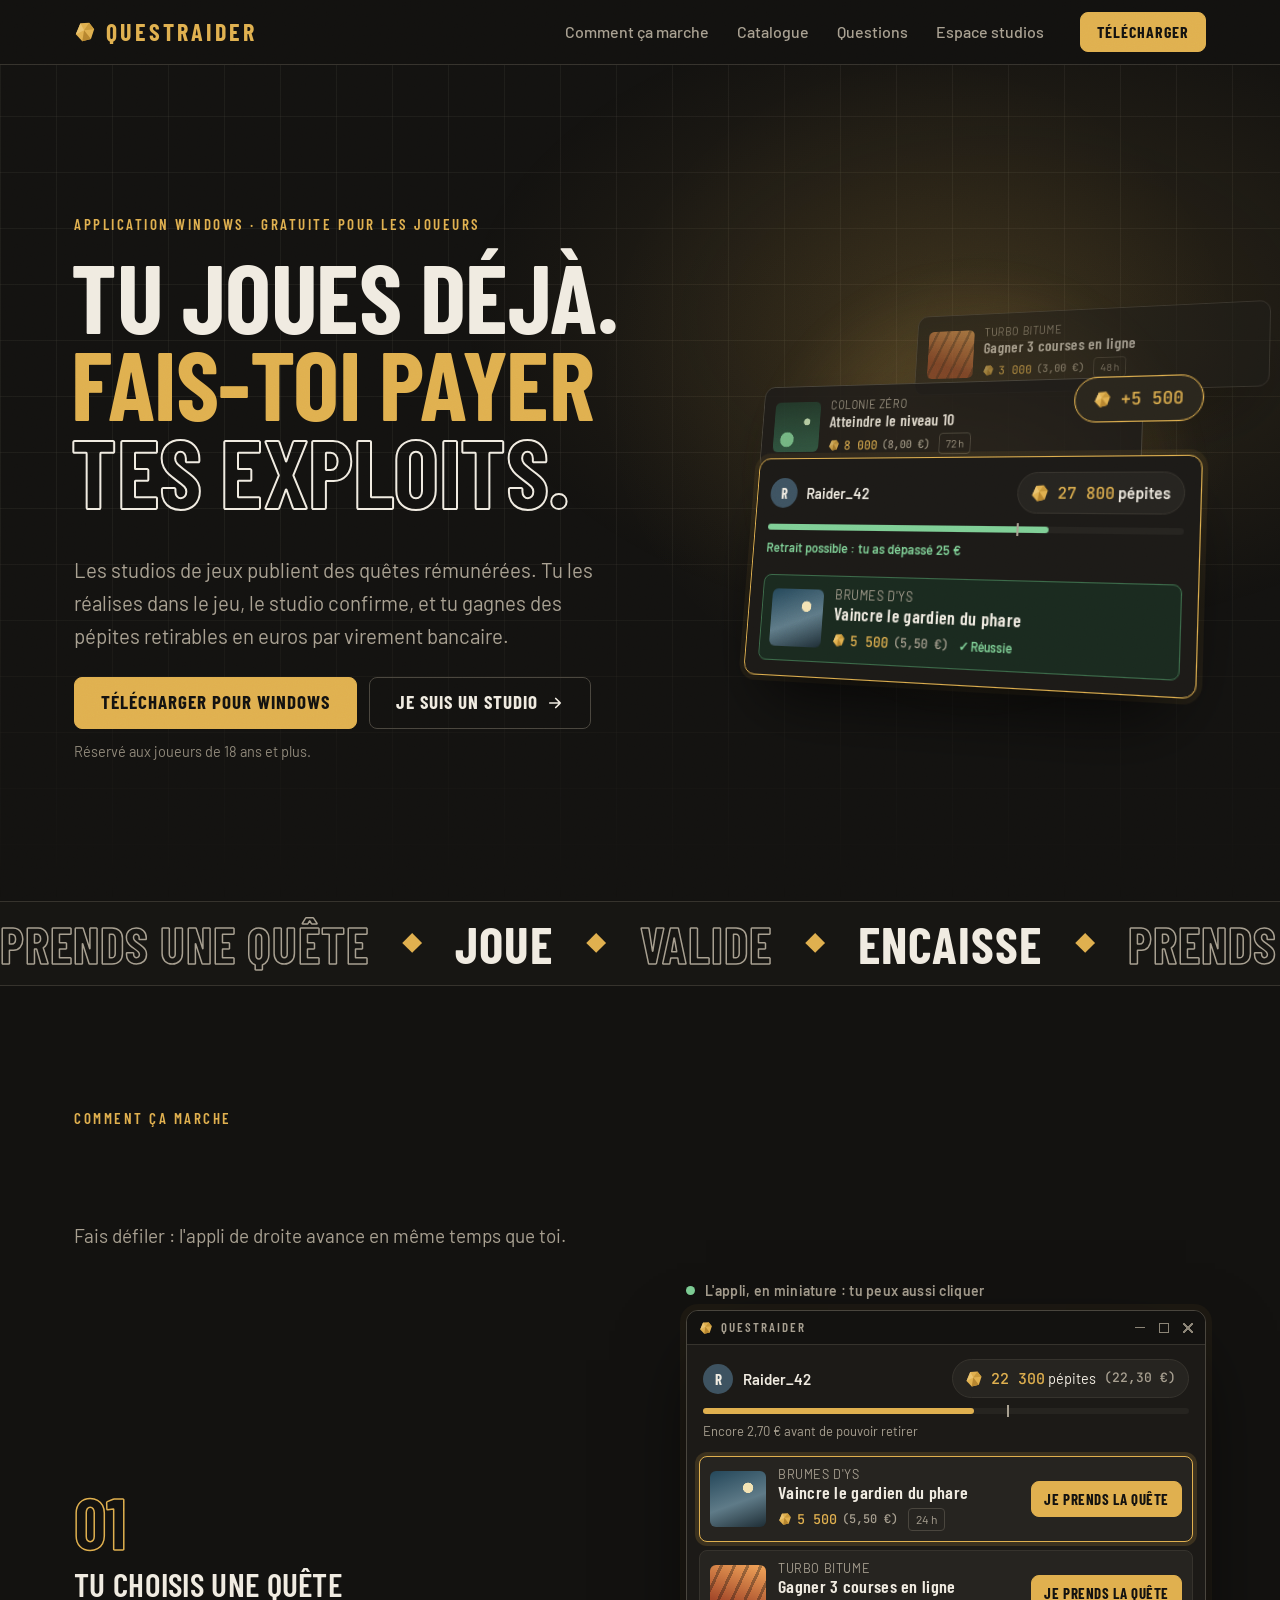
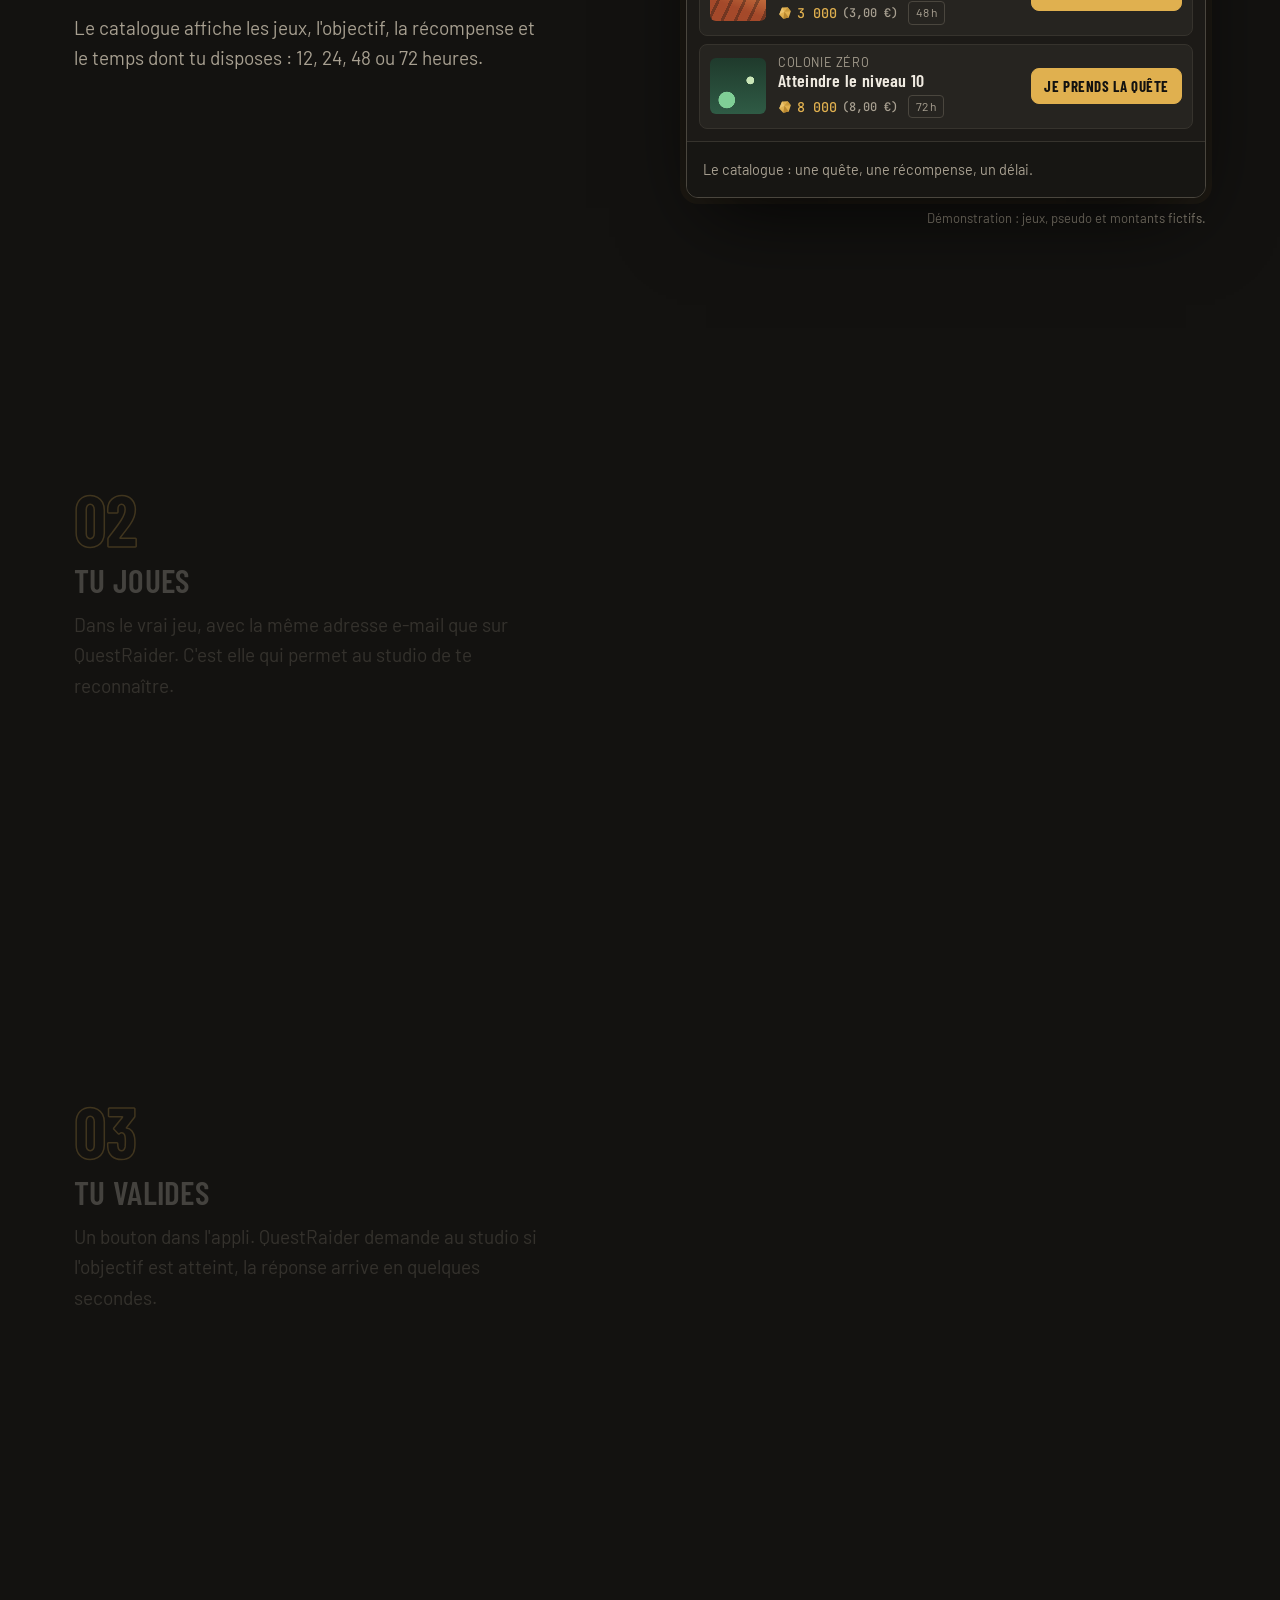
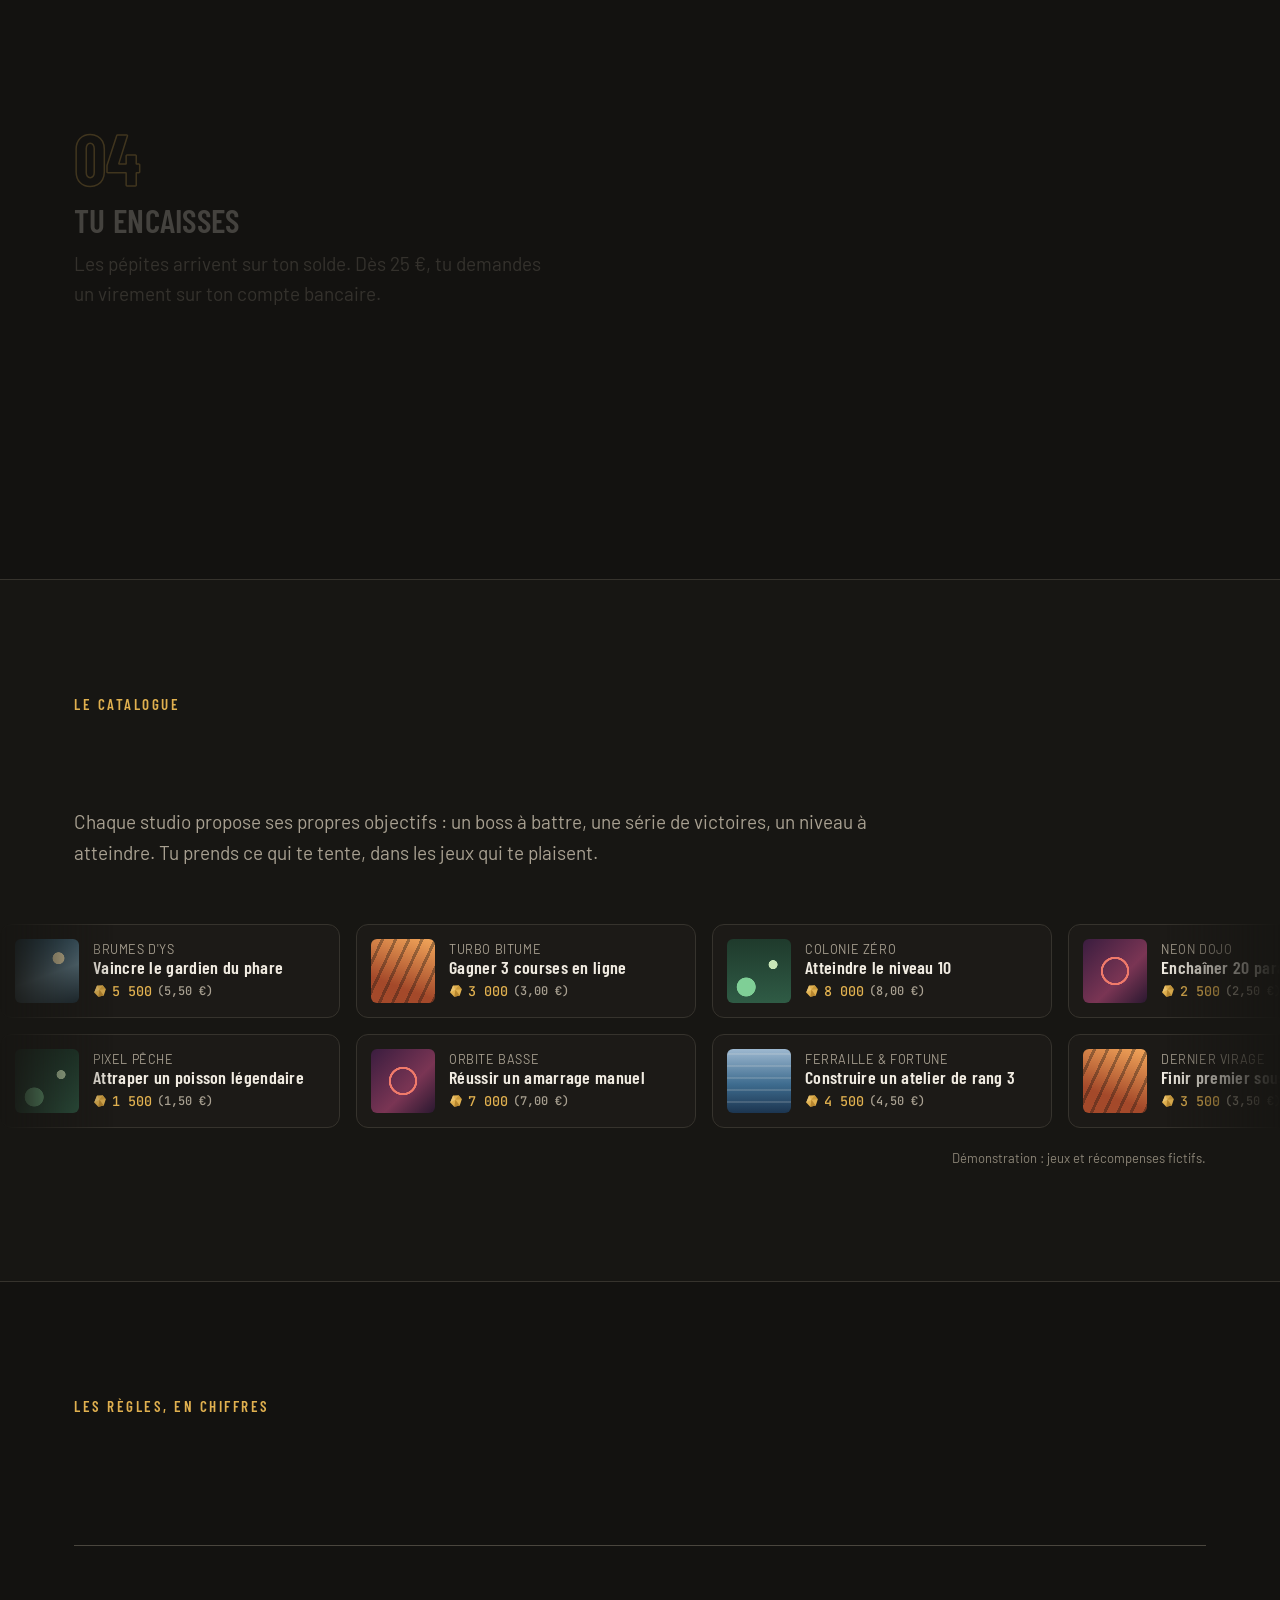
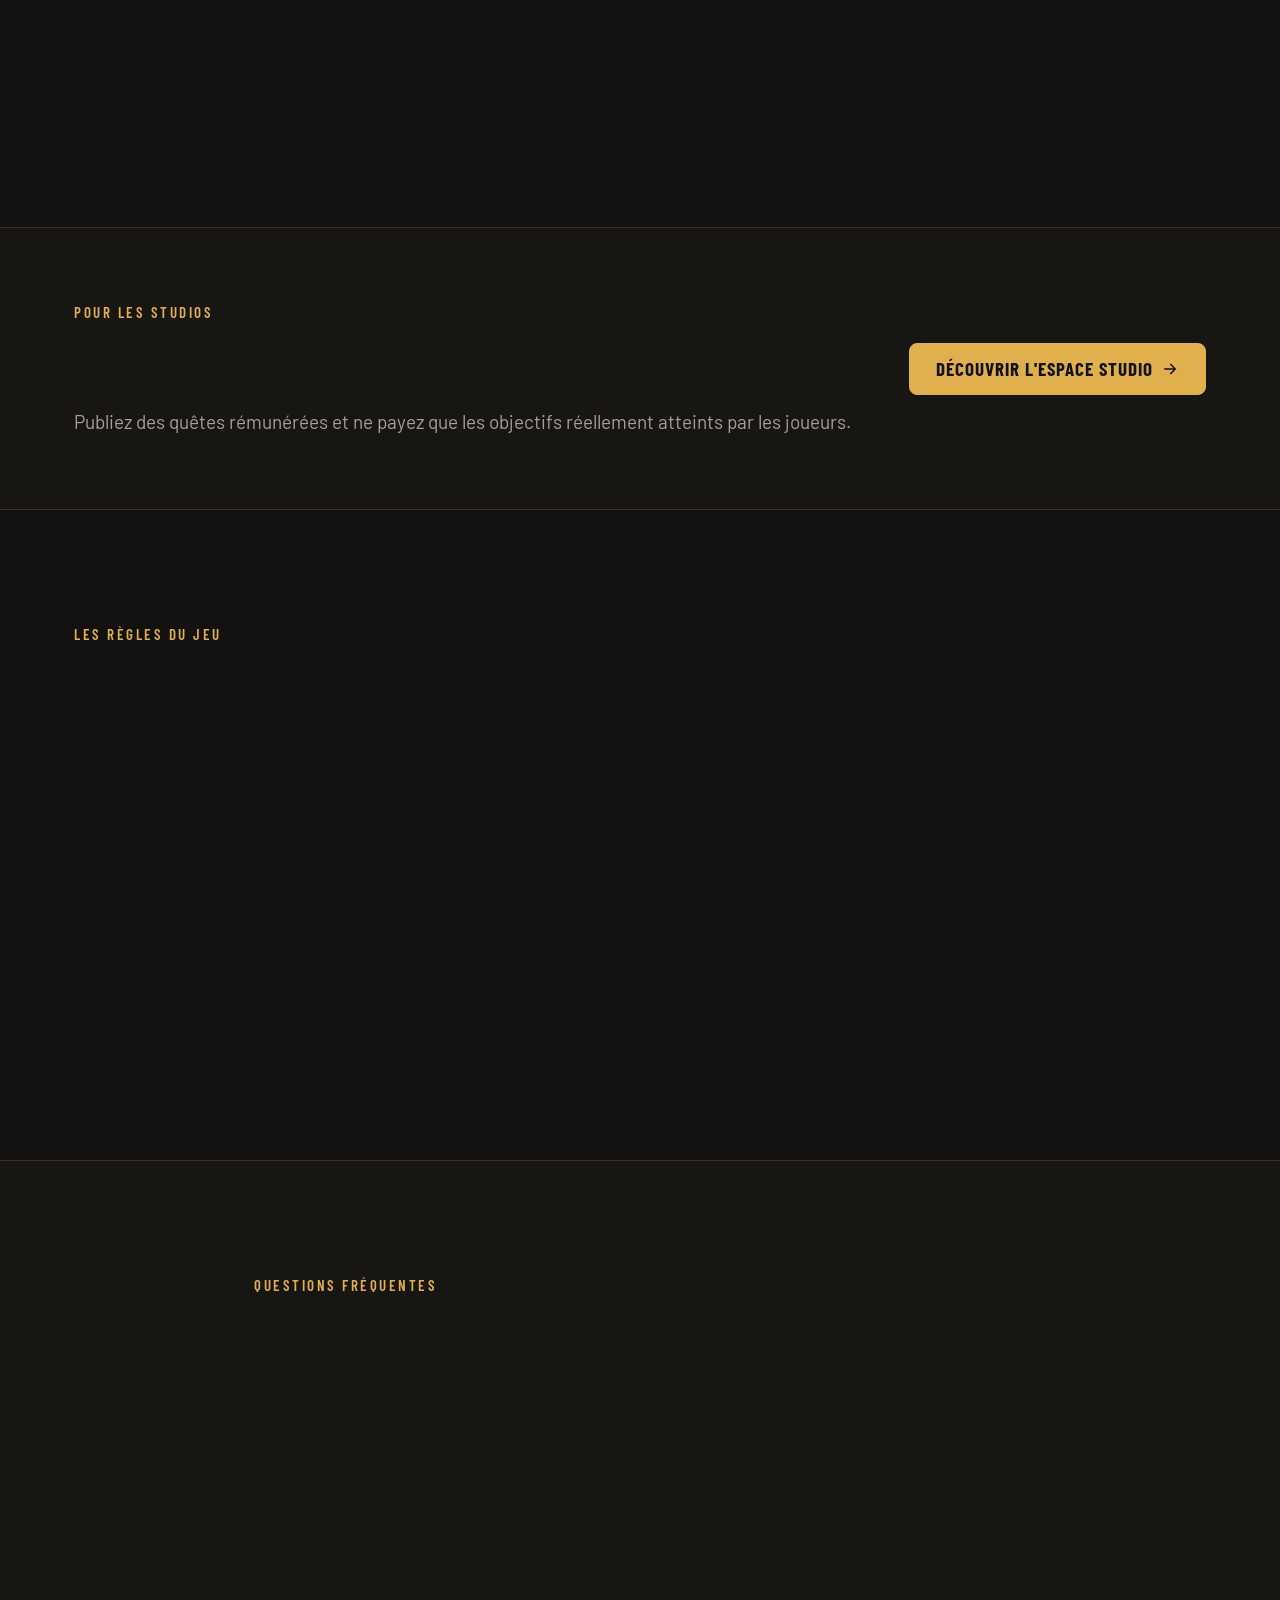
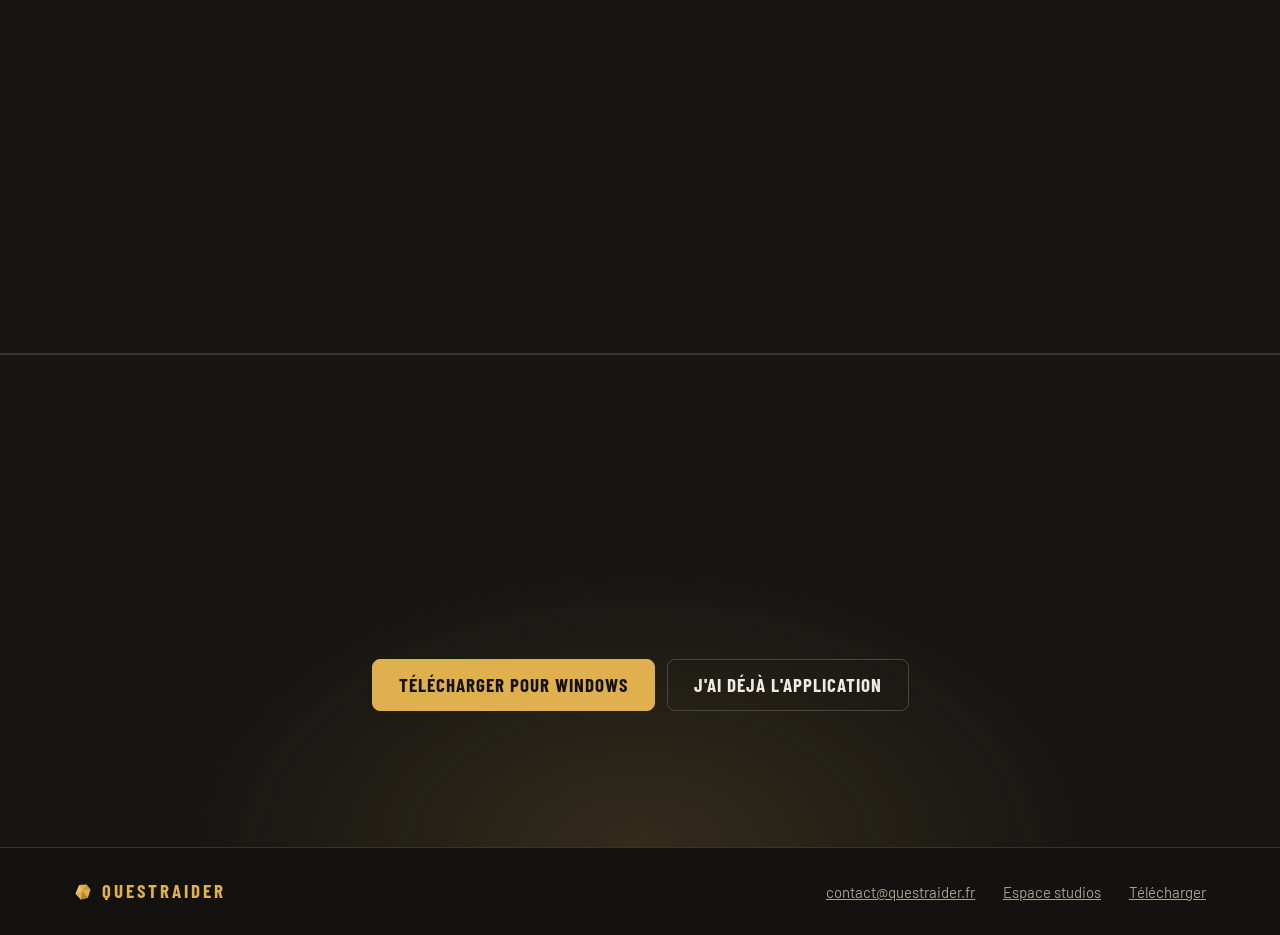
<file: index.html>
<!doctype html>
<html lang="fr">
<head>
<meta charset="utf-8">
<meta name="viewport" content="width=device-width, initial-scale=1">
<title>QuestRaider — Gagne de l'argent en jouant à tes jeux PC</title>
<meta name="description" content="Réalise des quêtes rémunérées dans tes jeux PC et gagne des pépites, retirables en euros par virement bancaire. Application Windows gratuite pour les joueurs.">
<meta name="theme-color" content="#131210">
<meta http-equiv="Content-Security-Policy" content="default-src 'self'; img-src 'self' data:; style-src 'self'; script-src 'self'; font-src 'self'; base-uri 'self'; form-action 'none'">
<link rel="canonical" href="https://questraider.fr/">
<meta property="og:type" content="website">
<meta property="og:site_name" content="QuestRaider">
<meta property="og:url" content="https://questraider.fr/">
<meta property="og:title" content="QuestRaider — Gagne de l'argent en jouant à tes jeux PC">
<meta property="og:description" content="Les studios publient des quêtes rémunérées. Tu les réalises dans le jeu, tu gagnes des pépites, tu les retires en euros.">
<meta property="og:image" content="https://questraider.fr/assets/img/partage.png">
<meta property="og:image:width" content="1200">
<meta property="og:image:height" content="630">
<meta property="og:image:alt" content="QuestRaider : des quêtes payées dans tes jeux">
<meta property="og:locale" content="fr_FR">
<meta name="twitter:card" content="summary_large_image">
<script type="application/ld+json">{"@context":"https://schema.org","@graph":[{"@type":"Organization","@id":"https://questraider.fr/#organisation","name":"QuestRaider","url":"https://questraider.fr/","logo":"https://questraider.fr/assets/img/logo.png","email":"contact@questraider.fr"},{"@type":"WebSite","@id":"https://questraider.fr/#site","url":"https://questraider.fr/","name":"QuestRaider","inLanguage":"fr-FR","publisher":{"@id":"https://questraider.fr/#organisation"}},{"@type":"SoftwareApplication","name":"QuestRaider","description":"Application qui permet de réaliser des quêtes rémunérées dans des jeux vidéo et de retirer ses gains en euros.","operatingSystem":"Windows","applicationCategory":"GameApplication","downloadUrl":"https://questraider.fr/telecharger/","offers":{"@type":"Offer","price":"0","priceCurrency":"EUR"},"publisher":{"@id":"https://questraider.fr/#organisation"}},{"@type":"FAQPage","mainEntity":[{"@type":"Question","name":"C'est quoi, une pépite ?","acceptedAnswer":{"@type":"Answer","text":"C'est l'unité de compte de QuestRaider. 1 000 pépites valent 1 €. L'appli affiche toujours les deux : « 27 300 pépites (27,30 €) »."}},{"@type":"Question","name":"Comment je récupère mon argent ?","acceptedAnswer":{"@type":"Answer","text":"Dès que ton solde atteint 25 €, tu demandes un retrait dans l'appli. Tu indiques ton identité et ton IBAN, tu déposes une pièce d'identité, et l'équipe fait le virement sur ton compte bancaire."}},{"@type":"Question","name":"Qui peut s'inscrire comme joueur ?","acceptedAnswer":{"@type":"Answer","text":"Toute personne de 18 ans ou plus, avec un PC sous Windows (64 bits)."}},{"@type":"Question","name":"Comment QuestRaider sait que j'ai réussi ?","acceptedAnswer":{"@type":"Answer","text":"Il le demande au serveur du jeu, qui te reconnaît grâce à ton adresse e-mail. Utilise donc la même adresse sur QuestRaider et sur ton compte de jeu."}},{"@type":"Question","name":"Et si le jeu dit que ce n'est pas encore réussi ?","acceptedAnswer":{"@type":"Answer","text":"Tu gardes ta place. Tu peux revalider 5 minutes plus tard, tant que le délai de la quête n'est pas écoulé. Passé ce délai, la place est libérée."}},{"@type":"Question","name":"Est-ce que c'est gratuit ?","acceptedAnswer":{"@type":"Answer","text":"Oui. L'application est gratuite pour les joueurs : ce sont les studios qui financent les récompenses des quêtes."}}]}]}</script>
<link rel="icon" href="/favicon.svg" type="image/svg+xml">
<link rel="preload" href="/assets/fonts/barlow-condensed-latin-700-normal.woff2" as="font" type="font/woff2" crossorigin>
<link rel="stylesheet" href="/assets/css/style.css?v=993a941902">
<script src="/assets/js/main.js?v=88662238d5" defer></script>
<script src="/assets/js/fx.js?v=7b58a23a47" defer></script>
</head>
<body>
<a class="skip" href="#contenu">Aller au contenu</a>

<svg width="0" height="0" class="defs" aria-hidden="true" focusable="false">
  <symbol id="pepite" viewBox="0 0 24 24">
    <path d="M7 2.5 16.5 2 22 9l-3.5 10.5L9 22 2 14.5z" fill="#E0B04F"/>
    <path d="M7 2.5 11 10 2 14.5z" fill="#EAC36F"/>
    <path d="M11 10 16.5 2 22 9z" fill="#C9993B"/>
    <path d="M11 10 9 22l9.5-2.5z" fill="#B7862F"/>
  </symbol>
  <symbol id="check" viewBox="0 0 24 24"><path d="m5 12.5 4.5 4.5L19 7.5" fill="none" stroke="currentColor" stroke-width="2.6" stroke-linecap="round" stroke-linejoin="round"/></symbol>
  <symbol id="fleche" viewBox="0 0 24 24"><path d="M5 12h14m-6-6 6 6-6 6" fill="none" stroke="currentColor" stroke-width="2.2" stroke-linecap="round" stroke-linejoin="round"/></symbol>
</svg>

<header class="nav" id="haut">
  <div class="wrap nav__in">
    <a class="logo" href="#haut" aria-label="QuestRaider, haut de page"><svg width="22" height="22" aria-hidden="true"><use href="#pepite"/></svg>QuestRaider</a>
    <nav aria-label="Sections de la page">
      <ul class="nav__links">
        <li><a href="#joueurs">Comment ça marche</a></li>
        <li><a href="#catalogue">Catalogue</a></li>
        <li><a href="#questions">Questions</a></li>
        <li><a href="/studios/">Espace studios</a></li>
      </ul>
    </nav>
    <a class="btn btn--s" href="/telecharger/">Télécharger</a>
  </div>
</header>

<main id="contenu">

<!-- ───────────── Ouverture ───────────── -->
<section class="vitrine">
  <div class="hero__grid" aria-hidden="true"></div>
  <ul class="bulles" aria-hidden="true">
    <li><svg width="14" height="14"><use href="#pepite"/></svg>+5 500 <small>Brumes d'Ys</small></li>
    <li><svg width="14" height="14"><use href="#pepite"/></svg>+3 000 <small>Turbo Bitume</small></li>
    <li><svg width="14" height="14"><use href="#pepite"/></svg>+8 000 <small>Colonie Zéro</small></li>
    <li><svg width="14" height="14"><use href="#pepite"/></svg>+2 500 <small>Neon Dojo</small></li>
    <li><svg width="14" height="14"><use href="#pepite"/></svg>+6 000 <small>Les Sept Ports</small></li>
  </ul>
  <div class="wrap">
    <p class="kicker">Application Windows · gratuite pour les joueurs</p>
    <h1 class="titre">
      <span class="ligne l0"><span>Tu joues déjà.</span></span>
      <span class="ligne ligne--or l1"><span>Fais-toi payer</span></span>
      <span class="ligne ligne--trait l2"><span>tes exploits.</span></span>
    </h1>
    <div class="vitrine__bas">
      <div>
        <p class="lead">Les studios de jeux publient des quêtes rémunérées. Tu les réalises dans le jeu, le studio confirme, et tu gagnes des pépites retirables en euros par virement bancaire.</p>
        <div class="cta">
          <a class="btn" data-aimant href="/telecharger/">Télécharger pour Windows</a>
          <a class="btn btn--ghost" href="/studios/">Je suis un studio <svg width="18" height="18" aria-hidden="true"><use href="#fleche"/></svg></a>
        </div>
        <p class="small">Réservé aux joueurs de 18 ans et plus.</p>
      </div>
    </div>
    <div class="scene" aria-hidden="true">
      <div class="scene__plan">
        <div class="plaque plaque--fond"><div class="quete"><div class="quete__art quete__art--b"></div><div class="quete__txt"><p class="quete__jeu">Turbo Bitume</p><p class="quete__nom">Gagner 3 courses en ligne</p><p class="quete__meta"><span class="gain"><svg width="14" height="14"><use href="#pepite"/></svg>3 000 <small>(3,00 €)</small></span><span class="quete__delai">48 h</span></p></div></div></div>
        <div class="plaque plaque--milieu"><div class="quete"><div class="quete__art quete__art--c"></div><div class="quete__txt"><p class="quete__jeu">Colonie Zéro</p><p class="quete__nom">Atteindre le niveau 10</p><p class="quete__meta"><span class="gain"><svg width="14" height="14"><use href="#pepite"/></svg>8 000 <small>(8,00 €)</small></span><span class="quete__delai">72 h</span></p></div></div></div>
        <div class="plaque plaque--avant">
          <div class="plaque__tete"><span class="avatar">R</span><span>Raider_42</span><span class="solde"><svg width="18" height="18"><use href="#pepite"/></svg><span class="solde__n"><b>27 800</b> pépites</span></span></div>
          <div class="seuil is-ok"><div class="seuil__bar"><span class="plein"></span><i></i></div><p class="seuil__txt">Retrait possible : tu as dépassé 25 €</p></div>
          <div class="quete" data-etat="reussie"><div class="quete__art quete__art--a"></div><div class="quete__txt"><p class="quete__jeu">Brumes d'Ys</p><p class="quete__nom">Vaincre le gardien du phare</p><p class="quete__meta"><span class="gain"><svg width="14" height="14"><use href="#pepite"/></svg>5 500 <small>(5,50 €)</small></span><span class="quete__etat">✓ Réussie</span></p></div></div>
        </div>
        <div class="plaque plaque--jeton"><svg width="16" height="16"><use href="#pepite"/></svg>+5 500</div>
      </div>
    </div>
  </div>
</section>

<div class="defile" aria-hidden="true">
  <div class="defile__piste">
    <span>Prends une quête</span><i></i><span>Joue</span><i></i><span>Valide</span><i></i><span>Encaisse</span><i></i>
    <span>Prends une quête</span><i></i><span>Joue</span><i></i><span>Valide</span><i></i><span>Encaisse</span><i></i>
  </div>
</div>

<!-- ───────────── Récit : l'appli suit le défilement (aperçu 1) ───────────── -->
<section class="story" id="joueurs">
  <div class="wrap">
    <div class="story__tete">
      <p class="kicker">Comment ça marche</p>
      <h2 data-split>Quatre étapes, pas une de plus.</h2>
      <p class="chapo">Fais défiler : l'appli de droite avance en même temps que toi.</p>
    </div>
    <div class="story__in">
      <div class="story__pas">
        <article class="pas is-actif">
          <span class="pas__n" aria-hidden="true">01</span>
          <h3>Tu choisis une quête</h3>
          <p>Le catalogue affiche les jeux, l'objectif, la récompense et le temps dont tu disposes : 12, 24, 48 ou 72 heures.</p>
        </article>
        <article class="pas">
          <span class="pas__n" aria-hidden="true">02</span>
          <h3>Tu joues</h3>
          <p>Dans le vrai jeu, avec la même adresse e-mail que sur QuestRaider. C'est elle qui permet au studio de te reconnaître.</p>
        </article>
        <article class="pas">
          <span class="pas__n" aria-hidden="true">03</span>
          <h3>Tu valides</h3>
          <p>Un bouton dans l'appli. QuestRaider demande au studio si l'objectif est atteint, la réponse arrive en quelques secondes.</p>
        </article>
        <article class="pas">
          <span class="pas__n" aria-hidden="true">04</span>
          <h3>Tu encaisses</h3>
          <p>Les pépites arrivent sur ton solde. Dès 25 €, tu demandes un virement sur ton compte bancaire.</p>
        </article>
      </div>
      <div class="story__panneau">
        <div class="story__colle">
          <p class="demo-tag"><span class="pulse" aria-hidden="true"></span>L'appli, en miniature : tu peux aussi cliquer</p>
          <div class="app" id="demo-joueur">
        <div class="app__bar" aria-hidden="true">
          <span class="app__title"><svg width="14" height="14"><use href="#pepite"/></svg>QuestRaider</span>
          <span class="app__win"><i></i><i></i><i></i></span>
        </div>
        <div class="app__top">
          <div class="app__who"><span class="avatar" aria-hidden="true">R</span><span>Raider_42</span></div>
          <div class="solde" id="solde">
            <svg width="18" height="18" aria-hidden="true"><use href="#pepite"/></svg>
            <span class="solde__n"><b id="solde-pepites">22 300</b> pépites</span>
            <span class="solde__e" id="solde-euros">(22,30 €)</span>
          </div>
        </div>
        <div class="seuil">
          <div class="seuil__bar"><span id="seuil-fill"></span><i aria-hidden="true"></i></div>
          <p class="seuil__txt" id="seuil-txt">Encore 2,70 € avant de pouvoir retirer</p>
        </div>
        <ul class="quetes" id="quetes">
          <li class="quete" data-pepites="5500" data-etat="libre">
            <div class="quete__art quete__art--a" aria-hidden="true"></div>
            <div class="quete__txt">
              <p class="quete__jeu">Brumes d'Ys</p>
              <p class="quete__nom">Vaincre le gardien du phare</p>
              <p class="quete__meta"><span class="gain"><svg width="14" height="14" aria-hidden="true"><use href="#pepite"/></svg>5 500 <small>(5,50 €)</small></span><span class="quete__delai">24 h</span><span class="quete__etat"></span></p>
            </div>
            <button class="btn btn--xs quete__btn" type="button">Je prends la quête</button>
          </li>
          <li class="quete" data-pepites="3000" data-etat="libre">
            <div class="quete__art quete__art--b" aria-hidden="true"></div>
            <div class="quete__txt">
              <p class="quete__jeu">Turbo Bitume</p>
              <p class="quete__nom">Gagner 3 courses en ligne</p>
              <p class="quete__meta"><span class="gain"><svg width="14" height="14" aria-hidden="true"><use href="#pepite"/></svg>3 000 <small>(3,00 €)</small></span><span class="quete__delai">48 h</span><span class="quete__etat"></span></p>
            </div>
            <button class="btn btn--xs quete__btn" type="button">Je prends la quête</button>
          </li>
          <li class="quete" data-pepites="8000" data-etat="libre">
            <div class="quete__art quete__art--c" aria-hidden="true"></div>
            <div class="quete__txt">
              <p class="quete__jeu">Colonie Zéro</p>
              <p class="quete__nom">Atteindre le niveau 10</p>
              <p class="quete__meta"><span class="gain"><svg width="14" height="14" aria-hidden="true"><use href="#pepite"/></svg>8 000 <small>(8,00 €)</small></span><span class="quete__delai">72 h</span><span class="quete__etat"></span></p>
            </div>
            <button class="btn btn--xs quete__btn" type="button">Je prends la quête</button>
          </li>
        </ul>
        <div class="app__foot">
          <p id="demo-msg" role="status" aria-live="polite">Choisis une quête pour commencer.</p>
          <button class="lien" type="button" id="demo-reset" hidden>Recommencer</button>
        </div>
      </div>
          <p class="demo-note">Démonstration : jeux, pseudo et montants fictifs.</p>
        </div>
      </div>
    </div>
  </div>
</section>

<!-- ───────────── Mur de quêtes (aperçu 2) ───────────── -->
<section class="mur" id="catalogue">
  <div class="wrap">
    <p class="kicker">Le catalogue</p>
    <h2 data-split>Des quêtes, pas des corvées.</h2>
    <p class="chapo">Chaque studio propose ses propres objectifs : un boss à battre, une série de victoires, un niveau à atteindre. Tu prends ce qui te tente, dans les jeux qui te plaisent.</p>
  </div>
  <div class="mur__rangs" aria-hidden="true">
    <ul class="mur__rang"><li class="carte"><div class="quete__art quete__art--a"></div><div><p class="quete__jeu">Brumes d'Ys</p><p class="quete__nom">Vaincre le gardien du phare</p><p class="quete__meta"><span class="gain"><svg width="14" height="14"><use href="#pepite"/></svg>5 500 <small>(5,50 €)</small></span></p></div></li><li class="carte"><div class="quete__art quete__art--b"></div><div><p class="quete__jeu">Turbo Bitume</p><p class="quete__nom">Gagner 3 courses en ligne</p><p class="quete__meta"><span class="gain"><svg width="14" height="14"><use href="#pepite"/></svg>3 000 <small>(3,00 €)</small></span></p></div></li><li class="carte"><div class="quete__art quete__art--c"></div><div><p class="quete__jeu">Colonie Zéro</p><p class="quete__nom">Atteindre le niveau 10</p><p class="quete__meta"><span class="gain"><svg width="14" height="14"><use href="#pepite"/></svg>8 000 <small>(8,00 €)</small></span></p></div></li><li class="carte"><div class="quete__art quete__art--d"></div><div><p class="quete__jeu">Neon Dojo</p><p class="quete__nom">Enchaîner 20 parades parfaites</p><p class="quete__meta"><span class="gain"><svg width="14" height="14"><use href="#pepite"/></svg>2 500 <small>(2,50 €)</small></span></p></div></li><li class="carte"><div class="quete__art quete__art--e"></div><div><p class="quete__jeu">Les Sept Ports</p><p class="quete__nom">Livrer une cargaison sans avarie</p><p class="quete__meta"><span class="gain"><svg width="14" height="14"><use href="#pepite"/></svg>6 000 <small>(6,00 €)</small></span></p></div></li><li class="carte"><div class="quete__art quete__art--f"></div><div><p class="quete__jeu">Cendres du Nord</p><p class="quete__nom">Survivre trois nuits</p><p class="quete__meta"><span class="gain"><svg width="14" height="14"><use href="#pepite"/></svg>4 000 <small>(4,00 €)</small></span></p></div></li><li class="carte"><div class="quete__art quete__art--a"></div><div><p class="quete__jeu">Brumes d'Ys</p><p class="quete__nom">Vaincre le gardien du phare</p><p class="quete__meta"><span class="gain"><svg width="14" height="14"><use href="#pepite"/></svg>5 500 <small>(5,50 €)</small></span></p></div></li><li class="carte"><div class="quete__art quete__art--b"></div><div><p class="quete__jeu">Turbo Bitume</p><p class="quete__nom">Gagner 3 courses en ligne</p><p class="quete__meta"><span class="gain"><svg width="14" height="14"><use href="#pepite"/></svg>3 000 <small>(3,00 €)</small></span></p></div></li><li class="carte"><div class="quete__art quete__art--c"></div><div><p class="quete__jeu">Colonie Zéro</p><p class="quete__nom">Atteindre le niveau 10</p><p class="quete__meta"><span class="gain"><svg width="14" height="14"><use href="#pepite"/></svg>8 000 <small>(8,00 €)</small></span></p></div></li><li class="carte"><div class="quete__art quete__art--d"></div><div><p class="quete__jeu">Neon Dojo</p><p class="quete__nom">Enchaîner 20 parades parfaites</p><p class="quete__meta"><span class="gain"><svg width="14" height="14"><use href="#pepite"/></svg>2 500 <small>(2,50 €)</small></span></p></div></li><li class="carte"><div class="quete__art quete__art--e"></div><div><p class="quete__jeu">Les Sept Ports</p><p class="quete__nom">Livrer une cargaison sans avarie</p><p class="quete__meta"><span class="gain"><svg width="14" height="14"><use href="#pepite"/></svg>6 000 <small>(6,00 €)</small></span></p></div></li><li class="carte"><div class="quete__art quete__art--f"></div><div><p class="quete__jeu">Cendres du Nord</p><p class="quete__nom">Survivre trois nuits</p><p class="quete__meta"><span class="gain"><svg width="14" height="14"><use href="#pepite"/></svg>4 000 <small>(4,00 €)</small></span></p></div></li></ul>
    <ul class="mur__rang mur__rang--inverse"><li class="carte"><div class="quete__art quete__art--c"></div><div><p class="quete__jeu">Pixel Pêche</p><p class="quete__nom">Attraper un poisson légendaire</p><p class="quete__meta"><span class="gain"><svg width="14" height="14"><use href="#pepite"/></svg>1 500 <small>(1,50 €)</small></span></p></div></li><li class="carte"><div class="quete__art quete__art--d"></div><div><p class="quete__jeu">Orbite Basse</p><p class="quete__nom">Réussir un amarrage manuel</p><p class="quete__meta"><span class="gain"><svg width="14" height="14"><use href="#pepite"/></svg>7 000 <small>(7,00 €)</small></span></p></div></li><li class="carte"><div class="quete__art quete__art--e"></div><div><p class="quete__jeu">Ferraille &amp; Fortune</p><p class="quete__nom">Construire un atelier de rang 3</p><p class="quete__meta"><span class="gain"><svg width="14" height="14"><use href="#pepite"/></svg>4 500 <small>(4,50 €)</small></span></p></div></li><li class="carte"><div class="quete__art quete__art--b"></div><div><p class="quete__jeu">Dernier Virage</p><p class="quete__nom">Finir premier sous la pluie</p><p class="quete__meta"><span class="gain"><svg width="14" height="14"><use href="#pepite"/></svg>3 500 <small>(3,50 €)</small></span></p></div></li><li class="carte"><div class="quete__art quete__art--a"></div><div><p class="quete__jeu">Marée Haute</p><p class="quete__nom">Explorer la grotte engloutie</p><p class="quete__meta"><span class="gain"><svg width="14" height="14"><use href="#pepite"/></svg>5 000 <small>(5,00 €)</small></span></p></div></li><li class="carte"><div class="quete__art quete__art--f"></div><div><p class="quete__jeu">Les Veilleurs</p><p class="quete__nom">Terminer un raid à quatre</p><p class="quete__meta"><span class="gain"><svg width="14" height="14"><use href="#pepite"/></svg>9 000 <small>(9,00 €)</small></span></p></div></li><li class="carte"><div class="quete__art quete__art--c"></div><div><p class="quete__jeu">Pixel Pêche</p><p class="quete__nom">Attraper un poisson légendaire</p><p class="quete__meta"><span class="gain"><svg width="14" height="14"><use href="#pepite"/></svg>1 500 <small>(1,50 €)</small></span></p></div></li><li class="carte"><div class="quete__art quete__art--d"></div><div><p class="quete__jeu">Orbite Basse</p><p class="quete__nom">Réussir un amarrage manuel</p><p class="quete__meta"><span class="gain"><svg width="14" height="14"><use href="#pepite"/></svg>7 000 <small>(7,00 €)</small></span></p></div></li><li class="carte"><div class="quete__art quete__art--e"></div><div><p class="quete__jeu">Ferraille &amp; Fortune</p><p class="quete__nom">Construire un atelier de rang 3</p><p class="quete__meta"><span class="gain"><svg width="14" height="14"><use href="#pepite"/></svg>4 500 <small>(4,50 €)</small></span></p></div></li><li class="carte"><div class="quete__art quete__art--b"></div><div><p class="quete__jeu">Dernier Virage</p><p class="quete__nom">Finir premier sous la pluie</p><p class="quete__meta"><span class="gain"><svg width="14" height="14"><use href="#pepite"/></svg>3 500 <small>(3,50 €)</small></span></p></div></li><li class="carte"><div class="quete__art quete__art--a"></div><div><p class="quete__jeu">Marée Haute</p><p class="quete__nom">Explorer la grotte engloutie</p><p class="quete__meta"><span class="gain"><svg width="14" height="14"><use href="#pepite"/></svg>5 000 <small>(5,00 €)</small></span></p></div></li><li class="carte"><div class="quete__art quete__art--f"></div><div><p class="quete__jeu">Les Veilleurs</p><p class="quete__nom">Terminer un raid à quatre</p><p class="quete__meta"><span class="gain"><svg width="14" height="14"><use href="#pepite"/></svg>9 000 <small>(9,00 €)</small></span></p></div></li></ul>
  </div>
  <div class="wrap"><p class="demo-note">Démonstration : jeux et récompenses fictifs.</p></div>
</section>

<!-- ───────────── Grands chiffres ───────────── -->
<section class="bloc" id="chiffres">
  <div class="wrap">
    <p class="kicker">Les règles, en chiffres</p>
    <h2 data-split>Des pépites qui valent de vrais euros.</h2>
    <ul class="chiffres">
      <li class="chiffre" data-entree><b><span data-count="1000">1 000</span></b><span>pépites valent 1 €, toujours</span></li>
      <li class="chiffre" data-entree><b><span data-count="25">25</span><small>€</small></b><span>suffisent pour demander un retrait</span></li>
      <li class="chiffre" data-entree><b><span data-count="3">3</span></b><span>quêtes en cours en même temps</span></li>
      <li class="chiffre" data-entree><b><span data-count="72">72</span><small>h</small></b><span>au plus pour terminer une quête</span></li>
    </ul>
  </div>
</section>

<!-- ───────────── Renvoi vers la landing studios ───────────── -->
<section class="bande" id="studios">
  <div class="wrap bande__in">
    <div>
      <p class="kicker">Pour les studios</p>
      <h2 data-split>Vous éditez un jeu ?</h2>
      <p class="chapo">Publiez des quêtes rémunérées et ne payez que les objectifs réellement atteints par les joueurs.</p>
    </div>
    <a class="btn" data-aimant href="/studios/">Découvrir l'espace Studio <svg width="18" height="18" aria-hidden="true"><use href="#fleche"/></svg></a>
  </div>
</section>

<!-- ───────────── Confiance ───────────── -->
<section class="bloc" id="confiance">
  <div class="wrap">
    <p class="kicker">Les règles du jeu</p>
    <h2 data-split>Chacun sait à quoi s'en tenir.</h2>
    <ul class="regles">
      <li data-halo><svg width="20" height="20" aria-hidden="true"><use href="#check"/></svg><div><h3>Des studios vérifiés</h3><p>Chaque studio et chaque jeu est contrôlé par l'équipe avant d'apparaître dans le catalogue.</p></div></li>
      <li data-halo><svg width="20" height="20" aria-hidden="true"><use href="#check"/></svg><div><h3>Un budget réservé d'avance</h3><p>La récompense d'une quête est bloquée dès sa publication : une place prise est une place payable.</p></div></li>
      <li data-halo><svg width="20" height="20" aria-hidden="true"><use href="#check"/></svg><div><h3>Ton e-mail, avec ton accord</h3><p>Il n'est transmis au studio que si tu l'acceptes, pour vérifier tes quêtes. Tu peux retirer cet accord.</p></div></li>
      <li data-halo><svg width="20" height="20" aria-hidden="true"><use href="#check"/></svg><div><h3>Une quête, une fois</h3><p>Chaque quête se réussit une seule fois par joueur. Les connexions par VPN sont refusées.</p></div></li>
    </ul>
  </div>
</section>

<!-- ───────────── Questions ───────────── -->
<section class="bloc bloc--scene" id="questions">
  <div class="wrap wrap--etroit">
    <p class="kicker">Questions fréquentes</p>
    <h2 data-split>Ce qu'on nous demande.</h2>
    <div class="faq">
      <details>
        <summary>C'est quoi, une pépite ?</summary>
        <p>C'est l'unité de compte de QuestRaider. 1 000 pépites valent 1 €. L'appli affiche toujours les deux : « 27 300 pépites (27,30 €) ».</p>
      </details>
      <details>
        <summary>Comment je récupère mon argent ?</summary>
        <p>Dès que ton solde atteint 25 €, tu demandes un retrait dans l'appli. Tu indiques ton identité et ton IBAN, tu déposes une pièce d'identité, et l'équipe fait le virement sur ton compte bancaire.</p>
      </details>
      <details>
        <summary>Qui peut s'inscrire comme joueur ?</summary>
        <p>Toute personne de 18 ans ou plus, avec un PC sous Windows (64 bits).</p>
      </details>
      <details>
        <summary>Comment QuestRaider sait que j'ai réussi ?</summary>
        <p>Il le demande au serveur du jeu, qui te reconnaît grâce à ton adresse e-mail. Utilise donc la même adresse sur QuestRaider et sur ton compte de jeu.</p>
      </details>
      <details>
        <summary>Et si le jeu dit que ce n'est pas encore réussi ?</summary>
        <p>Tu gardes ta place. Tu peux revalider 5 minutes plus tard, tant que le délai de la quête n'est pas écoulé. Passé ce délai, la place est libérée.</p>
      </details>
      <details>
        <summary>Est-ce que c'est gratuit ?</summary>
        <p>Oui. L'application est gratuite pour les joueurs : ce sont les studios qui financent les récompenses des quêtes.</p>
      </details>
    </div>
  </div>
</section>

<!-- ───────────── Appel final ───────────── -->
<section class="fin fin--xl">
  <div class="wrap fin__in">
    <h2 data-split>La prochaine quête<br>t'attend.</h2>
    <div class="cta cta--centre">
      <a class="btn" data-aimant href="/telecharger/">Télécharger pour Windows</a>
      <a class="btn btn--ghost" href="/ouvrir/">J'ai déjà l'application</a>
    </div>
  </div>
</section>

</main>

<footer class="pied">
  <div class="wrap pied__in">
    <span class="logo logo--s"><svg width="18" height="18" aria-hidden="true"><use href="#pepite"/></svg>QuestRaider</span>
    <a href="mailto:contact@questraider.fr">contact@questraider.fr</a>
    <a href="/studios/">Espace studios</a>
    <a href="/telecharger/">Télécharger</a>
  </div>
</footer>
</body>
</html>
</file>
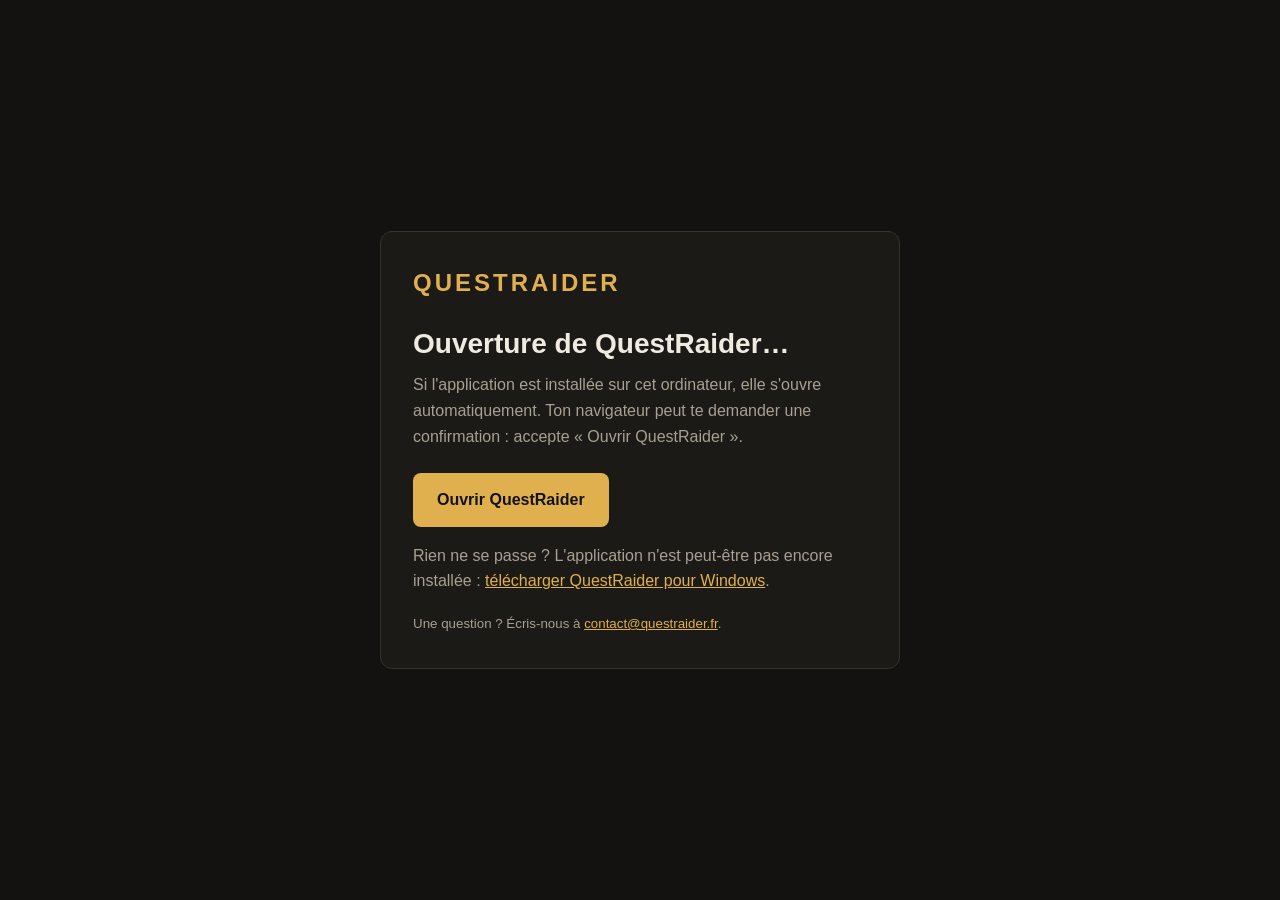
<file: ouvrir/index.html>
<!doctype html>
<html lang="fr">
<head>
<meta charset="utf-8">
<meta name="viewport" content="width=device-width, initial-scale=1">
<meta name="robots" content="noindex">
<title>Ouvrir QuestRaider</title>
<!--
  Page cible des boutons des e-mails (https://questraider.fr/ouvrir/).
  Les clients mail bloquent souvent les liens questraider:// : l'e-mail pointe donc ici (https, notre domaine),
  et cette page demande au navigateur d'ouvrir l'application installée (protocole questraider://, enregistré
  par l'installateur Windows). Aucune donnée n'est lue ni transmise ; aucun script ni police externe.
  À déposer chez Ionos : voir docs/emails-et-delivrabilite.md.
-->
<style>
  :root { --ink:#131210; --gold:#E0B04F; --gold-hover:#EAC36F; --text:#F0EBE1; --text2:#A8A091; --surface:#1C1A17; --border:#36332D; }
  * { box-sizing:border-box; }
  body { margin:0; min-height:100vh; display:flex; align-items:center; justify-content:center; padding:24px 16px;
    background:var(--ink); color:var(--text); font-family:'Barlow','Segoe UI',Helvetica,Arial,sans-serif; line-height:1.6; }
  main { width:100%; max-width:520px; background:var(--surface); border:1px solid var(--border); border-radius:12px; padding:32px; }
  .logo { font-family:'Barlow Condensed','Arial Narrow',Arial,sans-serif; font-weight:700; font-size:24px; letter-spacing:3px;
    text-transform:uppercase; color:var(--gold); margin:0 0 24px; }
  h1 { font-family:'Barlow Condensed','Arial Narrow',Arial,sans-serif; font-size:28px; line-height:1.2; margin:0 0 12px; }
  p { margin:0 0 16px; color:var(--text2); }
  .btn { display:inline-block; background:var(--gold); color:var(--ink); font-weight:700; text-decoration:none;
    padding:14px 24px; border-radius:8px; margin:8px 0 16px; }
  .btn:hover, .btn:focus-visible { background:var(--gold-hover); }
  .btn:focus-visible { outline:2px solid #fff; outline-offset:2px; }
  a { color:var(--gold); }
  small { color:var(--text2); }
</style>
</head>
<body>
<main>
  <p class="logo">QuestRaider</p>
  <h1>Ouverture de QuestRaider…</h1>
  <p>Si l'application est installée sur cet ordinateur, elle s'ouvre automatiquement. Ton navigateur peut te demander une confirmation : accepte « Ouvrir QuestRaider ».</p>
  <a class="btn" href="questraider://ouvrir" id="open">Ouvrir QuestRaider</a>
  <p>Rien ne se passe ? L'application n'est peut-être pas encore installée : <a href="/telecharger/">télécharger QuestRaider pour Windows</a>.</p>
  <small>Une question ? Écris-nous à <a href="mailto:contact@questraider.fr">contact@questraider.fr</a>.</small>
</main>
<script>
  // Tentative automatique d'ouverture de l'application (une seule fois, sans redirection en boucle).
  window.setTimeout(function () { window.location.href = "questraider://ouvrir"; }, 300);
</script>
</body>
</html>
</file>
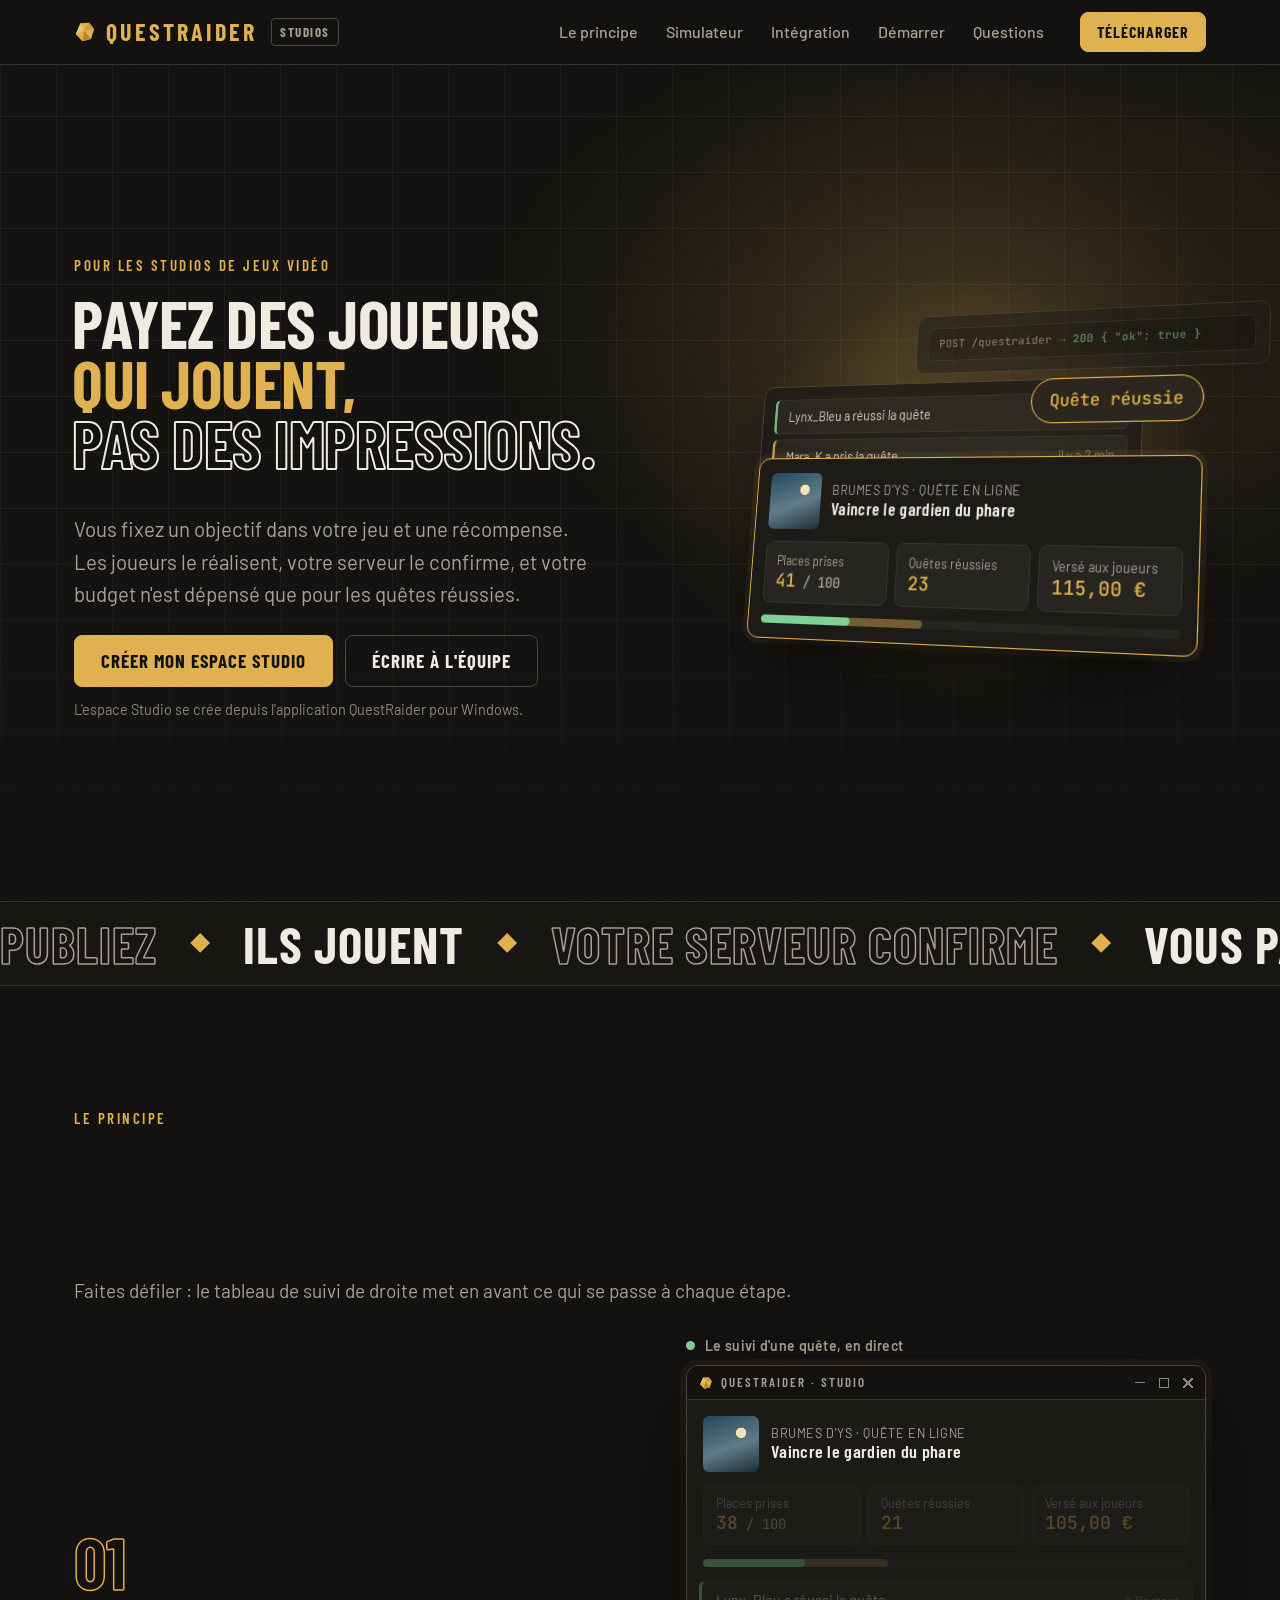
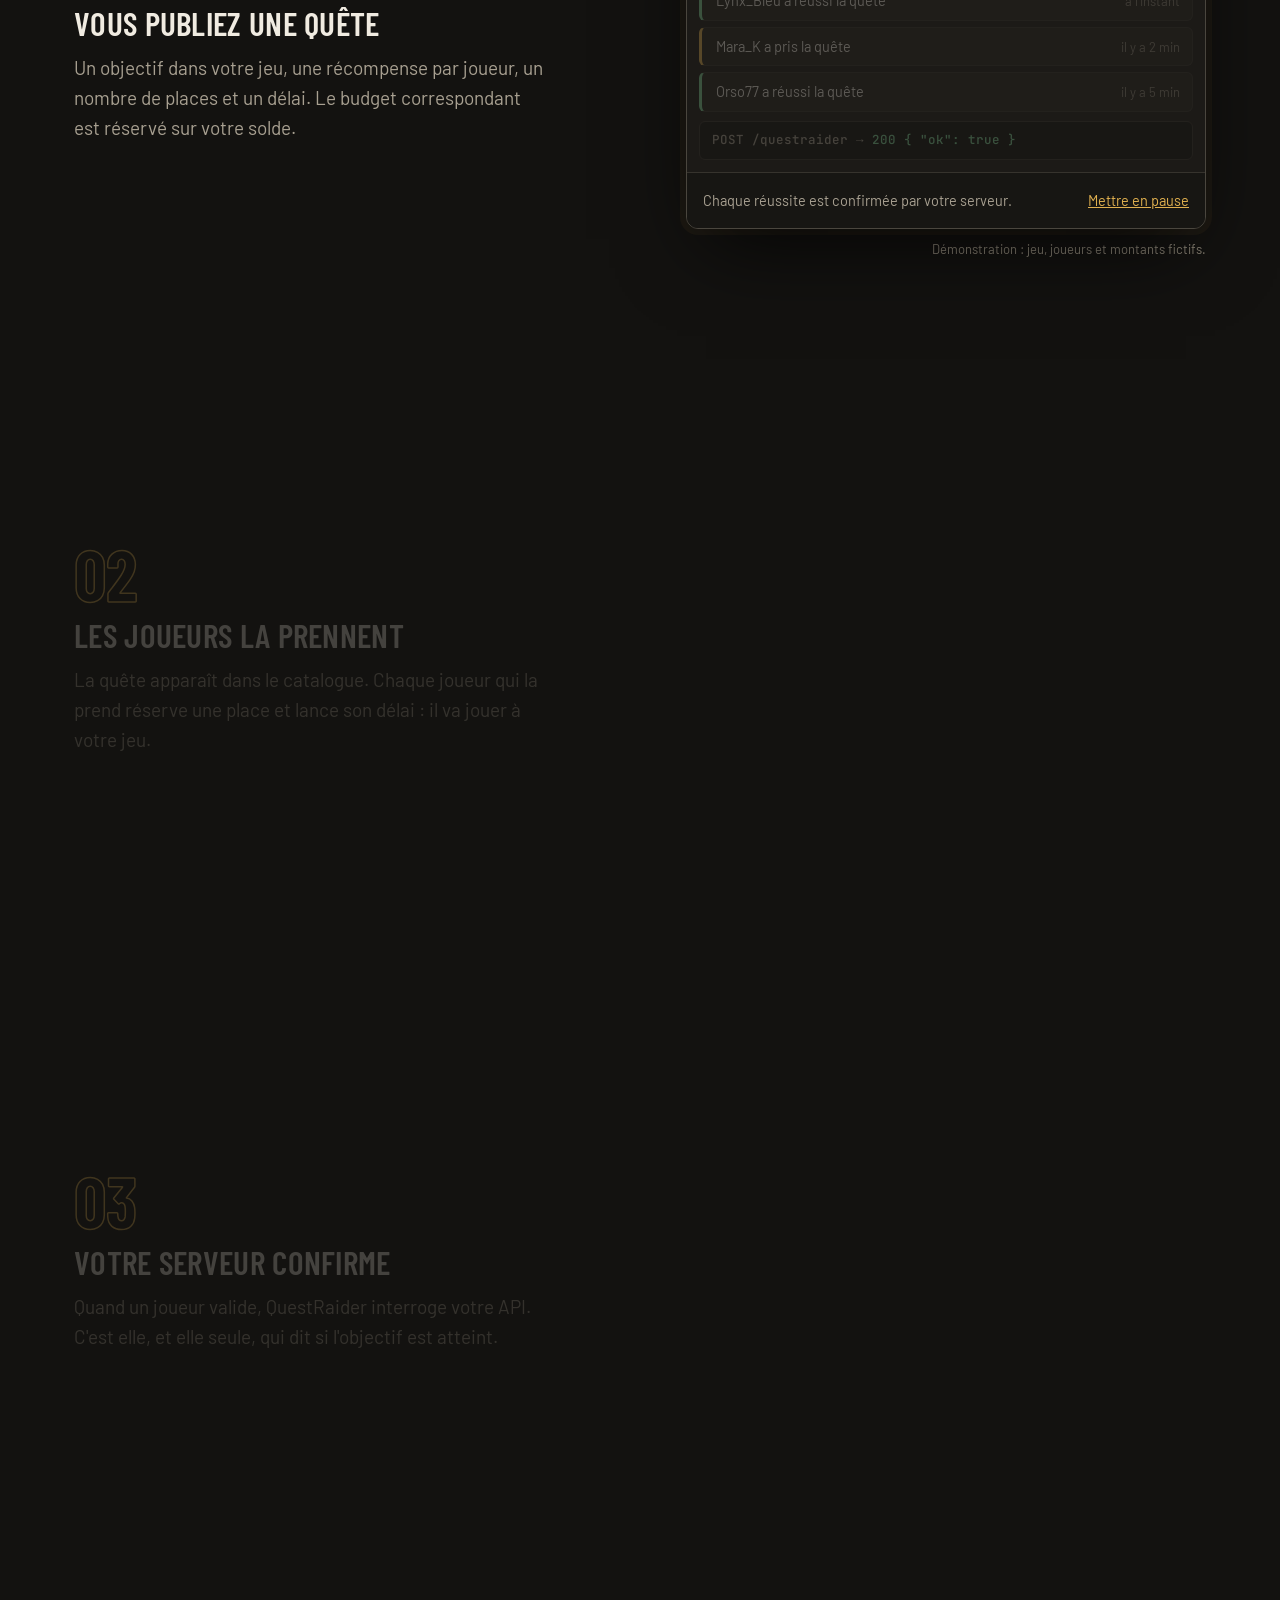
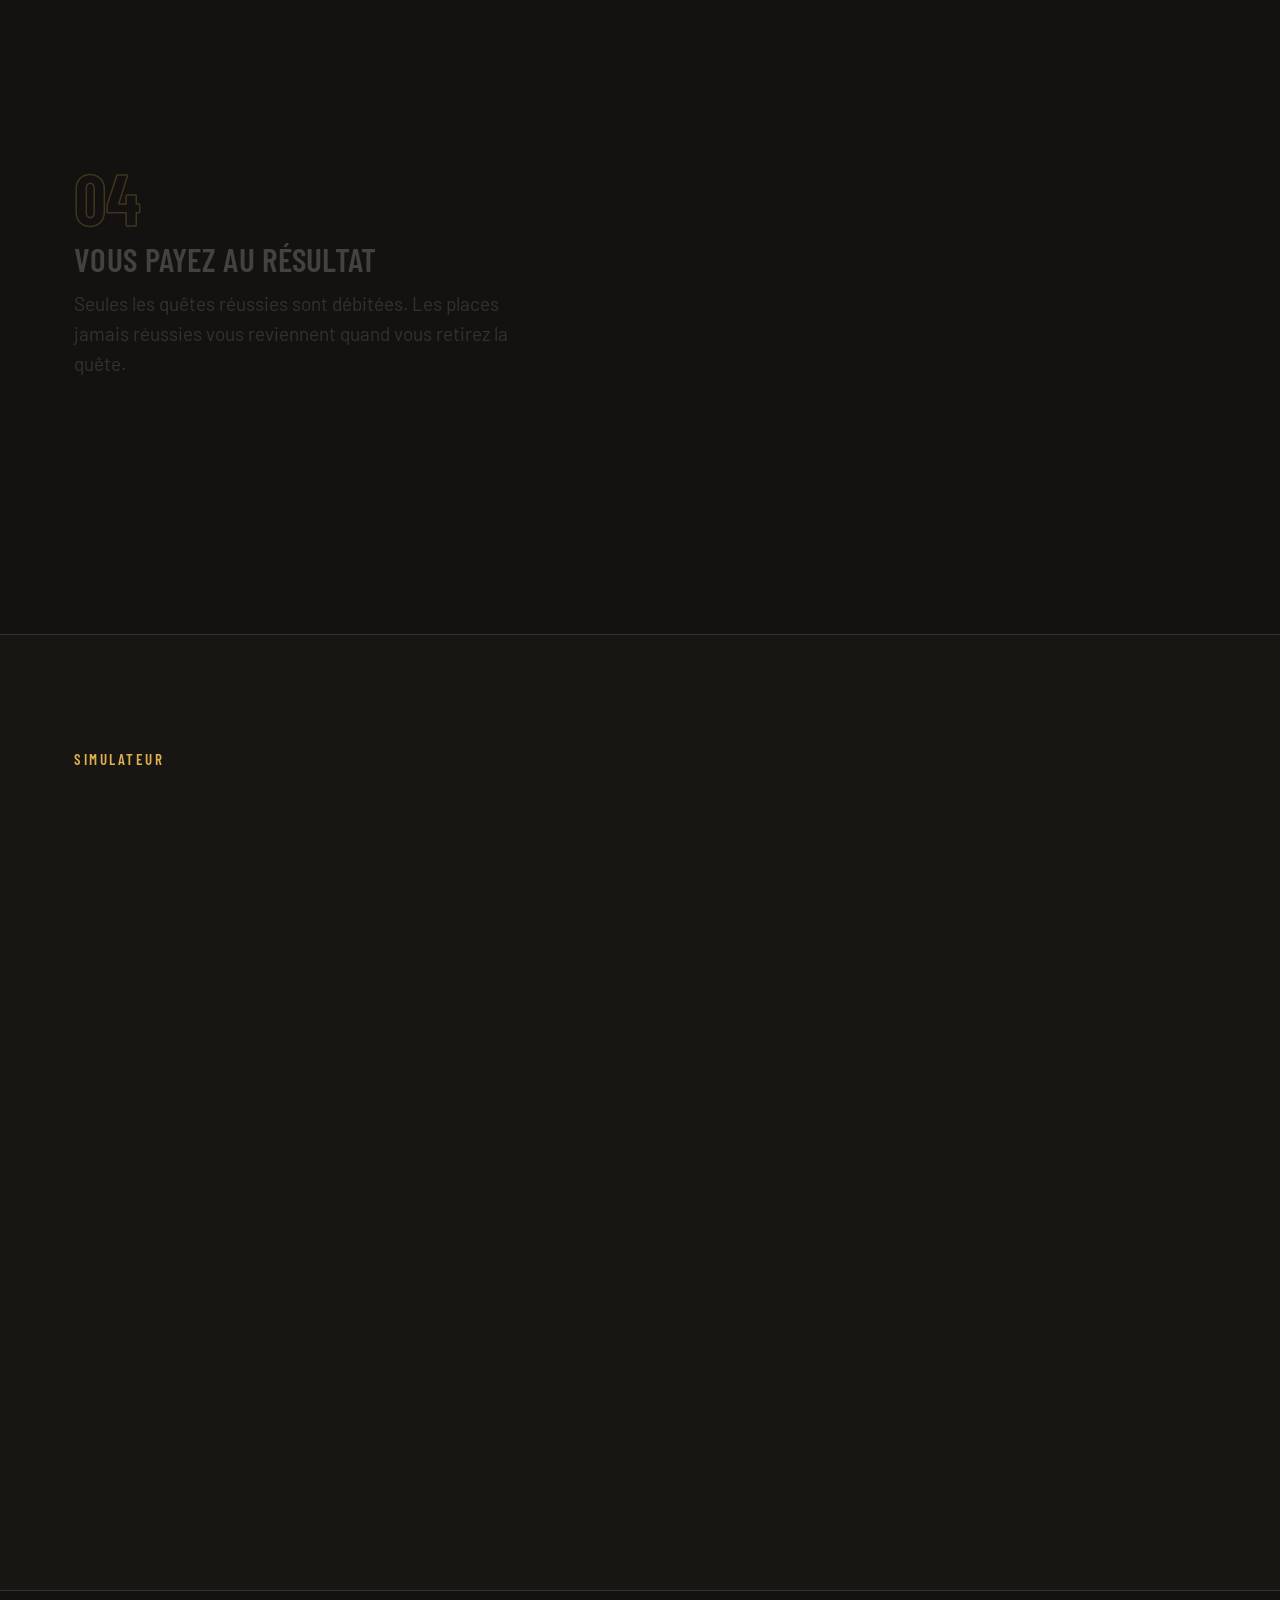
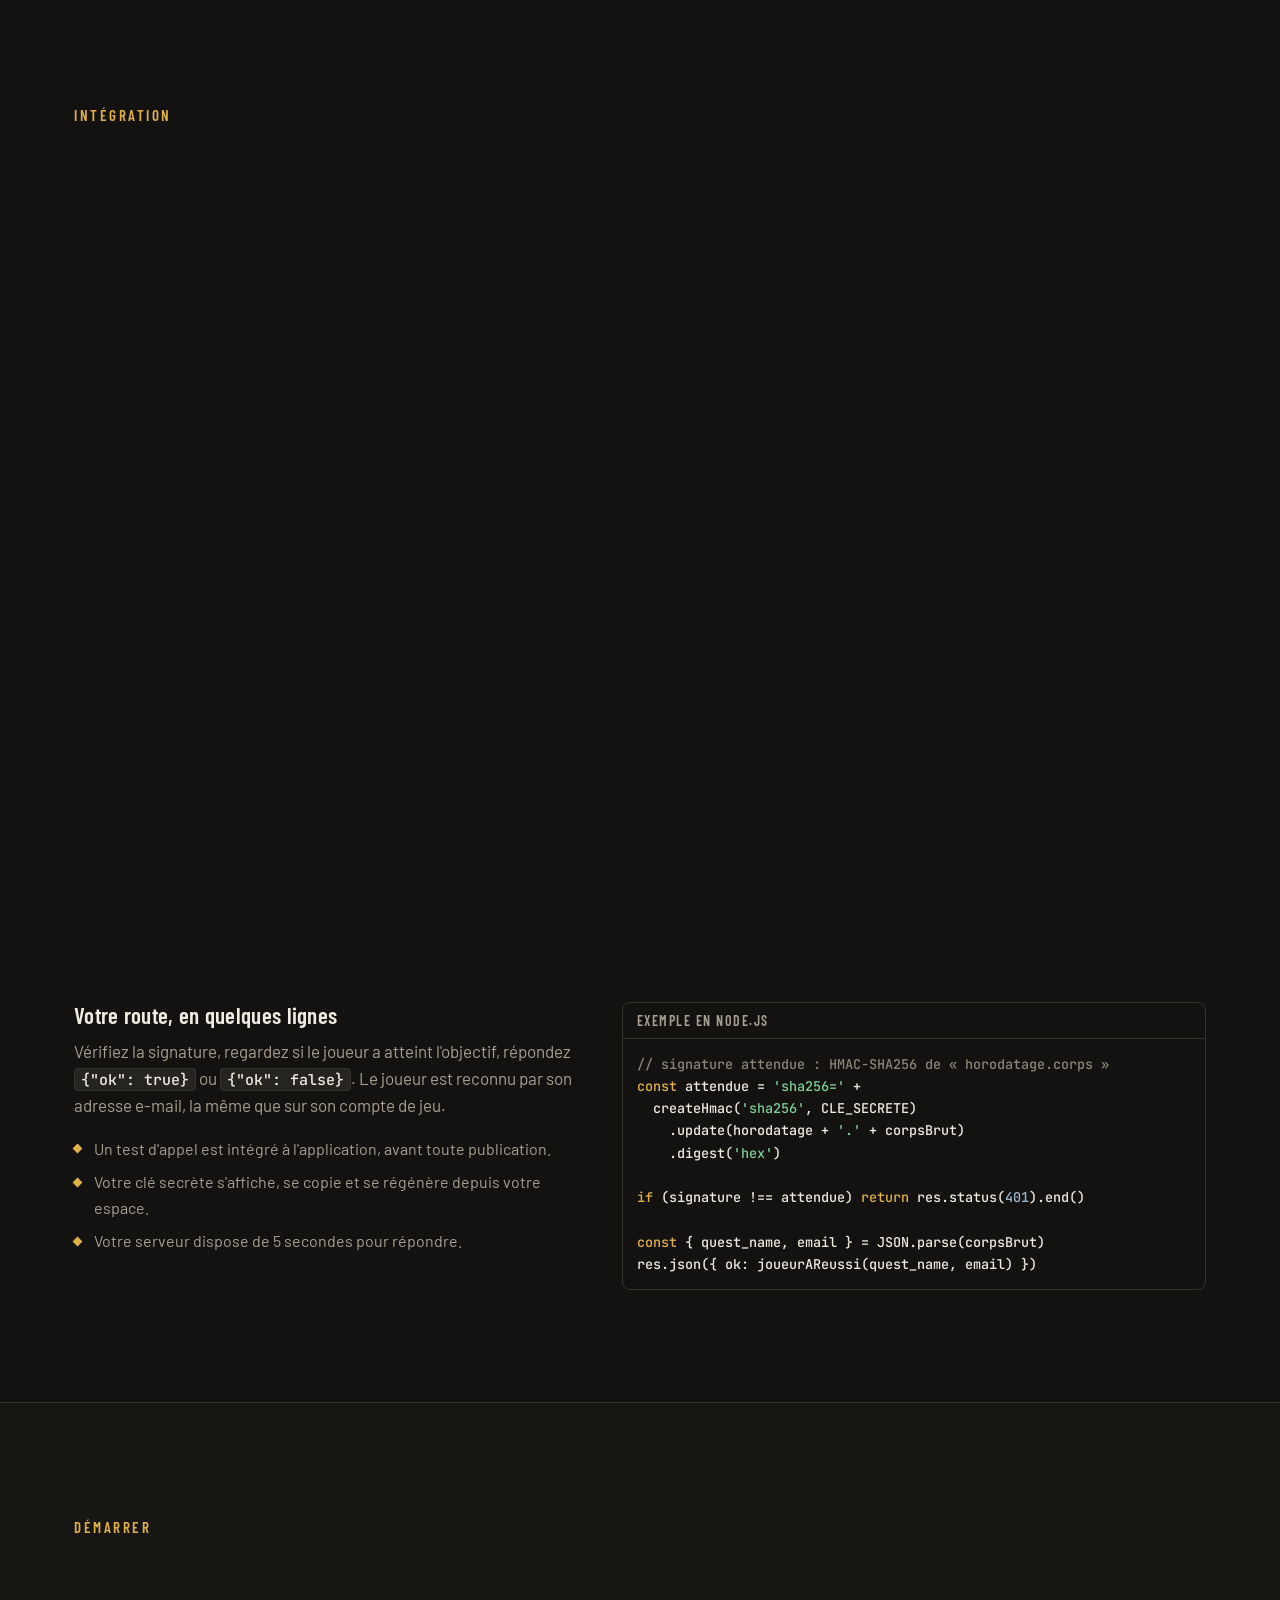
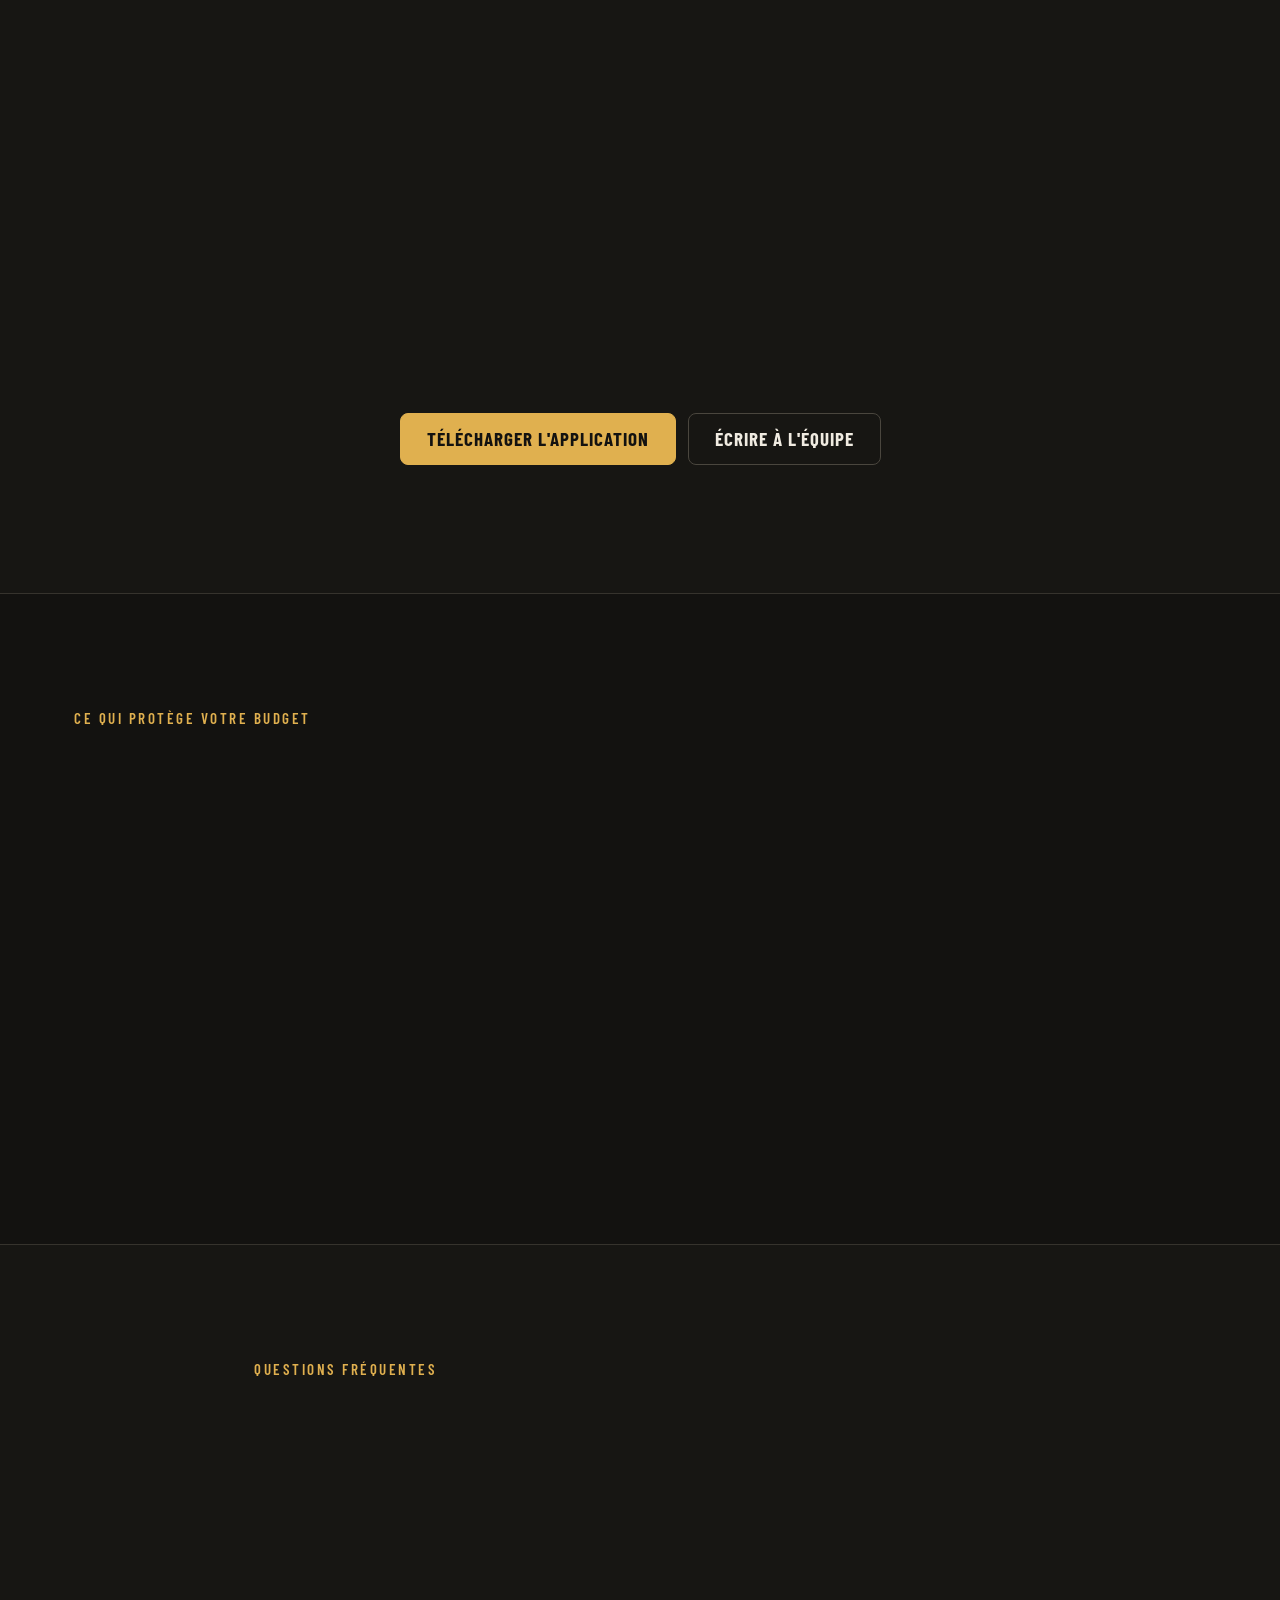
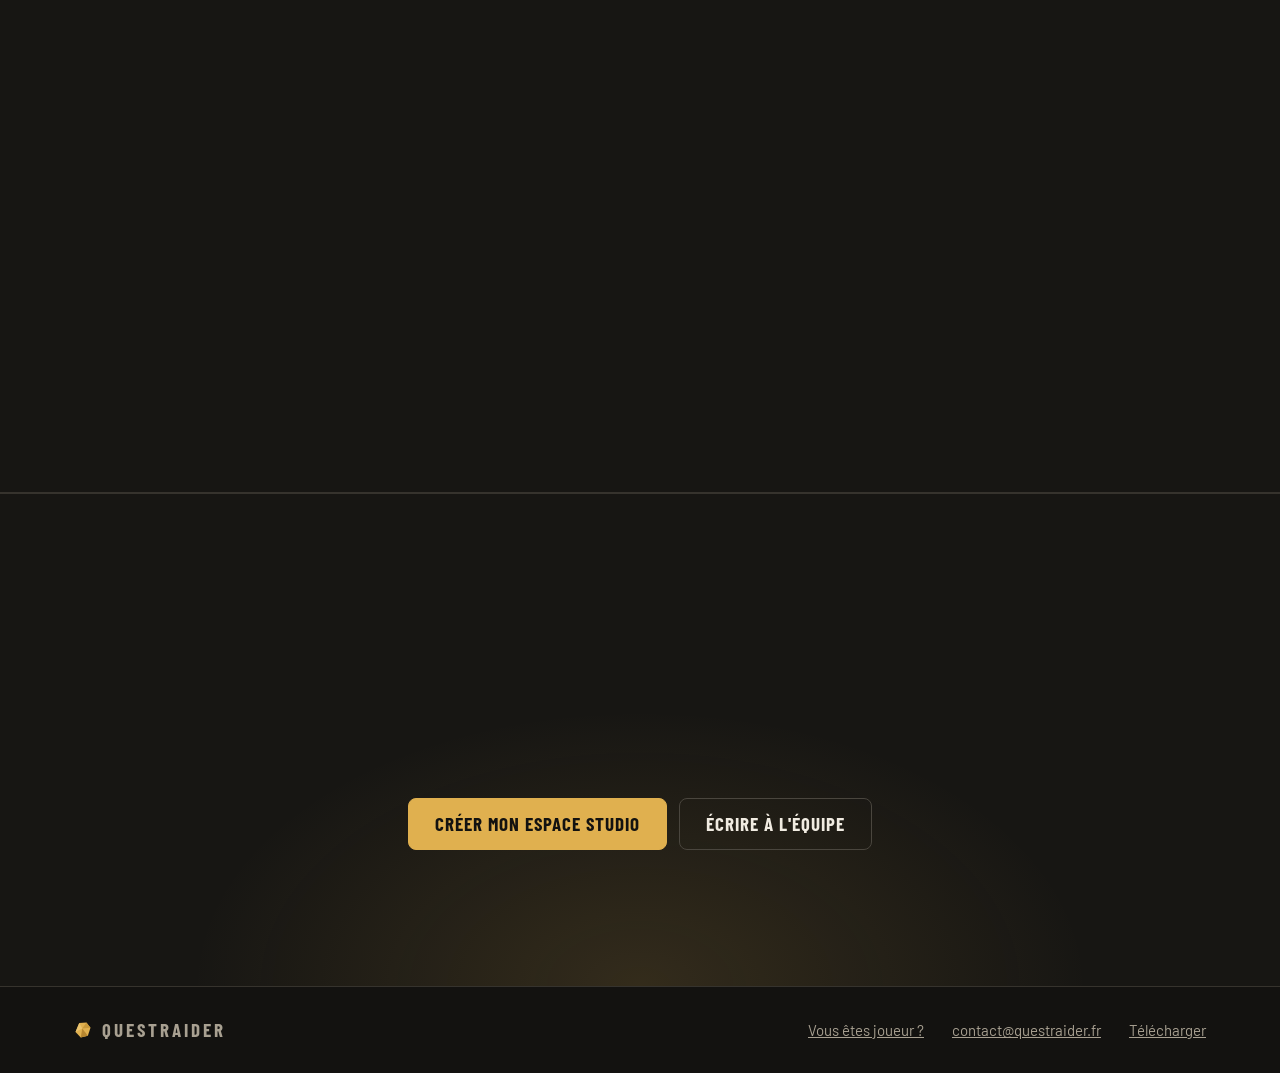
<file: studios/index.html>
<!doctype html>
<html lang="fr">
<head>
<meta charset="utf-8">
<meta name="viewport" content="width=device-width, initial-scale=1">
<title>QuestRaider pour les studios — Payez les joueurs au résultat</title>
<meta name="description" content="Publiez des quêtes rémunérées dans votre jeu. Votre budget n'est dépensé que lorsqu'un joueur atteint l'objectif, confirmé par votre propre serveur. Une seule route d'API à brancher.">
<meta name="theme-color" content="#131210">
<meta http-equiv="Content-Security-Policy" content="default-src 'self'; img-src 'self' data:; style-src 'self'; script-src 'self'; font-src 'self'; base-uri 'self'; form-action 'none'">
<link rel="canonical" href="https://questraider.fr/studios/">
<meta property="og:type" content="website">
<meta property="og:site_name" content="QuestRaider">
<meta property="og:url" content="https://questraider.fr/studios/">
<meta property="og:title" content="QuestRaider pour les studios — Payez les joueurs au résultat">
<meta property="og:description" content="Des quêtes rémunérées dans votre jeu : vous ne payez que les objectifs atteints, confirmés par votre propre serveur.">
<meta property="og:image" content="https://questraider.fr/studios/assets/img/partage.png">
<meta property="og:image:width" content="1200">
<meta property="og:image:height" content="630">
<meta property="og:image:alt" content="QuestRaider pour les studios : payez les joueurs au résultat">
<meta property="og:locale" content="fr_FR">
<meta name="twitter:card" content="summary_large_image">
<script type="application/ld+json">{"@context":"https://schema.org","@graph":[{"@type":"Organization","@id":"https://questraider.fr/#organisation","name":"QuestRaider","url":"https://questraider.fr/","logo":"https://questraider.fr/assets/img/logo.png","email":"contact@questraider.fr"},{"@type":"WebPage","@id":"https://questraider.fr/studios/#page","url":"https://questraider.fr/studios/","name":"QuestRaider pour les studios","inLanguage":"fr-FR","isPartOf":{"@id":"https://questraider.fr/#site"},"about":{"@id":"https://questraider.fr/#organisation"}},{"@type":"Service","name":"Quêtes rémunérées QuestRaider","serviceType":"Acquisition et engagement de joueurs au résultat","provider":{"@id":"https://questraider.fr/#organisation"},"audience":{"@type":"BusinessAudience","audienceType":"Studios de jeux vidéo"},"url":"https://questraider.fr/studios/"},{"@type":"FAQPage","mainEntity":[{"@type":"Question","name":"Que reçoit exactement notre serveur ?","acceptedAnswer":{"@type":"Answer","text":"Le nom technique de la quête et l'adresse e-mail du joueur, dans une demande signée avec votre clé secrète. Rien d'autre."}},{"@type":"Question","name":"Que doit répondre notre serveur ?","acceptedAnswer":{"@type":"Answer","text":"Un code 200 avec un corps JSON contenant « ok » à vrai ou à faux, en moins de 5 secondes. Vrai : la quête est validée. Faux : le joueur garde sa place et pourra réessayer plus tard."}},{"@type":"Question","name":"Que se passe-t-il si notre serveur est indisponible ?","acceptedAnswer":{"@type":"Answer","text":"Rien n'est versé. La quête reste en cours pour le joueur, qui peut relancer la validation un peu plus tard."}},{"@type":"Question","name":"Quand notre budget est-il dépensé ?","acceptedAnswer":{"@type":"Answer","text":"Le budget d'une quête est réservé sur votre solde à la publication. Il n'est dépensé qu'à chaque quête réussie, confirmée par votre serveur."}},{"@type":"Question","name":"Peut-on arrêter une quête en cours ?","acceptedAnswer":{"@type":"Answer","text":"Oui. Plus aucun joueur ne peut la prendre, ceux qui l'ont déjà prise gardent leur délai pour la terminer, puis le budget restant revient sur votre solde."}},{"@type":"Question","name":"Comment reconnaissez-vous nos joueurs ?","acceptedAnswer":{"@type":"Answer","text":"Par leur adresse e-mail. Le joueur utilise la même adresse sur QuestRaider et sur son compte de jeu, et il accepte qu'elle vous soit transmise pour vérifier ses quêtes."}}]}]}</script>
<link rel="icon" href="/studios/favicon.svg" type="image/svg+xml">
<link rel="preload" href="/studios/assets/fonts/barlow-condensed-latin-700-normal.woff2" as="font" type="font/woff2" crossorigin>
<link rel="stylesheet" href="/studios/assets/css/style.css?v=993a941902">
<script src="/studios/assets/js/main.js?v=88662238d5" defer></script>
<script src="/studios/assets/js/fx.js?v=7b58a23a47" defer></script>
</head>
<body>
<a class="skip" href="#contenu">Aller au contenu</a>

<svg width="0" height="0" class="defs" aria-hidden="true" focusable="false">
  <symbol id="pepite" viewBox="0 0 24 24">
    <path d="M7 2.5 16.5 2 22 9l-3.5 10.5L9 22 2 14.5z" fill="#E0B04F"/>
    <path d="M7 2.5 11 10 2 14.5z" fill="#EAC36F"/>
    <path d="M11 10 16.5 2 22 9z" fill="#C9993B"/>
    <path d="M11 10 9 22l9.5-2.5z" fill="#B7862F"/>
  </symbol>
  <symbol id="check" viewBox="0 0 24 24"><path d="m5 12.5 4.5 4.5L19 7.5" fill="none" stroke="currentColor" stroke-width="2.6" stroke-linecap="round" stroke-linejoin="round"/></symbol>
  <symbol id="fleche" viewBox="0 0 24 24"><path d="M5 12h14m-6-6 6 6-6 6" fill="none" stroke="currentColor" stroke-width="2.2" stroke-linecap="round" stroke-linejoin="round"/></symbol>
</svg>

<header class="nav" id="haut">
  <div class="wrap nav__in">
    <a class="logo" href="/" aria-label="QuestRaider, accueil"><svg width="22" height="22" aria-hidden="true"><use href="#pepite"/></svg>QuestRaider<span class="logo__tag">Studios</span></a>
    <nav aria-label="Sections de la page">
      <ul class="nav__links">
        <li><a href="#fonctionnement">Le principe</a></li>
        <li><a href="#simulateur">Simulateur</a></li>
        <li><a href="#integration">Intégration</a></li>
        <li><a href="#parcours">Démarrer</a></li>
        <li><a href="#questions">Questions</a></li>
      </ul>
    </nav>
    <a class="btn btn--s" href="/telecharger/">Télécharger</a>
  </div>
</header>

<main id="contenu">

<!-- ───────────── Ouverture ───────────── -->
<section class="vitrine">
  <div class="hero__grid" aria-hidden="true"></div>
  <ul class="bulles" aria-hidden="true">
    <li>Quête réussie <small>Lynx_Bleu</small></li>
    <li>Place prise <small>Mara_K</small></li>
    <li>200 · ok: true <small>votre API</small></li>
    <li>Quête réussie <small>Orso77</small></li>
    <li>Place prise <small>Juno_42</small></li>
  </ul>
  <div class="wrap">
    <p class="kicker">Pour les studios de jeux vidéo</p>
    <h1 class="titre titre--studio">
      <span class="ligne l0"><span>Payez des joueurs</span></span>
      <span class="ligne ligne--or l1"><span>qui jouent,</span></span>
      <span class="ligne ligne--trait l2"><span>pas des impressions.</span></span>
    </h1>
    <div class="vitrine__bas">
      <div>
        <p class="lead">Vous fixez un objectif dans votre jeu et une récompense. Les joueurs le réalisent, votre serveur le confirme, et votre budget n'est dépensé que pour les quêtes réussies.</p>
        <div class="cta">
          <a class="btn" data-aimant href="/telecharger/">Créer mon espace Studio</a>
          <a class="btn btn--ghost" href="mailto:contact@questraider.fr">Écrire à l'équipe</a>
        </div>
        <p class="small">L'espace Studio se crée depuis l'application QuestRaider pour Windows.</p>
      </div>
    </div>
    <div class="scene" aria-hidden="true">
      <div class="scene__plan">
        <div class="plaque plaque--fond"><p class="suivi__log">POST /questraider → <b>200 { "ok": true }</b></p></div>
        <div class="plaque plaque--milieu"><ul class="suivi__fil"><li data-t="ok"><span>Lynx_Bleu a réussi la quête</span><time>à l'instant</time></li><li data-t="prise"><span>Mara_K a pris la quête</span><time>il y a 2 min</time></li></ul></div>
        <div class="plaque plaque--avant">
          <div class="suivi__tete"><div class="quete__art quete__art--a"></div><div><p class="quete__jeu">Brumes d'Ys · quête en ligne</p><p class="quete__nom">Vaincre le gardien du phare</p></div></div>
          <dl class="suivi__chiffres"><div><dt>Places prises</dt><dd><b>41</b> / 100</dd></div><div><dt>Quêtes réussies</dt><dd><b>23</b></dd></div><div><dt>Versé aux joueurs</dt><dd><b>115,00 €</b></dd></div></dl>
          <div class="suivi__barre"><span class="prises"></span><span class="reussies"></span></div>
        </div>
        <div class="plaque plaque--jeton">Quête réussie</div>
      </div>
    </div>
  </div>
</section>

<div class="defile" aria-hidden="true">
  <div class="defile__piste">
    <span>Publiez</span><i></i><span>Ils jouent</span><i></i><span>Votre serveur confirme</span><i></i><span>Vous payez au résultat</span><i></i>
    <span>Publiez</span><i></i><span>Ils jouent</span><i></i><span>Votre serveur confirme</span><i></i><span>Vous payez au résultat</span><i></i>
  </div>
</div>

<!-- ───────────── Récit : le suivi d'une quête suit le défilement (aperçu 1) ───────────── -->
<section class="story" id="fonctionnement">
  <div class="wrap">
    <div class="story__tete">
      <p class="kicker">Le principe</p>
      <h2 data-split>Une quête, de la publication au paiement.</h2>
      <p class="chapo">Faites défiler : le tableau de suivi de droite met en avant ce qui se passe à chaque étape.</p>
    </div>
    <div class="story__in">
      <div class="story__pas">
        <article class="pas is-actif">
          <span class="pas__n" aria-hidden="true">01</span>
          <h3>Vous publiez une quête</h3>
          <p>Un objectif dans votre jeu, une récompense par joueur, un nombre de places et un délai. Le budget correspondant est réservé sur votre solde.</p>
        </article>
        <article class="pas">
          <span class="pas__n" aria-hidden="true">02</span>
          <h3>Les joueurs la prennent</h3>
          <p>La quête apparaît dans le catalogue. Chaque joueur qui la prend réserve une place et lance son délai : il va jouer à votre jeu.</p>
        </article>
        <article class="pas">
          <span class="pas__n" aria-hidden="true">03</span>
          <h3>Votre serveur confirme</h3>
          <p>Quand un joueur valide, QuestRaider interroge votre API. C'est elle, et elle seule, qui dit si l'objectif est atteint.</p>
        </article>
        <article class="pas">
          <span class="pas__n" aria-hidden="true">04</span>
          <h3>Vous payez au résultat</h3>
          <p>Seules les quêtes réussies sont débitées. Les places jamais réussies vous reviennent quand vous retirez la quête.</p>
        </article>
      </div>
      <div class="story__panneau">
        <div class="story__colle">
          <p class="demo-tag"><span class="pulse" aria-hidden="true"></span>Le suivi d'une quête, en direct</p>
          <div class="app" id="demo-suivi">
        <div class="app__bar" aria-hidden="true">
          <span class="app__title"><svg width="14" height="14"><use href="#pepite"/></svg>QuestRaider · Studio</span>
          <span class="app__win"><i></i><i></i><i></i></span>
        </div>
        <div class="suivi__tete" data-f="1">
          <div class="quete__art quete__art--a" aria-hidden="true"></div>
          <div>
            <p class="quete__jeu">Brumes d'Ys · quête en ligne</p>
            <p class="quete__nom">Vaincre le gardien du phare</p>
          </div>
        </div>
        <dl class="suivi__chiffres">
          <div data-f="2"><dt>Places prises</dt><dd><b id="suivi-prises">38</b> / 100</dd></div>
          <div data-f="3 4"><dt>Quêtes réussies</dt><dd><b id="suivi-reussies">21</b></dd></div>
          <div data-f="4"><dt>Versé aux joueurs</dt><dd><b id="suivi-verse">105,00 €</b></dd></div>
        </dl>
        <div class="suivi__barre" aria-hidden="true" data-f="2 4"><span id="suivi-fill-prises"></span><span id="suivi-fill-reussies"></span></div>
        <ul class="suivi__fil" id="suivi-fil" aria-label="Dernières activités" data-f="2 3">
          <li data-t="ok"><span>Lynx_Bleu a réussi la quête</span><time>à l'instant</time></li>
          <li data-t="prise"><span>Mara_K a pris la quête</span><time>il y a 2 min</time></li>
          <li data-t="ok"><span>Orso77 a réussi la quête</span><time>il y a 5 min</time></li>
        </ul>
        <p class="suivi__log" data-f="3">POST /questraider → <b>200 { "ok": true }</b></p>
        <div class="app__foot">
          <p>Chaque réussite est confirmée par votre serveur.</p>
          <button class="lien" type="button" id="suivi-pause" aria-pressed="false">Mettre en pause</button>
        </div>
      </div>
          <p class="demo-note">Démonstration : jeu, joueurs et montants fictifs.</p>
        </div>
      </div>
    </div>
  </div>
</section>

<!-- ───────────── Simulateur (aperçu 2) ───────────── -->
<section class="bloc bloc--scene" id="simulateur">
  <div class="wrap">
    <p class="kicker">Simulateur</p>
    <h2 data-split>Composez votre première quête.</h2>
    <p class="chapo">Un objectif, une récompense, un nombre de places et un délai : c'est tout ce qu'il faut pour publier. Réglez les curseurs pour voir la quête telle qu'elle apparaîtra aux joueurs.</p>

    <div class="calc" id="demo-studio">
      <form class="calc__form" aria-label="Simulateur de quête">
        <p class="calc__titre">Votre quête</p>
        <label class="champ">
          <span>Objectif affiché aux joueurs</span>
          <input type="text" id="q-nom" value="Vaincre le gardien du phare" maxlength="60" autocomplete="off">
        </label>
        <label class="champ">
          <span>Récompense par joueur <output id="q-rec-out" for="q-rec">5,00 €</output></span>
          <input type="range" id="q-rec" min="0.5" max="50" step="0.5" value="5">
        </label>
        <label class="champ">
          <span>Nombre de places <output id="q-places-out" for="q-places">100</output></span>
          <input type="range" id="q-places" min="10" max="1000" step="10" value="100">
        </label>
        <fieldset class="champ champ--seg">
          <legend>Délai laissé au joueur</legend>
          <div class="seg">
            <label><input type="radio" name="q-delai" value="12"><span>12 h</span></label>
            <label><input type="radio" name="q-delai" value="24" checked><span>24 h</span></label>
            <label><input type="radio" name="q-delai" value="48"><span>48 h</span></label>
            <label><input type="radio" name="q-delai" value="72"><span>72 h</span></label>
          </div>
        </fieldset>
      </form>

      <div class="calc__res">
        <p class="calc__titre">Ce que voit le joueur</p>
        <div class="quete quete--apercu">
          <div class="quete__art quete__art--a" aria-hidden="true"></div>
          <div class="quete__txt">
            <p class="quete__jeu">Votre jeu</p>
            <p class="quete__nom" id="ap-nom">Vaincre le gardien du phare</p>
            <p class="quete__meta"><span class="gain"><svg width="14" height="14" aria-hidden="true"><use href="#pepite"/></svg><span id="ap-pepites">5 000</span> <small id="ap-euros">(5,00 €)</small></span><span class="quete__delai" id="ap-delai">24 h</span><span class="quete__places" id="ap-places">100 places</span></p>
          </div>
        </div>

        <p class="calc__titre calc__titre--2">Récompenses des joueurs</p>
        <dl class="budget" aria-live="polite">
          <div><dt>Par quête réussie</dt><dd id="b-unite">5,00 €</dd></div>
          <div><dt>Nombre de places</dt><dd id="b-places">100</dd></div>
          <div class="budget__total"><dt>Si toutes les places sont réussies</dt><dd id="b-rec">500,00 €</dd></div>
        </dl>
        <p class="small">Le budget d'une quête est réservé sur votre solde à la publication, puis dépensé quête réussie par quête réussie. Quand vous retirez la quête, la part des places non réussies revient sur votre solde. Le coût complet est affiché dans l'application avant de publier.</p>
      </div>
    </div>
  </div>
</section>

<!-- ───────────── Intégration (aperçu 3) ───────────── -->
<section class="bloc" id="integration">
  <div class="wrap">
    <p class="kicker">Intégration</p>
    <h2 data-split>Une seule route à brancher.<br>C'est votre jeu qui décide.</h2>
    <p class="chapo">Quand un joueur clique sur « Valider la quête », QuestRaider interroge votre serveur : cette quête est-elle réussie pour ce joueur ? Lancez l'appel pour voir ce qui se passe dans chaque cas.</p>

    <div class="flux" id="demo-api" data-cas="ok" data-joue>
      <div class="flux__cas" role="group" aria-label="Cas à simuler">
        <button type="button" class="chip" data-cas="ok" aria-pressed="true">Quête réussie</button>
        <button type="button" class="chip" data-cas="non" aria-pressed="false">Pas encore réussie</button>
        <button type="button" class="chip" data-cas="muet" aria-pressed="false">Votre serveur ne répond pas</button>
      </div>

      <div class="flux__ligne" aria-hidden="true">
        <div class="noeud"><span class="noeud__ic">1</span><b>Appli du joueur</b><small>« Valider la quête »</small></div>
        <div class="tuyau"><span class="paquet paquet--aller"></span></div>
        <div class="noeud"><span class="noeud__ic">2</span><b>QuestRaider</b><small>signe la demande</small></div>
        <div class="tuyau"><span class="paquet paquet--aller paquet--b"></span><span class="paquet paquet--retour"></span></div>
        <div class="noeud"><span class="noeud__ic">3</span><b>Votre serveur</b><small>répond oui ou non</small></div>
      </div>

      <div class="flux__codes">
        <figure class="code">
          <figcaption>Ce que votre serveur reçoit</figcaption>
<pre><code><span class="c-k">POST</span> https://api.votre-jeu.example/questraider
Content-Type: application/json
X-QuestRaider-Timestamp: <span class="c-n">1795376785</span>
X-QuestRaider-Signature: sha256=<span class="c-n">9f2c41…e41b</span>

{ <span class="c-s">"quest_name"</span>: <span class="c-s">"gardien_du_phare"</span>,
  <span class="c-s">"email"</span>: <span class="c-s">"joueur@exemple.fr"</span> }</code></pre>
        </figure>
        <figure class="code code--rep">
          <figcaption>Ce que votre serveur répond</figcaption>
          <pre><code id="api-rep" class="attente">— en attente de l'appel —</code></pre>
          <p class="verdict" id="api-verdict" role="status" aria-live="polite"></p>
        </figure>
      </div>

      <div class="flux__go">
        <button class="btn" type="button" id="api-go">Lancer l'appel</button>
        <p class="small">La signature est un HMAC-SHA256 calculé avec votre clé secrète : votre serveur vérifie que la demande vient bien de QuestRaider.</p>
      </div>
    </div>

    <div class="integ">
      <div>
        <h3>Votre route, en quelques lignes</h3>
        <p>Vérifiez la signature, regardez si le joueur a atteint l'objectif, répondez <code>{"ok": true}</code> ou <code>{"ok": false}</code>. Le joueur est reconnu par son adresse e-mail, la même que sur son compte de jeu.</p>
        <ul class="puces">
          <li>Un test d'appel est intégré à l'application, avant toute publication.</li>
          <li>Votre clé secrète s'affiche, se copie et se régénère depuis votre espace.</li>
          <li>Votre serveur dispose de 5 secondes pour répondre.</li>
        </ul>
      </div>
      <figure class="code">
        <figcaption>Exemple en Node.js</figcaption>
<pre><code><span class="c-c">// signature attendue : HMAC-SHA256 de « horodatage.corps »</span>
<span class="c-k">const</span> attendue = <span class="c-s">'sha256='</span> +
  createHmac(<span class="c-s">'sha256'</span>, CLE_SECRETE)
    .update(horodatage + <span class="c-s">'.'</span> + corpsBrut)
    .digest(<span class="c-s">'hex'</span>)

<span class="c-k">if</span> (signature !== attendue) <span class="c-k">return</span> res.status(<span class="c-n">401</span>).end()

<span class="c-k">const</span> { quest_name, email } = JSON.parse(corpsBrut)
res.json({ ok: joueurAReussi(quest_name, email) })</code></pre>
      </figure>
    </div>
  </div>
</section>

<!-- ───────────── Démarrer ───────────── -->
<section class="bloc bloc--scene" id="parcours">
  <div class="wrap">
    <p class="kicker">Démarrer</p>
    <h2 data-split>De l'inscription à la première quête.</h2>
    <ol class="parcours">
      <li><h3>Créez votre espace Studio</h3><p>Depuis l'application. L'équipe QuestRaider vérifie chaque studio avant de lui ouvrir l'accès.</p></li>
      <li><h3>Suivez l'assistant « Créer mon jeu »</h3><p>Une question par écran : la fiche du jeu, l'adresse de votre API, la première quête et son budget. Vous reprenez où vous vous êtes arrêté.</p></li>
      <li><h3>Testez votre route</h3><p>L'assistant envoie un appel signé à votre serveur et vous dit tout de suite s'il a bien répondu.</p></li>
      <li><h3>Publiez</h3><p>Le jeu passe en vérification, puis en ligne dans le catalogue. Vous suivez les places prises et le budget en direct.</p></li>
    </ol>
    <div class="cta cta--centre">
      <a class="btn" href="/telecharger/">Télécharger l'application</a>
      <a class="btn btn--ghost" href="mailto:contact@questraider.fr">Écrire à l'équipe</a>
    </div>
  </div>
</section>

<!-- ───────────── Garanties ───────────── -->
<section class="bloc" id="garanties">
  <div class="wrap">
    <p class="kicker">Ce qui protège votre budget</p>
    <h2 data-split>Rien n'est versé sans votre accord.</h2>
    <ul class="regles">
      <li data-halo><svg width="20" height="20" aria-hidden="true"><use href="#check"/></svg><div><h3>Votre serveur a le dernier mot</h3><p>Aucune récompense n'est versée tant que votre API n'a pas répondu que la quête est réussie.</p></div></li>
      <li data-halo><svg width="20" height="20" aria-hidden="true"><use href="#check"/></svg><div><h3>Un budget borné d'avance</h3><p>Le nombre de places fixe le maximum. Ce qui n'est pas dépensé vous revient quand vous retirez la quête.</p></div></li>
      <li data-halo><svg width="20" height="20" aria-hidden="true"><use href="#check"/></svg><div><h3>Une réussite par joueur</h3><p>Chaque quête ne se réussit qu'une fois par joueur, et chaque joueur ne mène que quelques quêtes à la fois.</p></div></li>
      <li data-halo><svg width="20" height="20" aria-hidden="true"><use href="#check"/></svg><div><h3>Des joueurs contrôlés</h3><p>Joueurs majeurs, adresse e-mail vérifiée, connexions par VPN refusées.</p></div></li>
    </ul>
  </div>
</section>

<!-- ───────────── Questions ───────────── -->
<section class="bloc bloc--scene" id="questions">
  <div class="wrap wrap--etroit">
    <p class="kicker">Questions fréquentes</p>
    <h2 data-split>Ce que les studios nous demandent.</h2>
    <div class="faq">
      <details>
        <summary>Que reçoit exactement notre serveur ?</summary>
        <p>Le nom technique de la quête et l'adresse e-mail du joueur, dans une demande signée avec votre clé secrète. Rien d'autre.</p>
      </details>
      <details>
        <summary>Que doit répondre notre serveur ?</summary>
        <p>Un code 200 avec un corps JSON contenant « ok » à vrai ou à faux, en moins de 5 secondes. Vrai : la quête est validée. Faux : le joueur garde sa place et pourra réessayer plus tard.</p>
      </details>
      <details>
        <summary>Que se passe-t-il si notre serveur est indisponible ?</summary>
        <p>Rien n'est versé. La quête reste en cours pour le joueur, qui peut relancer la validation un peu plus tard.</p>
      </details>
      <details>
        <summary>Quand notre budget est-il dépensé ?</summary>
        <p>Le budget d'une quête est réservé sur votre solde à la publication. Il n'est dépensé qu'à chaque quête réussie, confirmée par votre serveur.</p>
      </details>
      <details>
        <summary>Peut-on arrêter une quête en cours ?</summary>
        <p>Oui. Plus aucun joueur ne peut la prendre, ceux qui l'ont déjà prise gardent leur délai pour la terminer, puis le budget restant revient sur votre solde.</p>
      </details>
      <details>
        <summary>Comment reconnaissez-vous nos joueurs ?</summary>
        <p>Par leur adresse e-mail. Le joueur utilise la même adresse sur QuestRaider et sur son compte de jeu, et il accepte qu'elle vous soit transmise pour vérifier ses quêtes.</p>
      </details>
    </div>
  </div>
</section>

<!-- ───────────── Appel final ───────────── -->
<section class="fin fin--xl">
  <div class="wrap fin__in">
    <h2 data-split>Votre première quête<br>peut partir aujourd'hui.</h2>
    <div class="cta cta--centre">
      <a class="btn" data-aimant href="/telecharger/">Créer mon espace Studio</a>
      <a class="btn btn--ghost" href="mailto:contact@questraider.fr">Écrire à l'équipe</a>
    </div>
  </div>
</section>

</main>

<footer class="pied">
  <div class="wrap pied__in">
    <a class="logo logo--s" href="/"><svg width="18" height="18" aria-hidden="true"><use href="#pepite"/></svg>QuestRaider</a>
    <a href="/">Vous êtes joueur ?</a>
    <a href="mailto:contact@questraider.fr">contact@questraider.fr</a>
    <a href="/telecharger/">Télécharger</a>
  </div>
</footer>
</body>
</html>
</file>
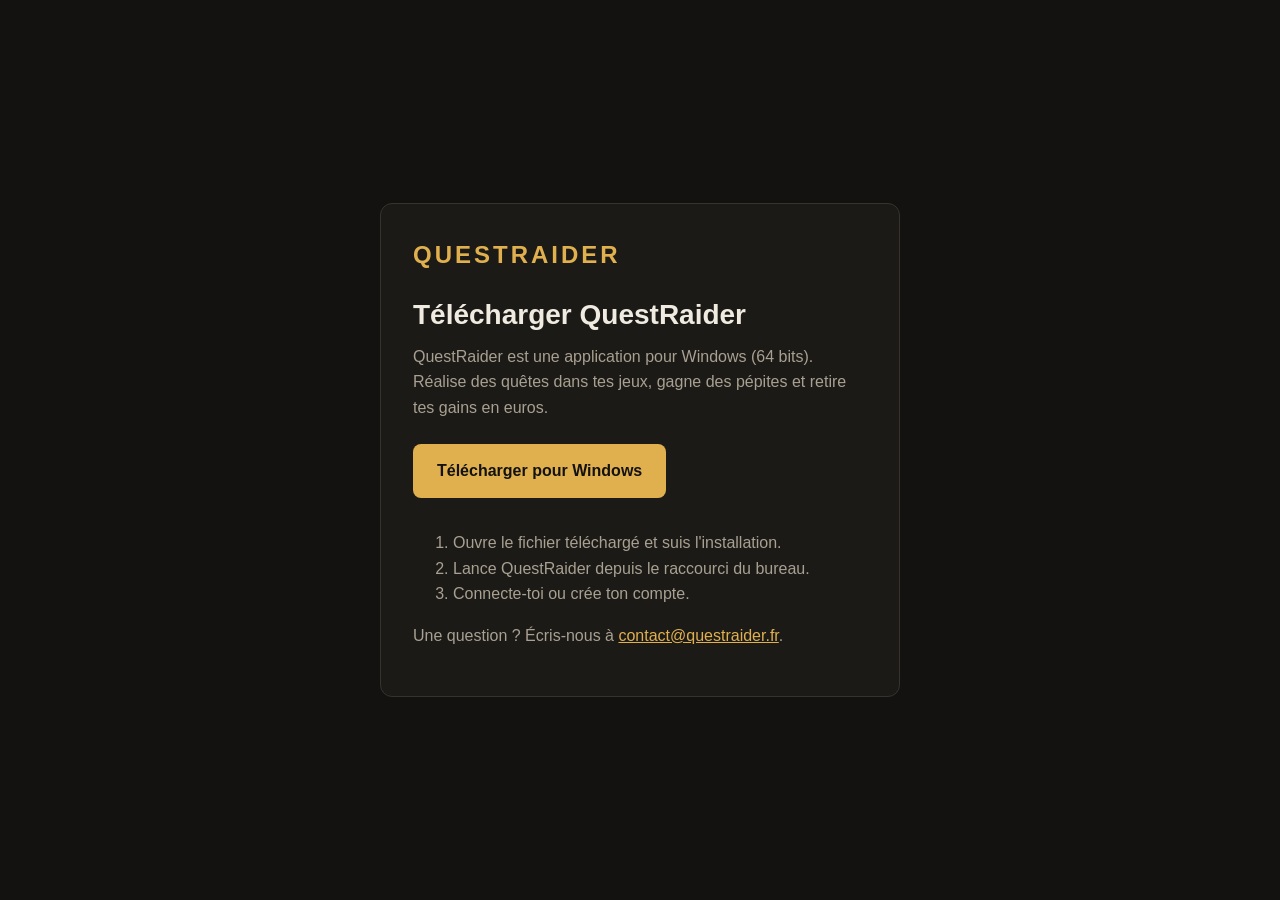
<file: telecharger/index.html>
<!doctype html>
<html lang="fr">
<head>
<meta charset="utf-8">
<meta name="viewport" content="width=device-width, initial-scale=1">
<title>Télécharger QuestRaider</title>
<!--
  Page de téléchargement (https://questraider.fr/telecharger/), servie par GitHub Pages (dépôt kruker9/questraider-releases).
  Le bouton pointe vers la copie « QuestRaider-Setup.exe » envoyée par « npm run release:win -- --publish » dans la dernière release.
-->
<style>
  :root { --ink:#131210; --gold:#E0B04F; --gold-hover:#EAC36F; --text:#F0EBE1; --text2:#A8A091; --surface:#1C1A17; --border:#36332D; }
  * { box-sizing:border-box; }
  body { margin:0; min-height:100vh; display:flex; align-items:center; justify-content:center; padding:24px 16px;
    background:var(--ink); color:var(--text); font-family:'Barlow','Segoe UI',Helvetica,Arial,sans-serif; line-height:1.6; }
  main { width:100%; max-width:520px; background:var(--surface); border:1px solid var(--border); border-radius:12px; padding:32px; }
  .logo { font-family:'Barlow Condensed','Arial Narrow',Arial,sans-serif; font-weight:700; font-size:24px; letter-spacing:3px;
    text-transform:uppercase; color:var(--gold); margin:0 0 24px; }
  h1 { font-family:'Barlow Condensed','Arial Narrow',Arial,sans-serif; font-size:28px; line-height:1.2; margin:0 0 12px; }
  p, li { color:var(--text2); }
  p { margin:0 0 16px; }
  .btn { display:inline-block; background:var(--gold); color:var(--ink); font-weight:700; text-decoration:none;
    padding:14px 24px; border-radius:8px; margin:8px 0 16px; }
  .btn:hover, .btn:focus-visible { background:var(--gold-hover); }
  .btn:focus-visible { outline:2px solid #fff; outline-offset:2px; }
  a { color:var(--gold); }
</style>
</head>
<body>
<main>
  <p class="logo">QuestRaider</p>
  <h1>Télécharger QuestRaider</h1>
  <p>QuestRaider est une application pour Windows (64 bits). Réalise des quêtes dans tes jeux, gagne des pépites et retire tes gains en euros.</p>
  <a class="btn" href="https://github.com/kruker9/questraider-releases/releases/latest/download/QuestRaider-Setup.exe">Télécharger pour Windows</a>
  <ol>
    <li>Ouvre le fichier téléchargé et suis l'installation.</li>
    <li>Lance QuestRaider depuis le raccourci du bureau.</li>
    <li>Connecte-toi ou crée ton compte.</li>
  </ol>
  <p>Une question ? Écris-nous à <a href="mailto:contact@questraider.fr">contact@questraider.fr</a>.</p>
</main>
</body>
</html>
</file>
<file: assets/css/style.css>
/* QuestRaider — landing page. Couleurs « Laiton » reprises de l'appli (design/tokens.ts). */

@font-face { font-family: 'Barlow'; font-weight: 400; font-display: swap; src: url('../fonts/barlow-latin-400-normal.woff2') format('woff2'); }
@font-face { font-family: 'Barlow'; font-weight: 500; font-display: swap; src: url('../fonts/barlow-latin-500-normal.woff2') format('woff2'); }
@font-face { font-family: 'Barlow'; font-weight: 600; font-display: swap; src: url('../fonts/barlow-latin-600-normal.woff2') format('woff2'); }
@font-face { font-family: 'Barlow'; font-weight: 700; font-display: swap; src: url('../fonts/barlow-latin-700-normal.woff2') format('woff2'); }
@font-face { font-family: 'Barlow Condensed'; font-weight: 600; font-display: swap; src: url('../fonts/barlow-condensed-latin-600-normal.woff2') format('woff2'); }
@font-face { font-family: 'Barlow Condensed'; font-weight: 700; font-display: swap; src: url('../fonts/barlow-condensed-latin-700-normal.woff2') format('woff2'); }
@font-face { font-family: 'JetBrains Mono'; font-weight: 500; font-display: swap; src: url('../fonts/jetbrains-mono-latin-500-normal.woff2') format('woff2'); }

:root {
  --bg: #131210;
  --scene: #171613;
  --s1: #1C1A17;
  --s2: #262420;
  --border: #36332D;
  --border-2: #4A463E;
  --text: #F0EBE1;
  --text-2: #A8A091;
  --text-3: #8C8577;
  --gold: #E0B04F;
  --gold-hover: #EAC36F;
  --gold-press: #C9993B;
  --on-gold: #131210;
  --green: #7FCF96;
  --green-bg: #1A2A1F;
  --error: #F07A6A;
  --error-bg: #2B1A17;
  --warn: #F2A65A;
  --warn-bg: #2B2216;
  --info: #9DB8D0;
  --info-bg: #1A222B;
  --title: 'Barlow Condensed', 'Arial Narrow', sans-serif;
  --body: 'Barlow', 'Segoe UI', Helvetica, Arial, sans-serif;
  --mono: 'JetBrains Mono', Consolas, monospace;
  --r-s: 6px;
  --r-m: 8px;
  --r-l: 12px;
  --ease: cubic-bezier(.2, .7, .2, 1);
}

*, *::before, *::after { box-sizing: border-box; }
html { scroll-behavior: smooth; scroll-padding-top: 80px; -webkit-text-size-adjust: 100%; }
body { margin: 0; background: var(--bg); color: var(--text); font: 400 17px/1.6 var(--body); overflow-x: hidden; }
h1, h2, h3, p, ul, ol, dl, dd, figure, pre { margin: 0; }
ul, ol { padding: 0; list-style: none; }
a { color: var(--gold); }
button { font: inherit; color: inherit; cursor: pointer; }
:focus-visible { outline: 2px solid #fff; outline-offset: 3px; border-radius: 4px; }
.defs { position: absolute; }
[hidden] { display: none !important; }

.skip { position: absolute; left: 16px; top: -60px; z-index: 100; background: var(--gold); color: var(--on-gold); padding: 10px 16px; border-radius: var(--r-m); font-weight: 700; text-decoration: none; }
.skip:focus { top: 12px; }

.wrap { width: 100%; max-width: 1180px; margin: 0 auto; padding: 0 24px; }
.wrap--etroit { max-width: 820px; }

/* ── Typo ── */
h1, h2, h3, .logo, .kicker, .btn, .calc__titre { font-family: var(--title); }
h1 { font-weight: 700; font-size: clamp(46px, 6.6vw, 88px); line-height: .96; text-transform: uppercase; letter-spacing: .5px; }
h2 { font-weight: 700; font-size: clamp(32px, 4.2vw, 54px); line-height: 1.02; text-transform: uppercase; letter-spacing: .4px; }
h3 { font-weight: 600; font-size: 23px; line-height: 1.15; letter-spacing: .3px; }
.or { color: var(--gold); }
.kicker { font-weight: 600; font-size: 15px; letter-spacing: 2.5px; text-transform: uppercase; color: var(--gold); margin-bottom: 16px; }
.lead { font-size: clamp(18px, 1.6vw, 21px); color: var(--text-2); max-width: 34em; }
.chapo { font-size: 19px; color: var(--text-2); max-width: 44em; margin-top: 20px; }
.small { font-size: 14.5px; color: var(--text-3); line-height: 1.5; }
code { font-family: var(--mono); font-size: .88em; }
p code { background: var(--s2); border: 1px solid var(--border); border-radius: 4px; padding: 1px 6px; color: var(--text); white-space: nowrap; }

/* ── Boutons ── */
.btn { display: inline-flex; align-items: center; justify-content: center; gap: 8px; min-height: 52px; padding: 0 26px; border: 1px solid var(--gold); border-radius: var(--r-m);
  background: var(--gold); color: var(--on-gold); font-weight: 700; font-size: 19px; letter-spacing: 1px; text-transform: uppercase; text-decoration: none; white-space: nowrap;
  transition: background .15s, border-color .15s, transform .15s var(--ease); }
.btn:hover { background: var(--gold-hover); border-color: var(--gold-hover); }
.btn:active { background: var(--gold-press); transform: translateY(1px); }
.btn--ghost { background: transparent; color: var(--text); border-color: var(--border-2); }
.btn--ghost:hover { background: var(--s2); border-color: var(--text-2); }
.btn--s { min-height: 40px; padding: 0 16px; font-size: 16px; }
.btn--xs { min-height: 36px; padding: 0 12px; font-size: 15px; letter-spacing: .6px; }
.btn[disabled] { background: var(--s2); border-color: var(--border); color: var(--text-3); cursor: default; }
.lien { background: none; border: 0; padding: 4px 0; color: var(--gold); text-decoration: underline; font-size: 14.5px; white-space: nowrap; }
.cta { display: flex; flex-wrap: wrap; gap: 12px; margin: 32px 0 16px; }
.cta--centre { justify-content: center; }

/* ── Navigation ── */
.nav { position: sticky; top: 0; z-index: 50; background: rgba(19, 18, 16, .86); backdrop-filter: blur(10px); border-bottom: 1px solid var(--border); }
.nav__in { display: flex; align-items: center; gap: 24px; height: 64px; }
.logo { display: inline-flex; align-items: center; gap: 10px; font-weight: 700; font-size: 24px; letter-spacing: 3px; text-transform: uppercase; color: var(--gold); text-decoration: none; }
.logo--s { font-size: 19px; }
.nav nav { margin-left: auto; }
.nav__links { display: flex; gap: 4px; }
.nav__links a { display: block; padding: 8px 12px; border-radius: var(--r-s); color: var(--text-2); text-decoration: none; font-weight: 500; font-size: 16px; }
.nav__links a:hover { color: var(--text); background: var(--s2); }

/* ── Accueil ── */
.hero { position: relative; padding: 72px 0 0; overflow: hidden; }
.hero__grid { position: absolute; inset: 0; pointer-events: none;
  background:
    radial-gradient(60% 55% at 78% 30%, rgba(224, 176, 79, .13), transparent 70%),
    repeating-linear-gradient(0deg, rgba(74, 70, 62, .22) 0 1px, transparent 1px 56px),
    repeating-linear-gradient(90deg, rgba(74, 70, 62, .22) 0 1px, transparent 1px 56px);
  -webkit-mask-image: linear-gradient(180deg, #000 55%, transparent);
  mask-image: linear-gradient(180deg, #000 55%, transparent); }
.hero__in { position: relative; display: grid; grid-template-columns: minmax(0, 1fr) minmax(0, 520px); gap: 56px; align-items: center; }
.hero__txt .lead { margin-top: 24px; }

.demo-tag { display: inline-flex; align-items: center; gap: 10px; margin-bottom: 12px; font: 600 14px/1 var(--body); letter-spacing: .3px; color: var(--text-2); }
.pulse { width: 9px; height: 9px; border-radius: 50%; background: var(--green); box-shadow: 0 0 0 0 rgba(127, 207, 150, .6); animation: pulse 2s infinite; }
@keyframes pulse { 70% { box-shadow: 0 0 0 9px rgba(127, 207, 150, 0); } 100% { box-shadow: 0 0 0 0 rgba(127, 207, 150, 0); } }
.demo-note { margin-top: 10px; font-size: 13px; color: var(--text-3); text-align: right; }

/* ── Fenêtre de l'appli (aperçu 1) ── */
.app { position: relative; background: var(--s1); border: 1px solid var(--border-2); border-radius: var(--r-l); box-shadow: 0 30px 80px -20px rgba(0, 0, 0, .8), 0 0 0 6px rgba(224, 176, 79, .05); overflow: hidden; }
.app__bar { display: flex; align-items: center; justify-content: space-between; height: 34px; padding: 0 12px; background: var(--bg); border-bottom: 1px solid var(--border); }
.app__title { display: inline-flex; align-items: center; gap: 8px; font: 600 13px/1 var(--title); letter-spacing: 2px; text-transform: uppercase; color: var(--text-2); }
.app__win { display: inline-flex; gap: 14px; }
.app__win i { width: 10px; height: 10px; border: 1.5px solid var(--text-3); }
.app__win i:first-child { height: 0; border-width: 1.5px 0 0; align-self: center; }
.app__win i:last-child { border: 0; background: linear-gradient(45deg, transparent 44%, var(--text-3) 44% 56%, transparent 56%), linear-gradient(-45deg, transparent 44%, var(--text-3) 44% 56%, transparent 56%); }
.app__top { display: flex; align-items: center; justify-content: space-between; gap: 12px; padding: 14px 16px 10px; }
.app__who { display: flex; align-items: center; gap: 10px; font-weight: 600; font-size: 15px; }
.avatar { display: grid; place-items: center; width: 30px; height: 30px; border-radius: 50%; background: #3E5361; color: var(--text); font: 700 15px var(--title); }
.solde { display: flex; align-items: center; gap: 8px; padding: 7px 12px; background: var(--s2); border: 1px solid var(--border); border-radius: 999px; font-size: 14.5px; transition: border-color .3s, box-shadow .3s; }
.solde b { font: 500 15px var(--mono); color: var(--gold); }
.solde__e { color: var(--text-2); font-family: var(--mono); font-size: 13px; }
.solde.is-up { border-color: var(--gold); box-shadow: 0 0 0 4px rgba(224, 176, 79, .18); }

.seuil { padding: 0 16px 14px; }
.seuil__bar { position: relative; height: 6px; background: var(--s2); border-radius: 3px; }
.seuil__bar span { display: block; height: 100%; width: 0; border-radius: 3px; background: var(--gold); transition: width .9s var(--ease), background .3s; }
.seuil__bar i { position: absolute; top: -3px; bottom: -3px; left: 62.5%; width: 2px; background: var(--text-2); }
.seuil__txt { margin-top: 7px; font-size: 13px; color: var(--text-2); }
.seuil.is-ok .seuil__bar span { background: var(--green); }
.seuil.is-ok .seuil__txt { color: var(--green); font-weight: 600; }

.quetes { display: grid; gap: 8px; padding: 0 12px; }
.quete { display: grid; grid-template-columns: 56px minmax(0, 1fr) auto; gap: 12px; align-items: center; padding: 10px; background: var(--s2); border: 1px solid var(--border); border-radius: var(--r-m); transition: border-color .25s, opacity .25s, background .25s; }
.quete__art { width: 56px; height: 56px; border-radius: var(--r-s); }
.quete__art--a { background: radial-gradient(circle at 68% 30%, #F3E3B4 0 9%, transparent 10%), linear-gradient(160deg, #24475A, #5F7B88 55%, #1E2D35); }
.quete__art--b { background: repeating-linear-gradient(115deg, transparent 0 9px, rgba(19, 18, 16, .35) 9px 12px), linear-gradient(200deg, #F2A65A, #A4492A 70%); }
.quete__art--c { background: radial-gradient(circle at 30% 75%, #7FCF96 0 14%, transparent 15%), radial-gradient(circle at 72% 40%, #C9E6B8 0 7%, transparent 8%), linear-gradient(180deg, #1F3A2C, #2F5B45); }
.quete__jeu { font-size: 12.5px; letter-spacing: .6px; text-transform: uppercase; color: var(--text-2); line-height: 1.2; }
.quete__nom { font: 600 18px/1.2 var(--title); letter-spacing: .3px; overflow-wrap: anywhere; }
.quete__meta { display: flex; flex-wrap: wrap; align-items: center; gap: 4px 10px; margin-top: 4px; font-size: 13px; color: var(--text-2); }
.gain { display: inline-flex; align-items: center; gap: 5px; font: 500 13.5px var(--mono); color: var(--gold); }
.gain small { color: var(--text-2); font-size: 12px; }
.quete__delai, .quete__places { padding: 1px 7px; border: 1px solid var(--border-2); border-radius: 4px; font-size: 12px; }
.quete__etat:empty { display: none; }
.quete__etat { padding: 1px 8px; border-radius: 4px; font-size: 12px; font-weight: 600; }
.quete[data-etat="encours"] { border-color: var(--gold); background: #2A261D; }
.quete[data-etat="encours"] .quete__etat { background: var(--warn-bg); color: var(--warn); }
.quete[data-etat="verif"] { border-color: var(--info); }
.quete[data-etat="verif"] .quete__etat { background: var(--info-bg); color: var(--info); }
.quete[data-etat="reussie"] { border-color: #3C6B4A; background: var(--green-bg); }
.quete[data-etat="reussie"] .quete__etat { background: transparent; color: var(--green); padding-left: 0; }
.quete[data-etat="reussie"] .quete__delai, .quete[data-etat="encours"] .quete__delai, .quete[data-etat="verif"] .quete__delai { display: none; }
.quetes.is-busy .quete[data-etat="libre"] { opacity: .45; }
.quete--apercu { grid-template-columns: 56px minmax(0, 1fr); background: var(--s1); }

.app__foot { display: flex; align-items: center; justify-content: space-between; gap: 12px; min-height: 56px; padding: 10px 16px; margin-top: 12px; border-top: 1px solid var(--border); background: var(--scene); font-size: 14.5px; color: var(--text-2); }
.app__foot p { line-height: 1.35; }

.jeton { position: absolute; z-index: 5; width: 16px; height: 16px; pointer-events: none; background: var(--gold); clip-path: polygon(29% 10%, 69% 8%, 92% 38%, 77% 81%, 38% 92%, 8% 60%);
  animation: jeton .85s var(--ease) forwards; animation-delay: var(--d, 0s); opacity: 0; }
@keyframes jeton { 0% { opacity: 1; transform: translate(0, 0) scale(.6) rotate(0); } 80% { opacity: 1; } 100% { opacity: 0; transform: translate(var(--dx), var(--dy)) scale(1) rotate(200deg); } }

/* ── Suivi d'une quête côté studio ── */
.logo__tag { margin-left: 4px; padding: 3px 8px; border: 1px solid var(--border-2); border-radius: 4px; font-size: 13px; letter-spacing: 1.5px; color: var(--text-2); }
.suivi__tete { display: grid; grid-template-columns: 56px minmax(0, 1fr); gap: 12px; align-items: center; padding: 16px 16px 12px; }
.suivi__chiffres { display: grid; grid-template-columns: repeat(3, 1fr); gap: 8px; padding: 0 16px; }
.suivi__chiffres div { min-width: 0; padding: 10px 12px; background: var(--s2); border: 1px solid var(--border); border-radius: var(--r-m); }
.suivi__chiffres dt { font-size: 12.5px; line-height: 1.3; color: var(--text-2); }
.suivi__chiffres dd { font: 500 14px var(--mono); color: var(--text-2); white-space: nowrap; }
.suivi__chiffres b { font-weight: 500; font-size: 18px; color: var(--gold); }
.suivi__barre { position: relative; height: 8px; margin: 14px 16px 4px; background: var(--s2); border-radius: 4px; overflow: hidden; }
.suivi__barre span { position: absolute; inset: 0 auto 0 0; width: 0; border-radius: 4px; transition: width .6s var(--ease); }
.suivi__barre span:first-child { background: rgba(224, 176, 79, .4); }
.suivi__barre span:last-child { background: var(--green); }
.suivi__fil { display: grid; gap: 6px; align-content: start; min-height: 142px; padding: 10px 12px 0; }
.suivi__fil li { display: flex; justify-content: space-between; align-items: baseline; gap: 12px; padding: 9px 12px 9px 14px; background: var(--s2); border: 1px solid var(--border); border-left: 3px solid var(--gold); border-radius: var(--r-s); font-size: 14.5px; line-height: 1.35; animation: entree .4s var(--ease); }
.suivi__fil li[data-t="ok"] { border-left-color: var(--green); }
.suivi__fil time { flex: none; font-size: 13px; color: var(--text-3); }
@keyframes entree { from { opacity: 0; transform: translateY(-8px); } }

/* ── Renvoi vers l'autre landing ── */
.bande { padding: 72px 0; background: var(--scene); border-block: 1px solid var(--border); }
.bande__in { display: flex; flex-wrap: wrap; align-items: center; justify-content: space-between; gap: 32px; }
.bande .chapo { margin-top: 12px; }

/* ── Exemple d'intégration ── */
.integ { display: grid; grid-template-columns: minmax(0, 1fr) minmax(0, 1.15fr); gap: 40px; align-items: start; margin-top: 56px; }
.integ p { margin-top: 10px; color: var(--text-2); }
.puces { display: grid; gap: 8px; margin-top: 16px; }
.puces li { position: relative; padding-left: 20px; font-size: 16px; color: var(--text-2); }
.puces li::before { content: ''; position: absolute; left: 0; top: .6em; width: 7px; height: 7px; background: var(--gold); transform: rotate(45deg); }
.c-c { color: var(--text-3); }
@media (max-width: 1020px) { .integ { grid-template-columns: 1fr; } }

/* ── Bandeau de faits ── */
.faits { position: relative; display: grid; grid-template-columns: repeat(4, 1fr); margin-top: 72px; border: 1px solid var(--border); border-radius: var(--r-l); background: var(--s1); }
.faits li { padding: 22px 24px; border-left: 1px solid var(--border); }
.faits li:first-child { border-left: 0; }
.faits b { display: block; font: 700 30px/1.1 var(--title); letter-spacing: .5px; text-transform: uppercase; color: var(--gold); }
.faits span { font-size: 15px; color: var(--text-2); }

/* ── Blocs ── */
.bloc { padding: 112px 0; }
.bloc--scene { background: var(--scene); border-block: 1px solid var(--border); }

.etapes { display: grid; grid-template-columns: repeat(4, 1fr); gap: 0; margin-top: 56px; border-top: 1px solid var(--border-2); }
.etapes li { position: relative; padding: 28px 24px 0 0; }
.etapes li::before { content: ''; position: absolute; top: -5px; left: 0; width: 9px; height: 9px; background: var(--gold); transform: rotate(45deg); }
.etapes__n { display: block; font: 500 14px var(--mono); color: var(--text-3); margin-bottom: 10px; }
.etapes h3 { margin-bottom: 8px; }
.etapes p, .parcours p, .regles p { color: var(--text-2); font-size: 16px; }

/* ── Flux de validation (aperçu 2) ── */
.flux { margin-top: 48px; padding: 28px; background: var(--s1); border: 1px solid var(--border); border-radius: var(--r-l); }
.flux__cas { display: flex; flex-wrap: wrap; gap: 8px; }
.chip { min-height: 40px; padding: 0 16px; background: transparent; border: 1px solid var(--border-2); border-radius: 999px; color: var(--text-2); font-weight: 600; font-size: 15px; transition: background .15s, color .15s, border-color .15s; }
.chip:hover { color: var(--text); border-color: var(--text-2); }
.chip[aria-pressed="true"] { background: var(--text); border-color: var(--text); color: var(--bg); }

.flux__ligne { display: grid; grid-template-columns: auto 1fr auto 1fr auto; align-items: center; gap: 0; margin: 32px 0; }
.noeud { display: grid; justify-items: center; gap: 2px; padding: 14px 18px; min-width: 150px; background: var(--s2); border: 1px solid var(--border-2); border-radius: var(--r-m); text-align: center; transition: border-color .25s, box-shadow .25s; }
.noeud b { font: 600 18px/1.2 var(--title); letter-spacing: .4px; }
.noeud small { font-size: 13px; color: var(--text-2); }
.noeud__ic { display: grid; place-items: center; width: 24px; height: 24px; margin-bottom: 4px; border-radius: 50%; background: var(--bg); border: 1px solid var(--border-2); font: 500 12px var(--mono); color: var(--text-2); }
.tuyau { position: relative; height: 2px; background: repeating-linear-gradient(90deg, var(--border-2) 0 6px, transparent 6px 12px); }
.paquet { position: absolute; top: -5px; left: 0; width: 12px; height: 12px; border-radius: 3px; background: var(--gold); opacity: 0; transform: rotate(45deg); }
.paquet--retour { background: var(--green); }
.flux[data-cas="non"] .paquet--retour { background: var(--warn); }
.flux[data-phase="p1"] .tuyau:nth-child(2) .paquet--aller,
.flux[data-phase="p2"] .tuyau:nth-child(4) .paquet--aller { animation: aller .65s linear forwards; }
.flux[data-phase="p3"] .paquet--retour { animation: retour .65s linear forwards; }
.flux[data-phase="p3"][data-cas="muet"] .paquet--retour { animation: none; }
@keyframes aller { 0% { left: 0; opacity: 1; } 100% { left: calc(100% - 12px); opacity: 1; } }
@keyframes retour { 0% { left: calc(100% - 12px); opacity: 1; } 100% { left: 0; opacity: 1; } }
.flux[data-phase="p1"] .noeud:nth-child(1),
.flux[data-phase="p2"] .noeud:nth-child(3),
.flux[data-phase="p3"] .noeud:nth-child(5) { border-color: var(--gold); box-shadow: 0 0 0 4px rgba(224, 176, 79, .14); }
.flux[data-phase="p3"][data-cas="muet"] .noeud:nth-child(5) { border-color: var(--error); box-shadow: 0 0 0 4px rgba(240, 122, 106, .14); }

.flux__codes { display: grid; grid-template-columns: 1.25fr 1fr; gap: 16px; }
.code { min-width: 0; background: var(--bg); border: 1px solid var(--border); border-radius: var(--r-m); overflow: hidden; }
.code figcaption { padding: 9px 14px; border-bottom: 1px solid var(--border); font: 600 14px var(--title); letter-spacing: 1.5px; text-transform: uppercase; color: var(--text-2); }
.code pre { padding: 14px; overflow-x: auto; font: 500 13.5px/1.65 var(--mono); font-variant-ligatures: none; color: var(--text); scrollbar-width: thin; scrollbar-color: var(--border-2) transparent; }
.code code { font-size: inherit; }
.c-k { color: var(--gold); }
.c-s { color: var(--green); }
.c-n { color: var(--info); }
.attente { color: var(--text-3); }
.verdict { margin: 0 14px 14px; padding: 10px 12px; border-radius: var(--r-s); font-size: 15px; line-height: 1.45; }
.verdict:empty { display: none; }
.verdict[data-t="ok"] { background: var(--green-bg); color: var(--green); }
.verdict[data-t="non"] { background: var(--warn-bg); color: var(--warn); }
.verdict[data-t="muet"] { background: var(--error-bg); color: var(--error); }
.flux__go { display: flex; align-items: center; gap: 20px; margin-top: 24px; }
.flux__go .small { max-width: 46em; }

/* ── Simulateur studio (aperçu 3) ── */
.calc { display: grid; grid-template-columns: 1fr 1fr; margin-top: 48px; background: var(--s1); border: 1px solid var(--border); border-radius: var(--r-l); overflow: hidden; }
.calc__form { padding: 32px; border: 0; border-right: 1px solid var(--border); display: grid; gap: 24px; align-content: start; }
.calc__res { padding: 32px; background: var(--scene); }
.calc__titre { font-weight: 600; font-size: 15px; letter-spacing: 2px; text-transform: uppercase; color: var(--text-2); margin-bottom: 12px; }
.calc__form .calc__titre { margin-bottom: 0; }
.calc__titre--2 { margin-top: 28px; }
.champ { display: grid; gap: 10px; border: 0; padding: 0; margin: 0; min-width: 0; }
.champ > span, .champ legend { display: flex; justify-content: space-between; align-items: baseline; gap: 12px; width: 100%; padding: 0; font-weight: 600; font-size: 16px; }
.champ legend { margin-bottom: 10px; }
.champ output { font: 500 17px var(--mono); color: var(--gold); }
.champ input[type="text"] { width: 100%; height: 48px; padding: 0 14px; background: var(--bg); border: 1px solid var(--border-2); border-radius: var(--r-m); color: var(--text); font: 500 17px var(--body); }
.champ input[type="text"]:focus-visible { outline-offset: 0; border-color: var(--gold); }
input[type="range"] { -webkit-appearance: none; appearance: none; width: 100%; height: 28px; margin: 0; background: transparent; cursor: pointer; }
input[type="range"]::-webkit-slider-runnable-track { height: 6px; border-radius: 3px; background: var(--border-2); }
input[type="range"]::-moz-range-track { height: 6px; border-radius: 3px; background: var(--border-2); }
input[type="range"]::-webkit-slider-thumb { -webkit-appearance: none; width: 22px; height: 22px; margin-top: -8px; border-radius: 50%; background: var(--gold); border: 3px solid var(--bg); box-shadow: 0 0 0 1px var(--gold); }
input[type="range"]::-moz-range-thumb { width: 18px; height: 18px; border-radius: 50%; background: var(--gold); border: 3px solid var(--bg); box-shadow: 0 0 0 1px var(--gold); }
.seg { display: grid; grid-template-columns: repeat(4, 1fr); gap: 0; border: 1px solid var(--border-2); border-radius: var(--r-m); overflow: hidden; }
.seg label { position: relative; }
.seg input { position: absolute; opacity: 0; inset: 0; width: 100%; height: 100%; margin: 0; cursor: pointer; }
.seg span { display: grid; place-items: center; height: 44px; border-left: 1px solid var(--border-2); font: 500 15px var(--mono); color: var(--text-2); }
.seg label:first-child span { border-left: 0; }
.seg input:checked + span { background: var(--gold); color: var(--on-gold); }
.seg input:focus-visible + span { outline: 2px solid #fff; outline-offset: -3px; }

.budget { display: grid; gap: 0; margin-bottom: 16px; }
.budget > div { display: flex; justify-content: space-between; align-items: baseline; gap: 16px; padding: 10px 0; border-bottom: 1px solid var(--border); }
.budget dt { color: var(--text-2); font-size: 16px; }
.budget dd { font: 500 16px var(--mono); white-space: nowrap; }
.budget > .budget__total { border-bottom: 0; padding-top: 14px; }
.budget__total dt { color: var(--text); font-weight: 600; }
.budget__total dd { font-size: 26px; color: var(--gold); }

.parcours { display: grid; grid-template-columns: repeat(2, 1fr); gap: 0 56px; margin: 64px 0 48px; counter-reset: p; }
.parcours li { position: relative; padding: 24px 0 24px 60px; border-top: 1px solid var(--border); counter-increment: p; }
.parcours li::before { content: counter(p, decimal-leading-zero); position: absolute; left: 0; top: 26px; font: 500 15px var(--mono); color: var(--gold); }
.parcours h3 { margin-bottom: 6px; }

/* ── Règles ── */
.regles { display: grid; grid-template-columns: repeat(2, 1fr); gap: 16px; margin-top: 48px; }
.regles li { display: grid; grid-template-columns: auto 1fr; gap: 16px; padding: 24px; background: var(--s1); border: 1px solid var(--border); border-radius: var(--r-l); }
.regles svg { margin-top: 4px; color: var(--green); }
.regles h3 { margin-bottom: 6px; }

/* ── Questions ── */
.faq { margin-top: 40px; border-top: 1px solid var(--border-2); }
.faq details { border-bottom: 1px solid var(--border); }
.faq summary { display: flex; justify-content: space-between; align-items: center; gap: 16px; padding: 20px 0; cursor: pointer; list-style: none; font: 600 22px/1.2 var(--title); letter-spacing: .3px; }
.faq summary::-webkit-details-marker { display: none; }
.faq summary::after { content: '+'; flex: none; font: 500 24px var(--mono); color: var(--gold); transition: transform .2s var(--ease); }
.faq details[open] summary::after { transform: rotate(45deg); }
.faq summary:hover { color: var(--gold-hover); }
.faq details p { padding: 0 40px 22px 0; color: var(--text-2); }

/* ── Fin et pied ── */
.fin { padding: 104px 0; text-align: center; background: radial-gradient(50% 80% at 50% 100%, rgba(224, 176, 79, .14), transparent 70%), var(--scene); border-top: 1px solid var(--border); }
.fin__in { display: grid; justify-items: center; gap: 20px; }
.fin .cta { margin: 12px 0 0; }
.pied { padding: 28px 0; border-top: 1px solid var(--border); font-size: 15px; }
.pied__in { display: flex; flex-wrap: wrap; align-items: center; gap: 12px 28px; }
.pied__in .logo { margin-right: auto; }
.pied a { color: var(--text-2); }
.pied a:hover { color: var(--text); }

/* ── Apparition au défilement ── */
.js .rev { opacity: 0; transform: translateY(18px); transition: opacity .6s var(--ease), transform .6s var(--ease); }
.js .rev.is-in { opacity: 1; transform: none; }

/* ── Adaptation ── */
@media (max-width: 1020px) {
  .hero__in { grid-template-columns: 1fr; gap: 48px; }
  .hero__demo { max-width: 560px; }
  .etapes { grid-template-columns: repeat(2, 1fr); border-top: 0; }
  .etapes li { border-top: 1px solid var(--border-2); margin-bottom: 32px; }
  .calc { grid-template-columns: 1fr; }
  .calc__form { border-right: 0; border-bottom: 1px solid var(--border); }
  .flux__codes { grid-template-columns: 1fr; }
}
@media (max-width: 760px) {
  body { font-size: 16px; }
  .wrap { padding: 0 16px; }
  .nav nav { display: none; }
  .nav__in { justify-content: space-between; }
  .hero { padding-top: 40px; }
  .bloc { padding: 72px 0; }
  .faits { grid-template-columns: repeat(2, 1fr); margin-top: 48px; }
  .faits li { padding: 16px; }
  .faits li:nth-child(3) { border-left: 0; }
  .faits li:nth-child(n+3) { border-top: 1px solid var(--border); }
  .faits b { font-size: 24px; }
  .etapes, .parcours, .regles { grid-template-columns: 1fr; }
  .parcours { margin-top: 48px; }
  .flux { padding: 16px; }
  .flux__ligne { grid-template-columns: 1fr 20px 1fr 20px 1fr; }
  .noeud { min-width: 0; padding: 10px 4px; }
  .noeud b { font-size: 14px; }
  .noeud small { display: none; }
  .flux__go { flex-direction: column; align-items: stretch; }
  .calc__form, .calc__res { padding: 20px 16px; }
  .cta .btn { flex: 1 1 100%; }
  .quete { grid-template-columns: 44px minmax(0, 1fr); }
  .quete__art { width: 44px; height: 44px; }
  .quete__btn { grid-column: 1 / -1; }
  .app__top { flex-wrap: wrap; }
  .faq summary { font-size: 20px; }
  .faq details p { padding-right: 0; }
  .code pre { font-size: 12px; }
}

@media (prefers-reduced-motion: reduce) {
  html { scroll-behavior: auto; }
  *, *::before, *::after { animation-duration: .01ms !important; animation-iteration-count: 1 !important; transition-duration: .01ms !important; }
  .js .rev { opacity: 1; transform: none; }
  .jeton { display: none; }
}

@media (max-width: 760px) {
  .suivi__chiffres { gap: 6px; padding: 0 12px; }
  .suivi__chiffres div { padding: 8px; }
  .suivi__chiffres dd { font-size: 12px; }
  .suivi__chiffres b { font-size: 15px; }
  .bande { padding: 56px 0; }
}

/* ════════════ Vitrine : pépite 3D, grands titres, récit au défilement ════════════ */
html { background: var(--bg); }
.pepite3d { position: fixed; inset: 0; z-index: 1; width: 100%; height: 100%; pointer-events: none; }
main .wrap, .pied .wrap, .defile { position: relative; z-index: 2; }
.nav::after { content: ''; position: absolute; left: 0; bottom: -1px; width: 100%; height: 2px; background: var(--gold); transform-origin: left; transform: scaleX(var(--progression, 0)); }
body::after { content: ''; position: fixed; inset: 0; z-index: 60; pointer-events: none; opacity: .07; mix-blend-mode: overlay;
  background-image: url("data:image/svg+xml,%3Csvg xmlns='http://www.w3.org/2000/svg' width='220' height='220'%3E%3Cfilter id='g'%3E%3CfeTurbulence type='fractalNoise' baseFrequency='.9' numOctaves='2' stitchTiles='stitch'/%3E%3C/filter%3E%3Crect width='100%25' height='100%25' filter='url(%23g)'/%3E%3C/svg%3E"); }

/* ── Écran d'ouverture ── */
.vitrine { position: relative; display: flex; flex-direction: column; justify-content: center; min-height: calc(100vh - 64px); min-height: calc(100svh - 64px); padding: 48px 0 40px; overflow: hidden; }
.titre { margin: 4px 0 0 -.03em; font-size: clamp(50px, 12.2vw, 200px); line-height: .86; letter-spacing: -.5px; }
.titre--studio { font-size: clamp(38px, 10vw, 168px); }
.ligne { display: block; overflow: hidden; padding-top: .12em; margin-top: -.12em; }
.ligne > span { display: block; }
.ligne--or { color: var(--gold); }
.ligne--trait { color: transparent; -webkit-text-stroke: 2px var(--text); }
.vitrine__bas { display: grid; grid-template-columns: minmax(0, 31em) auto; justify-content: space-between; align-items: end; gap: 32px; margin-top: 40px; }
.vitrine__bas .cta { margin: 24px 0 12px; }
.descends { display: grid; justify-items: center; gap: 10px; font: 600 13px var(--title); letter-spacing: 3px; text-transform: uppercase; color: var(--text-2); text-decoration: none; }
.descends i { position: relative; width: 1px; height: 64px; background: var(--border-2); overflow: hidden; }
.descends i::after { content: ''; position: absolute; left: 0; top: -40%; width: 100%; height: 40%; background: var(--gold); animation: descends 1.8s var(--ease) infinite; }
@keyframes descends { to { top: 100%; } }
.fx .ligne > span { transform: translateY(108%); transition: transform 1.1s var(--ease); transition-delay: calc(var(--l, 0) * 110ms + 120ms); }
.fx.pret .ligne > span { transform: none; }
.fx .vitrine .kicker, .fx .vitrine__bas { opacity: 0; transform: translateY(18px); transition: opacity .9s var(--ease) .65s, transform .9s var(--ease) .65s; }
.fx.pret .vitrine .kicker, .fx.pret .vitrine__bas { opacity: 1; transform: none; }

/* ── Titres mot à mot ── */
.fx [data-split] .mot { display: inline-block; overflow: hidden; vertical-align: top; padding-top: .12em; margin-top: -.12em; }
.fx [data-split] .mot > span { display: inline-block; transform: translateY(112%); transition: transform .9s var(--ease); transition-delay: calc(var(--i) * 45ms); }
.fx [data-split].is-in .mot > span { transform: none; }
.fx [data-entree] { opacity: 0; transform: translateY(26px); transition: opacity .8s var(--ease), transform .8s var(--ease); }
.fx [data-entree].is-in { opacity: 1; transform: none; }

/* ── Bandeau défilant ── */
.defile { overflow: hidden; padding: 20px 0; background: var(--scene); border-block: 1px solid var(--border); }
.defile__piste { display: flex; align-items: center; gap: 40px; width: max-content; font: 700 clamp(40px, 7vw, 104px)/1 var(--title); letter-spacing: 1px; text-transform: uppercase; white-space: nowrap; animation: defile 40s linear infinite; }
.defile__piste span:nth-of-type(odd) { color: transparent; -webkit-text-stroke: 1.5px var(--text-2); }
.defile__piste i { width: .28em; height: .28em; background: var(--gold); transform: rotate(45deg); }
@keyframes defile { to { transform: translateX(-50%); } }

/* ── Récit ── */
.story { padding: 120px 0 56px; }
.story__tete { max-width: 46em; }
.story__in { display: grid; grid-template-columns: minmax(0, 1fr) minmax(0, 520px); gap: 72px; margin-top: 24px; }
.pas { display: flex; flex-direction: column; justify-content: center; min-height: 76vh; transition: opacity .5s var(--ease); }
.fx .pas { opacity: .22; }
.fx .pas.is-actif { opacity: 1; }
.pas__n { font: 700 clamp(72px, 10vw, 150px)/.9 var(--title); color: transparent; -webkit-text-stroke: 1.5px var(--gold); }
.pas h3 { margin: 14px 0 12px; font-size: clamp(30px, 3.4vw, 46px); line-height: 1; text-transform: uppercase; }
.pas p { max-width: 25em; font-size: 19px; color: var(--text-2); }
.story__colle { position: sticky; top: max(88px, calc(50vh - 310px)); }
.quete.is-cible { border-color: var(--gold); box-shadow: 0 0 0 4px rgba(224, 176, 79, .16); }

/* ── Suivi studio : mise en avant par étape ── */
.suivi__log { margin: 8px 12px 0; padding: 9px 12px; background: var(--bg); border: 1px solid var(--border); border-radius: var(--r-s); font: 500 12.5px/1.5 var(--mono); color: var(--text-2); overflow-wrap: anywhere; }
.suivi__log b { font-weight: 500; color: var(--green); }
#demo-suivi [data-f] { transition: opacity .45s var(--ease); }
#demo-suivi[data-stage] [data-f] { opacity: .3; }
#demo-suivi[data-stage="1"] [data-f~="1"], #demo-suivi[data-stage="2"] [data-f~="2"], #demo-suivi[data-stage="3"] [data-f~="3"], #demo-suivi[data-stage="4"] [data-f~="4"] { opacity: 1; }

/* ── Grands chiffres ── */
.chiffres { display: grid; grid-template-columns: repeat(4, 1fr); margin-top: 56px; border-top: 1px solid var(--border-2); }
.chiffre { padding: 32px 24px 0 0; }
.chiffre b { display: block; font: 700 clamp(56px, 8.4vw, 132px)/.9 var(--title); letter-spacing: -1px; color: var(--gold); white-space: nowrap; }
.chiffre b small { margin-left: .12em; font-size: .42em; letter-spacing: 0; color: var(--text); }
.chiffre > span { display: block; max-width: 14em; margin-top: 14px; font-size: 17px; color: var(--text-2); }

/* ── Halo au survol ── */
[data-halo] { position: relative; overflow: hidden; }
[data-halo]::before { content: ''; position: absolute; inset: 0; pointer-events: none; background: radial-gradient(280px circle at var(--mx, -999px) var(--my, -999px), rgba(224, 176, 79, .16), transparent 70%); }
[data-halo] > * { position: relative; }

/* ── Écran de fin ── */
.fin--xl { padding: 168px 0; }
.fin--xl h2 { font-size: clamp(44px, 9vw, 150px); line-height: .9; }

@media (max-width: 1020px) {
  .story { padding-top: 80px; }
  .story__in { grid-template-columns: 1fr; gap: 32px; }
  .story__panneau { order: -1; }
  .story__colle { position: static; }
  .pas { min-height: 0; padding: 28px 0; border-top: 1px solid var(--border); }
  .fx .pas { opacity: 1; }
  .chiffres { grid-template-columns: repeat(2, 1fr); }
  .chiffre { padding-bottom: 8px; }
}
@media (max-width: 760px) {
  .vitrine { padding: 32px 0 32px; }
  .vitrine__bas { grid-template-columns: 1fr; margin-top: 28px; }
  .descends { display: none; }
  .ligne--trait { -webkit-text-stroke-width: 1.5px; }
  .fin--xl { padding: 104px 0; }
}
@media (prefers-reduced-motion: reduce) {
  .defile__piste { animation: none; }
  .fx .ligne > span, .fx [data-split] .mot > span { transform: none; }
  .fx .vitrine .kicker, .fx .vitrine__bas, .fx [data-entree] { opacity: 1; transform: none; }
}

.l1 { --l: 1; }
.l2 { --l: 2; }

@media (max-width: 1020px) { .story__tete .chapo { display: none; } }
@media (max-width: 480px) { .logo__tag { display: none; } }

/* ════════════ Réglages du 22/11 : titres moins grands, plus de vie ════════════ */
.titre { font-size: clamp(42px, 7.6vw, 124px); line-height: .9; }
.titre--studio { font-size: clamp(32px, 6.4vw, 104px); }
.fin--xl h2 { font-size: clamp(38px, 5.6vw, 88px); line-height: .95; }
.fin--xl { padding: 136px 0; }
.pas__n { font-size: clamp(52px, 5.6vw, 88px); }
.pas h3 { font-size: clamp(26px, 2.6vw, 36px); }
.pas { min-height: 68vh; }
.chiffre b { font-size: clamp(46px, 6vw, 92px); }
.defile__piste { gap: 0; font-size: clamp(28px, 4vw, 60px); animation-duration: 34s; }
.defile__piste > * { margin-right: 36px; }
.defile { padding: 16px 0; }

/* ── Halo qui suit le pointeur sur l'écran d'ouverture ── */
.vitrine::after { content: ''; position: absolute; inset: 0; pointer-events: none; background: radial-gradient(460px circle at var(--px, 72%) var(--py, 38%), rgba(224, 176, 79, .11), transparent 70%); }
.hero__grid { animation: grille 26s linear infinite; }
@keyframes grille { to { background-position: 0 0, 0 56px, 56px 0; } }

/* ── Bulles flottantes ── */
.bulles { position: absolute; inset: 0; z-index: 2; pointer-events: none; }
.bulles li { position: absolute; display: flex; align-items: center; gap: 8px; padding: 8px 14px; background: rgba(28, 26, 23, .88); border: 1px solid var(--border-2); border-radius: 999px; font: 500 14px var(--mono); color: var(--gold); white-space: nowrap; opacity: 0; backdrop-filter: blur(6px); animation: bulle 11s var(--ease) infinite; }
.bulles small { font: 500 13px var(--body); color: var(--text-2); }
.bulles li:nth-child(1) { right: 7%; top: 20%; }
.bulles li:nth-child(2) { right: 31%; top: 66%; animation-delay: 2.2s; }
.bulles li:nth-child(3) { right: 4%; top: 55%; animation-delay: 4.4s; }
.bulles li:nth-child(4) { right: 26%; top: 13%; animation-delay: 6.6s; }
.bulles li:nth-child(5) { right: 14%; top: 80%; animation-delay: 8.8s; }
@keyframes bulle { 0% { opacity: 0; transform: translateY(16px) scale(.94); } 6% { opacity: 1; transform: none; } 30% { opacity: 1; transform: translateY(-12px); } 38%, 100% { opacity: 0; transform: translateY(-26px); } }

/* ── Mur de quêtes ── */
.mur { position: relative; padding: 112px 0; overflow: hidden; background: var(--scene); border-block: 1px solid var(--border); }
.mur__rangs { position: relative; z-index: 2; display: grid; gap: 16px; margin: 56px 0 20px; -webkit-mask-image: linear-gradient(90deg, transparent, #000 9%, #000 91%, transparent); mask-image: linear-gradient(90deg, transparent, #000 9%, #000 91%, transparent); }
.mur__rang { display: flex; width: max-content; animation: defile 64s linear infinite; }
.mur__rang--inverse { animation-direction: reverse; animation-duration: 76s; }
.mur__rangs:hover .mur__rang { animation-play-state: paused; }
.carte { display: grid; grid-template-columns: 64px minmax(0, 1fr); gap: 14px; align-items: center; width: 340px; margin-right: 16px; padding: 14px; background: var(--s1); border: 1px solid var(--border); border-radius: var(--r-l); transition: transform .3s var(--ease), border-color .3s, box-shadow .3s; }
.carte:hover { transform: translateY(-8px) rotate(-1.2deg); border-color: var(--gold); box-shadow: 0 18px 40px -18px rgba(224, 176, 79, .5); }
.carte .quete__art { width: 64px; height: 64px; }
.quete__art--d { background: radial-gradient(circle at 50% 50%, transparent 0 26%, #F07A6A 27% 31%, transparent 32%), linear-gradient(135deg, #3A1D3F, #7A3554 60%, #2A1830); }
.quete__art--e { background: repeating-linear-gradient(0deg, transparent 0 10px, rgba(240, 235, 225, .16) 10px 12px), linear-gradient(180deg, #9DB8D0, #3E6C8F 55%, #1C3550); }
.quete__art--f { background: radial-gradient(circle at 50% 110%, #F2A65A 0 34%, transparent 35%), linear-gradient(180deg, #262420, #4A3A2A); }
.story__colle .app { transition: transform .35s var(--ease); will-change: transform; }

@media (max-width: 760px) {
  .bulles { display: none; }
  .mur { padding: 72px 0; }
  .carte { width: 280px; }
}
@media (prefers-reduced-motion: reduce) {
  .mur__rang, .hero__grid { animation: none; }
  .bulles { display: none; }
}

/* ════════════ Écran d'ouverture : panneaux de l'appli en perspective (remplace la pépite 3D) ════════════ */
.vitrine .wrap { position: relative; }
.vitrine .kicker, .vitrine .titre, .vitrine__bas { max-width: 57%; }
.vitrine__bas { grid-template-columns: minmax(0, 31em); }
.titre--studio { font-size: clamp(30px, 5.2vw, 86px); }
.scene { position: absolute; right: 24px; top: 50%; z-index: 1; width: min(39%, 460px); transform: translateY(-50%); perspective: 1300px; }
.scene::before { content: ''; position: absolute; inset: -18%; background: radial-gradient(closest-side, rgba(224, 176, 79, .3), transparent 72%); filter: blur(12px); }
.scene__plan { position: relative; height: 450px; transform-style: preserve-3d; transform: rotateY(calc(-20deg + var(--ry, 0deg))) rotateX(calc(9deg + var(--rx, 0deg))); transition: transform .6s var(--ease); }
.plaque { position: absolute; left: 0; right: 0; padding: 14px; background: var(--s1); border: 1px solid var(--border-2); border-radius: var(--r-l); box-shadow: 0 34px 70px -24px rgba(0, 0, 0, .85); animation: flotte 7s ease-in-out infinite alternate; }
.plaque--fond { top: 0; left: 20%; right: -8%; transform: translateZ(-150px); opacity: .55; animation-delay: -2.5s; }
.plaque--milieu { top: 23%; left: -10%; right: 16%; transform: translateZ(-50px); opacity: .85; animation-delay: -5s; }
.plaque--avant { top: 46%; left: 5%; right: -2%; transform: translateZ(70px); border-color: var(--gold); box-shadow: 0 34px 70px -24px rgba(0, 0, 0, .85), 0 0 0 5px rgba(224, 176, 79, .08); }
.plaque--jeton { top: 34%; left: auto; right: -5%; display: flex; align-items: center; gap: 8px; padding: 9px 16px; background: #2A261D; border-color: var(--gold); border-radius: 999px; transform: translateZ(150px); font: 500 15px var(--mono); color: var(--gold); white-space: nowrap; animation-duration: 5s; }
@keyframes flotte { from { translate: 0 -9px; } to { translate: 0 11px; } }
.plaque .quete { padding: 0; background: transparent; border: 0; grid-template-columns: 56px minmax(0, 1fr); }
.plaque--avant .quete { margin-top: 4px; padding: 10px; background: var(--green-bg); border: 1px solid #3C6B4A; }
.plaque__tete { display: flex; align-items: center; gap: 10px; margin-bottom: 12px; font-weight: 600; font-size: 15px; }
.plaque__tete .solde { margin-left: auto; }
.plaque .seuil { padding: 0 0 12px; }
.plaque .seuil__bar .plein { width: 70%; }
.plaque .suivi__tete { padding: 0 0 12px; }
.plaque .suivi__chiffres { padding: 0; }
.plaque .suivi__barre { margin: 12px 0 0; }
.plaque .suivi__barre .prises { width: 41%; }
.plaque .suivi__barre .reussies { width: 23%; }
.plaque .suivi__fil { min-height: 0; padding: 0; }
.plaque .suivi__fil li { animation: none; }
.plaque .suivi__log { margin: 0; }
.bulles li:nth-child(1) { right: 3%; top: 12%; }
.bulles li:nth-child(2) { right: 38%; top: 78%; }
.bulles li:nth-child(3) { right: 1%; top: 84%; }
.bulles li:nth-child(4) { right: 36%; top: 9%; }
.bulles li:nth-child(5) { right: 20%; top: 90%; }

@media (max-width: 1020px) {
  .vitrine .kicker, .vitrine .titre, .vitrine__bas { max-width: none; }
  .scene { position: relative; right: auto; top: auto; width: min(100%, 440px); margin: 56px auto 0; transform: none; }
  .scene__plan { height: 430px; transform: rotateY(-12deg) rotateX(7deg); }
  .bulles { display: none; }
}
@media (max-width: 760px) {
  .scene { margin-top: 40px; padding: 0 12px; }
  .scene__plan { height: 400px; }
  .plaque--jeton { right: 0; }
}
@media (prefers-reduced-motion: reduce) { .plaque { animation: none; } }
.bulles li:nth-child(2) { right: 6%; top: 93%; }
.bulles li:nth-child(5) { right: 24%; top: 3%; }
@media (max-width: 1020px) { .plaque--fond { left: 24%; right: 0; } .plaque--milieu { left: 0; } .plaque--avant { right: 0; } }

/* Grands écrans : le titre ne doit jamais passer à la ligne à côté des panneaux. */
.titre { font-size: clamp(42px, 7.6vw, 104px); }
.titre--studio { font-size: clamp(30px, 5.2vw, 74px); }
@media (min-width: 1021px) { .ligne > span { white-space: nowrap; } }
</file>
<file: studios/assets/css/style.css>
/* QuestRaider — landing page. Couleurs « Laiton » reprises de l'appli (design/tokens.ts). */

@font-face { font-family: 'Barlow'; font-weight: 400; font-display: swap; src: url('../fonts/barlow-latin-400-normal.woff2') format('woff2'); }
@font-face { font-family: 'Barlow'; font-weight: 500; font-display: swap; src: url('../fonts/barlow-latin-500-normal.woff2') format('woff2'); }
@font-face { font-family: 'Barlow'; font-weight: 600; font-display: swap; src: url('../fonts/barlow-latin-600-normal.woff2') format('woff2'); }
@font-face { font-family: 'Barlow'; font-weight: 700; font-display: swap; src: url('../fonts/barlow-latin-700-normal.woff2') format('woff2'); }
@font-face { font-family: 'Barlow Condensed'; font-weight: 600; font-display: swap; src: url('../fonts/barlow-condensed-latin-600-normal.woff2') format('woff2'); }
@font-face { font-family: 'Barlow Condensed'; font-weight: 700; font-display: swap; src: url('../fonts/barlow-condensed-latin-700-normal.woff2') format('woff2'); }
@font-face { font-family: 'JetBrains Mono'; font-weight: 500; font-display: swap; src: url('../fonts/jetbrains-mono-latin-500-normal.woff2') format('woff2'); }

:root {
  --bg: #131210;
  --scene: #171613;
  --s1: #1C1A17;
  --s2: #262420;
  --border: #36332D;
  --border-2: #4A463E;
  --text: #F0EBE1;
  --text-2: #A8A091;
  --text-3: #8C8577;
  --gold: #E0B04F;
  --gold-hover: #EAC36F;
  --gold-press: #C9993B;
  --on-gold: #131210;
  --green: #7FCF96;
  --green-bg: #1A2A1F;
  --error: #F07A6A;
  --error-bg: #2B1A17;
  --warn: #F2A65A;
  --warn-bg: #2B2216;
  --info: #9DB8D0;
  --info-bg: #1A222B;
  --title: 'Barlow Condensed', 'Arial Narrow', sans-serif;
  --body: 'Barlow', 'Segoe UI', Helvetica, Arial, sans-serif;
  --mono: 'JetBrains Mono', Consolas, monospace;
  --r-s: 6px;
  --r-m: 8px;
  --r-l: 12px;
  --ease: cubic-bezier(.2, .7, .2, 1);
}

*, *::before, *::after { box-sizing: border-box; }
html { scroll-behavior: smooth; scroll-padding-top: 80px; -webkit-text-size-adjust: 100%; }
body { margin: 0; background: var(--bg); color: var(--text); font: 400 17px/1.6 var(--body); overflow-x: hidden; }
h1, h2, h3, p, ul, ol, dl, dd, figure, pre { margin: 0; }
ul, ol { padding: 0; list-style: none; }
a { color: var(--gold); }
button { font: inherit; color: inherit; cursor: pointer; }
:focus-visible { outline: 2px solid #fff; outline-offset: 3px; border-radius: 4px; }
.defs { position: absolute; }
[hidden] { display: none !important; }

.skip { position: absolute; left: 16px; top: -60px; z-index: 100; background: var(--gold); color: var(--on-gold); padding: 10px 16px; border-radius: var(--r-m); font-weight: 700; text-decoration: none; }
.skip:focus { top: 12px; }

.wrap { width: 100%; max-width: 1180px; margin: 0 auto; padding: 0 24px; }
.wrap--etroit { max-width: 820px; }

/* ── Typo ── */
h1, h2, h3, .logo, .kicker, .btn, .calc__titre { font-family: var(--title); }
h1 { font-weight: 700; font-size: clamp(46px, 6.6vw, 88px); line-height: .96; text-transform: uppercase; letter-spacing: .5px; }
h2 { font-weight: 700; font-size: clamp(32px, 4.2vw, 54px); line-height: 1.02; text-transform: uppercase; letter-spacing: .4px; }
h3 { font-weight: 600; font-size: 23px; line-height: 1.15; letter-spacing: .3px; }
.or { color: var(--gold); }
.kicker { font-weight: 600; font-size: 15px; letter-spacing: 2.5px; text-transform: uppercase; color: var(--gold); margin-bottom: 16px; }
.lead { font-size: clamp(18px, 1.6vw, 21px); color: var(--text-2); max-width: 34em; }
.chapo { font-size: 19px; color: var(--text-2); max-width: 44em; margin-top: 20px; }
.small { font-size: 14.5px; color: var(--text-3); line-height: 1.5; }
code { font-family: var(--mono); font-size: .88em; }
p code { background: var(--s2); border: 1px solid var(--border); border-radius: 4px; padding: 1px 6px; color: var(--text); white-space: nowrap; }

/* ── Boutons ── */
.btn { display: inline-flex; align-items: center; justify-content: center; gap: 8px; min-height: 52px; padding: 0 26px; border: 1px solid var(--gold); border-radius: var(--r-m);
  background: var(--gold); color: var(--on-gold); font-weight: 700; font-size: 19px; letter-spacing: 1px; text-transform: uppercase; text-decoration: none; white-space: nowrap;
  transition: background .15s, border-color .15s, transform .15s var(--ease); }
.btn:hover { background: var(--gold-hover); border-color: var(--gold-hover); }
.btn:active { background: var(--gold-press); transform: translateY(1px); }
.btn--ghost { background: transparent; color: var(--text); border-color: var(--border-2); }
.btn--ghost:hover { background: var(--s2); border-color: var(--text-2); }
.btn--s { min-height: 40px; padding: 0 16px; font-size: 16px; }
.btn--xs { min-height: 36px; padding: 0 12px; font-size: 15px; letter-spacing: .6px; }
.btn[disabled] { background: var(--s2); border-color: var(--border); color: var(--text-3); cursor: default; }
.lien { background: none; border: 0; padding: 4px 0; color: var(--gold); text-decoration: underline; font-size: 14.5px; white-space: nowrap; }
.cta { display: flex; flex-wrap: wrap; gap: 12px; margin: 32px 0 16px; }
.cta--centre { justify-content: center; }

/* ── Navigation ── */
.nav { position: sticky; top: 0; z-index: 50; background: rgba(19, 18, 16, .86); backdrop-filter: blur(10px); border-bottom: 1px solid var(--border); }
.nav__in { display: flex; align-items: center; gap: 24px; height: 64px; }
.logo { display: inline-flex; align-items: center; gap: 10px; font-weight: 700; font-size: 24px; letter-spacing: 3px; text-transform: uppercase; color: var(--gold); text-decoration: none; }
.logo--s { font-size: 19px; }
.nav nav { margin-left: auto; }
.nav__links { display: flex; gap: 4px; }
.nav__links a { display: block; padding: 8px 12px; border-radius: var(--r-s); color: var(--text-2); text-decoration: none; font-weight: 500; font-size: 16px; }
.nav__links a:hover { color: var(--text); background: var(--s2); }

/* ── Accueil ── */
.hero { position: relative; padding: 72px 0 0; overflow: hidden; }
.hero__grid { position: absolute; inset: 0; pointer-events: none;
  background:
    radial-gradient(60% 55% at 78% 30%, rgba(224, 176, 79, .13), transparent 70%),
    repeating-linear-gradient(0deg, rgba(74, 70, 62, .22) 0 1px, transparent 1px 56px),
    repeating-linear-gradient(90deg, rgba(74, 70, 62, .22) 0 1px, transparent 1px 56px);
  -webkit-mask-image: linear-gradient(180deg, #000 55%, transparent);
  mask-image: linear-gradient(180deg, #000 55%, transparent); }
.hero__in { position: relative; display: grid; grid-template-columns: minmax(0, 1fr) minmax(0, 520px); gap: 56px; align-items: center; }
.hero__txt .lead { margin-top: 24px; }

.demo-tag { display: inline-flex; align-items: center; gap: 10px; margin-bottom: 12px; font: 600 14px/1 var(--body); letter-spacing: .3px; color: var(--text-2); }
.pulse { width: 9px; height: 9px; border-radius: 50%; background: var(--green); box-shadow: 0 0 0 0 rgba(127, 207, 150, .6); animation: pulse 2s infinite; }
@keyframes pulse { 70% { box-shadow: 0 0 0 9px rgba(127, 207, 150, 0); } 100% { box-shadow: 0 0 0 0 rgba(127, 207, 150, 0); } }
.demo-note { margin-top: 10px; font-size: 13px; color: var(--text-3); text-align: right; }

/* ── Fenêtre de l'appli (aperçu 1) ── */
.app { position: relative; background: var(--s1); border: 1px solid var(--border-2); border-radius: var(--r-l); box-shadow: 0 30px 80px -20px rgba(0, 0, 0, .8), 0 0 0 6px rgba(224, 176, 79, .05); overflow: hidden; }
.app__bar { display: flex; align-items: center; justify-content: space-between; height: 34px; padding: 0 12px; background: var(--bg); border-bottom: 1px solid var(--border); }
.app__title { display: inline-flex; align-items: center; gap: 8px; font: 600 13px/1 var(--title); letter-spacing: 2px; text-transform: uppercase; color: var(--text-2); }
.app__win { display: inline-flex; gap: 14px; }
.app__win i { width: 10px; height: 10px; border: 1.5px solid var(--text-3); }
.app__win i:first-child { height: 0; border-width: 1.5px 0 0; align-self: center; }
.app__win i:last-child { border: 0; background: linear-gradient(45deg, transparent 44%, var(--text-3) 44% 56%, transparent 56%), linear-gradient(-45deg, transparent 44%, var(--text-3) 44% 56%, transparent 56%); }
.app__top { display: flex; align-items: center; justify-content: space-between; gap: 12px; padding: 14px 16px 10px; }
.app__who { display: flex; align-items: center; gap: 10px; font-weight: 600; font-size: 15px; }
.avatar { display: grid; place-items: center; width: 30px; height: 30px; border-radius: 50%; background: #3E5361; color: var(--text); font: 700 15px var(--title); }
.solde { display: flex; align-items: center; gap: 8px; padding: 7px 12px; background: var(--s2); border: 1px solid var(--border); border-radius: 999px; font-size: 14.5px; transition: border-color .3s, box-shadow .3s; }
.solde b { font: 500 15px var(--mono); color: var(--gold); }
.solde__e { color: var(--text-2); font-family: var(--mono); font-size: 13px; }
.solde.is-up { border-color: var(--gold); box-shadow: 0 0 0 4px rgba(224, 176, 79, .18); }

.seuil { padding: 0 16px 14px; }
.seuil__bar { position: relative; height: 6px; background: var(--s2); border-radius: 3px; }
.seuil__bar span { display: block; height: 100%; width: 0; border-radius: 3px; background: var(--gold); transition: width .9s var(--ease), background .3s; }
.seuil__bar i { position: absolute; top: -3px; bottom: -3px; left: 62.5%; width: 2px; background: var(--text-2); }
.seuil__txt { margin-top: 7px; font-size: 13px; color: var(--text-2); }
.seuil.is-ok .seuil__bar span { background: var(--green); }
.seuil.is-ok .seuil__txt { color: var(--green); font-weight: 600; }

.quetes { display: grid; gap: 8px; padding: 0 12px; }
.quete { display: grid; grid-template-columns: 56px minmax(0, 1fr) auto; gap: 12px; align-items: center; padding: 10px; background: var(--s2); border: 1px solid var(--border); border-radius: var(--r-m); transition: border-color .25s, opacity .25s, background .25s; }
.quete__art { width: 56px; height: 56px; border-radius: var(--r-s); }
.quete__art--a { background: radial-gradient(circle at 68% 30%, #F3E3B4 0 9%, transparent 10%), linear-gradient(160deg, #24475A, #5F7B88 55%, #1E2D35); }
.quete__art--b { background: repeating-linear-gradient(115deg, transparent 0 9px, rgba(19, 18, 16, .35) 9px 12px), linear-gradient(200deg, #F2A65A, #A4492A 70%); }
.quete__art--c { background: radial-gradient(circle at 30% 75%, #7FCF96 0 14%, transparent 15%), radial-gradient(circle at 72% 40%, #C9E6B8 0 7%, transparent 8%), linear-gradient(180deg, #1F3A2C, #2F5B45); }
.quete__jeu { font-size: 12.5px; letter-spacing: .6px; text-transform: uppercase; color: var(--text-2); line-height: 1.2; }
.quete__nom { font: 600 18px/1.2 var(--title); letter-spacing: .3px; overflow-wrap: anywhere; }
.quete__meta { display: flex; flex-wrap: wrap; align-items: center; gap: 4px 10px; margin-top: 4px; font-size: 13px; color: var(--text-2); }
.gain { display: inline-flex; align-items: center; gap: 5px; font: 500 13.5px var(--mono); color: var(--gold); }
.gain small { color: var(--text-2); font-size: 12px; }
.quete__delai, .quete__places { padding: 1px 7px; border: 1px solid var(--border-2); border-radius: 4px; font-size: 12px; }
.quete__etat:empty { display: none; }
.quete__etat { padding: 1px 8px; border-radius: 4px; font-size: 12px; font-weight: 600; }
.quete[data-etat="encours"] { border-color: var(--gold); background: #2A261D; }
.quete[data-etat="encours"] .quete__etat { background: var(--warn-bg); color: var(--warn); }
.quete[data-etat="verif"] { border-color: var(--info); }
.quete[data-etat="verif"] .quete__etat { background: var(--info-bg); color: var(--info); }
.quete[data-etat="reussie"] { border-color: #3C6B4A; background: var(--green-bg); }
.quete[data-etat="reussie"] .quete__etat { background: transparent; color: var(--green); padding-left: 0; }
.quete[data-etat="reussie"] .quete__delai, .quete[data-etat="encours"] .quete__delai, .quete[data-etat="verif"] .quete__delai { display: none; }
.quetes.is-busy .quete[data-etat="libre"] { opacity: .45; }
.quete--apercu { grid-template-columns: 56px minmax(0, 1fr); background: var(--s1); }

.app__foot { display: flex; align-items: center; justify-content: space-between; gap: 12px; min-height: 56px; padding: 10px 16px; margin-top: 12px; border-top: 1px solid var(--border); background: var(--scene); font-size: 14.5px; color: var(--text-2); }
.app__foot p { line-height: 1.35; }

.jeton { position: absolute; z-index: 5; width: 16px; height: 16px; pointer-events: none; background: var(--gold); clip-path: polygon(29% 10%, 69% 8%, 92% 38%, 77% 81%, 38% 92%, 8% 60%);
  animation: jeton .85s var(--ease) forwards; animation-delay: var(--d, 0s); opacity: 0; }
@keyframes jeton { 0% { opacity: 1; transform: translate(0, 0) scale(.6) rotate(0); } 80% { opacity: 1; } 100% { opacity: 0; transform: translate(var(--dx), var(--dy)) scale(1) rotate(200deg); } }

/* ── Suivi d'une quête côté studio ── */
.logo__tag { margin-left: 4px; padding: 3px 8px; border: 1px solid var(--border-2); border-radius: 4px; font-size: 13px; letter-spacing: 1.5px; color: var(--text-2); }
.suivi__tete { display: grid; grid-template-columns: 56px minmax(0, 1fr); gap: 12px; align-items: center; padding: 16px 16px 12px; }
.suivi__chiffres { display: grid; grid-template-columns: repeat(3, 1fr); gap: 8px; padding: 0 16px; }
.suivi__chiffres div { min-width: 0; padding: 10px 12px; background: var(--s2); border: 1px solid var(--border); border-radius: var(--r-m); }
.suivi__chiffres dt { font-size: 12.5px; line-height: 1.3; color: var(--text-2); }
.suivi__chiffres dd { font: 500 14px var(--mono); color: var(--text-2); white-space: nowrap; }
.suivi__chiffres b { font-weight: 500; font-size: 18px; color: var(--gold); }
.suivi__barre { position: relative; height: 8px; margin: 14px 16px 4px; background: var(--s2); border-radius: 4px; overflow: hidden; }
.suivi__barre span { position: absolute; inset: 0 auto 0 0; width: 0; border-radius: 4px; transition: width .6s var(--ease); }
.suivi__barre span:first-child { background: rgba(224, 176, 79, .4); }
.suivi__barre span:last-child { background: var(--green); }
.suivi__fil { display: grid; gap: 6px; align-content: start; min-height: 142px; padding: 10px 12px 0; }
.suivi__fil li { display: flex; justify-content: space-between; align-items: baseline; gap: 12px; padding: 9px 12px 9px 14px; background: var(--s2); border: 1px solid var(--border); border-left: 3px solid var(--gold); border-radius: var(--r-s); font-size: 14.5px; line-height: 1.35; animation: entree .4s var(--ease); }
.suivi__fil li[data-t="ok"] { border-left-color: var(--green); }
.suivi__fil time { flex: none; font-size: 13px; color: var(--text-3); }
@keyframes entree { from { opacity: 0; transform: translateY(-8px); } }

/* ── Renvoi vers l'autre landing ── */
.bande { padding: 72px 0; background: var(--scene); border-block: 1px solid var(--border); }
.bande__in { display: flex; flex-wrap: wrap; align-items: center; justify-content: space-between; gap: 32px; }
.bande .chapo { margin-top: 12px; }

/* ── Exemple d'intégration ── */
.integ { display: grid; grid-template-columns: minmax(0, 1fr) minmax(0, 1.15fr); gap: 40px; align-items: start; margin-top: 56px; }
.integ p { margin-top: 10px; color: var(--text-2); }
.puces { display: grid; gap: 8px; margin-top: 16px; }
.puces li { position: relative; padding-left: 20px; font-size: 16px; color: var(--text-2); }
.puces li::before { content: ''; position: absolute; left: 0; top: .6em; width: 7px; height: 7px; background: var(--gold); transform: rotate(45deg); }
.c-c { color: var(--text-3); }
@media (max-width: 1020px) { .integ { grid-template-columns: 1fr; } }

/* ── Bandeau de faits ── */
.faits { position: relative; display: grid; grid-template-columns: repeat(4, 1fr); margin-top: 72px; border: 1px solid var(--border); border-radius: var(--r-l); background: var(--s1); }
.faits li { padding: 22px 24px; border-left: 1px solid var(--border); }
.faits li:first-child { border-left: 0; }
.faits b { display: block; font: 700 30px/1.1 var(--title); letter-spacing: .5px; text-transform: uppercase; color: var(--gold); }
.faits span { font-size: 15px; color: var(--text-2); }

/* ── Blocs ── */
.bloc { padding: 112px 0; }
.bloc--scene { background: var(--scene); border-block: 1px solid var(--border); }

.etapes { display: grid; grid-template-columns: repeat(4, 1fr); gap: 0; margin-top: 56px; border-top: 1px solid var(--border-2); }
.etapes li { position: relative; padding: 28px 24px 0 0; }
.etapes li::before { content: ''; position: absolute; top: -5px; left: 0; width: 9px; height: 9px; background: var(--gold); transform: rotate(45deg); }
.etapes__n { display: block; font: 500 14px var(--mono); color: var(--text-3); margin-bottom: 10px; }
.etapes h3 { margin-bottom: 8px; }
.etapes p, .parcours p, .regles p { color: var(--text-2); font-size: 16px; }

/* ── Flux de validation (aperçu 2) ── */
.flux { margin-top: 48px; padding: 28px; background: var(--s1); border: 1px solid var(--border); border-radius: var(--r-l); }
.flux__cas { display: flex; flex-wrap: wrap; gap: 8px; }
.chip { min-height: 40px; padding: 0 16px; background: transparent; border: 1px solid var(--border-2); border-radius: 999px; color: var(--text-2); font-weight: 600; font-size: 15px; transition: background .15s, color .15s, border-color .15s; }
.chip:hover { color: var(--text); border-color: var(--text-2); }
.chip[aria-pressed="true"] { background: var(--text); border-color: var(--text); color: var(--bg); }

.flux__ligne { display: grid; grid-template-columns: auto 1fr auto 1fr auto; align-items: center; gap: 0; margin: 32px 0; }
.noeud { display: grid; justify-items: center; gap: 2px; padding: 14px 18px; min-width: 150px; background: var(--s2); border: 1px solid var(--border-2); border-radius: var(--r-m); text-align: center; transition: border-color .25s, box-shadow .25s; }
.noeud b { font: 600 18px/1.2 var(--title); letter-spacing: .4px; }
.noeud small { font-size: 13px; color: var(--text-2); }
.noeud__ic { display: grid; place-items: center; width: 24px; height: 24px; margin-bottom: 4px; border-radius: 50%; background: var(--bg); border: 1px solid var(--border-2); font: 500 12px var(--mono); color: var(--text-2); }
.tuyau { position: relative; height: 2px; background: repeating-linear-gradient(90deg, var(--border-2) 0 6px, transparent 6px 12px); }
.paquet { position: absolute; top: -5px; left: 0; width: 12px; height: 12px; border-radius: 3px; background: var(--gold); opacity: 0; transform: rotate(45deg); }
.paquet--retour { background: var(--green); }
.flux[data-cas="non"] .paquet--retour { background: var(--warn); }
.flux[data-phase="p1"] .tuyau:nth-child(2) .paquet--aller,
.flux[data-phase="p2"] .tuyau:nth-child(4) .paquet--aller { animation: aller .65s linear forwards; }
.flux[data-phase="p3"] .paquet--retour { animation: retour .65s linear forwards; }
.flux[data-phase="p3"][data-cas="muet"] .paquet--retour { animation: none; }
@keyframes aller { 0% { left: 0; opacity: 1; } 100% { left: calc(100% - 12px); opacity: 1; } }
@keyframes retour { 0% { left: calc(100% - 12px); opacity: 1; } 100% { left: 0; opacity: 1; } }
.flux[data-phase="p1"] .noeud:nth-child(1),
.flux[data-phase="p2"] .noeud:nth-child(3),
.flux[data-phase="p3"] .noeud:nth-child(5) { border-color: var(--gold); box-shadow: 0 0 0 4px rgba(224, 176, 79, .14); }
.flux[data-phase="p3"][data-cas="muet"] .noeud:nth-child(5) { border-color: var(--error); box-shadow: 0 0 0 4px rgba(240, 122, 106, .14); }

.flux__codes { display: grid; grid-template-columns: 1.25fr 1fr; gap: 16px; }
.code { min-width: 0; background: var(--bg); border: 1px solid var(--border); border-radius: var(--r-m); overflow: hidden; }
.code figcaption { padding: 9px 14px; border-bottom: 1px solid var(--border); font: 600 14px var(--title); letter-spacing: 1.5px; text-transform: uppercase; color: var(--text-2); }
.code pre { padding: 14px; overflow-x: auto; font: 500 13.5px/1.65 var(--mono); font-variant-ligatures: none; color: var(--text); scrollbar-width: thin; scrollbar-color: var(--border-2) transparent; }
.code code { font-size: inherit; }
.c-k { color: var(--gold); }
.c-s { color: var(--green); }
.c-n { color: var(--info); }
.attente { color: var(--text-3); }
.verdict { margin: 0 14px 14px; padding: 10px 12px; border-radius: var(--r-s); font-size: 15px; line-height: 1.45; }
.verdict:empty { display: none; }
.verdict[data-t="ok"] { background: var(--green-bg); color: var(--green); }
.verdict[data-t="non"] { background: var(--warn-bg); color: var(--warn); }
.verdict[data-t="muet"] { background: var(--error-bg); color: var(--error); }
.flux__go { display: flex; align-items: center; gap: 20px; margin-top: 24px; }
.flux__go .small { max-width: 46em; }

/* ── Simulateur studio (aperçu 3) ── */
.calc { display: grid; grid-template-columns: 1fr 1fr; margin-top: 48px; background: var(--s1); border: 1px solid var(--border); border-radius: var(--r-l); overflow: hidden; }
.calc__form { padding: 32px; border: 0; border-right: 1px solid var(--border); display: grid; gap: 24px; align-content: start; }
.calc__res { padding: 32px; background: var(--scene); }
.calc__titre { font-weight: 600; font-size: 15px; letter-spacing: 2px; text-transform: uppercase; color: var(--text-2); margin-bottom: 12px; }
.calc__form .calc__titre { margin-bottom: 0; }
.calc__titre--2 { margin-top: 28px; }
.champ { display: grid; gap: 10px; border: 0; padding: 0; margin: 0; min-width: 0; }
.champ > span, .champ legend { display: flex; justify-content: space-between; align-items: baseline; gap: 12px; width: 100%; padding: 0; font-weight: 600; font-size: 16px; }
.champ legend { margin-bottom: 10px; }
.champ output { font: 500 17px var(--mono); color: var(--gold); }
.champ input[type="text"] { width: 100%; height: 48px; padding: 0 14px; background: var(--bg); border: 1px solid var(--border-2); border-radius: var(--r-m); color: var(--text); font: 500 17px var(--body); }
.champ input[type="text"]:focus-visible { outline-offset: 0; border-color: var(--gold); }
input[type="range"] { -webkit-appearance: none; appearance: none; width: 100%; height: 28px; margin: 0; background: transparent; cursor: pointer; }
input[type="range"]::-webkit-slider-runnable-track { height: 6px; border-radius: 3px; background: var(--border-2); }
input[type="range"]::-moz-range-track { height: 6px; border-radius: 3px; background: var(--border-2); }
input[type="range"]::-webkit-slider-thumb { -webkit-appearance: none; width: 22px; height: 22px; margin-top: -8px; border-radius: 50%; background: var(--gold); border: 3px solid var(--bg); box-shadow: 0 0 0 1px var(--gold); }
input[type="range"]::-moz-range-thumb { width: 18px; height: 18px; border-radius: 50%; background: var(--gold); border: 3px solid var(--bg); box-shadow: 0 0 0 1px var(--gold); }
.seg { display: grid; grid-template-columns: repeat(4, 1fr); gap: 0; border: 1px solid var(--border-2); border-radius: var(--r-m); overflow: hidden; }
.seg label { position: relative; }
.seg input { position: absolute; opacity: 0; inset: 0; width: 100%; height: 100%; margin: 0; cursor: pointer; }
.seg span { display: grid; place-items: center; height: 44px; border-left: 1px solid var(--border-2); font: 500 15px var(--mono); color: var(--text-2); }
.seg label:first-child span { border-left: 0; }
.seg input:checked + span { background: var(--gold); color: var(--on-gold); }
.seg input:focus-visible + span { outline: 2px solid #fff; outline-offset: -3px; }

.budget { display: grid; gap: 0; margin-bottom: 16px; }
.budget > div { display: flex; justify-content: space-between; align-items: baseline; gap: 16px; padding: 10px 0; border-bottom: 1px solid var(--border); }
.budget dt { color: var(--text-2); font-size: 16px; }
.budget dd { font: 500 16px var(--mono); white-space: nowrap; }
.budget > .budget__total { border-bottom: 0; padding-top: 14px; }
.budget__total dt { color: var(--text); font-weight: 600; }
.budget__total dd { font-size: 26px; color: var(--gold); }

.parcours { display: grid; grid-template-columns: repeat(2, 1fr); gap: 0 56px; margin: 64px 0 48px; counter-reset: p; }
.parcours li { position: relative; padding: 24px 0 24px 60px; border-top: 1px solid var(--border); counter-increment: p; }
.parcours li::before { content: counter(p, decimal-leading-zero); position: absolute; left: 0; top: 26px; font: 500 15px var(--mono); color: var(--gold); }
.parcours h3 { margin-bottom: 6px; }

/* ── Règles ── */
.regles { display: grid; grid-template-columns: repeat(2, 1fr); gap: 16px; margin-top: 48px; }
.regles li { display: grid; grid-template-columns: auto 1fr; gap: 16px; padding: 24px; background: var(--s1); border: 1px solid var(--border); border-radius: var(--r-l); }
.regles svg { margin-top: 4px; color: var(--green); }
.regles h3 { margin-bottom: 6px; }

/* ── Questions ── */
.faq { margin-top: 40px; border-top: 1px solid var(--border-2); }
.faq details { border-bottom: 1px solid var(--border); }
.faq summary { display: flex; justify-content: space-between; align-items: center; gap: 16px; padding: 20px 0; cursor: pointer; list-style: none; font: 600 22px/1.2 var(--title); letter-spacing: .3px; }
.faq summary::-webkit-details-marker { display: none; }
.faq summary::after { content: '+'; flex: none; font: 500 24px var(--mono); color: var(--gold); transition: transform .2s var(--ease); }
.faq details[open] summary::after { transform: rotate(45deg); }
.faq summary:hover { color: var(--gold-hover); }
.faq details p { padding: 0 40px 22px 0; color: var(--text-2); }

/* ── Fin et pied ── */
.fin { padding: 104px 0; text-align: center; background: radial-gradient(50% 80% at 50% 100%, rgba(224, 176, 79, .14), transparent 70%), var(--scene); border-top: 1px solid var(--border); }
.fin__in { display: grid; justify-items: center; gap: 20px; }
.fin .cta { margin: 12px 0 0; }
.pied { padding: 28px 0; border-top: 1px solid var(--border); font-size: 15px; }
.pied__in { display: flex; flex-wrap: wrap; align-items: center; gap: 12px 28px; }
.pied__in .logo { margin-right: auto; }
.pied a { color: var(--text-2); }
.pied a:hover { color: var(--text); }

/* ── Apparition au défilement ── */
.js .rev { opacity: 0; transform: translateY(18px); transition: opacity .6s var(--ease), transform .6s var(--ease); }
.js .rev.is-in { opacity: 1; transform: none; }

/* ── Adaptation ── */
@media (max-width: 1020px) {
  .hero__in { grid-template-columns: 1fr; gap: 48px; }
  .hero__demo { max-width: 560px; }
  .etapes { grid-template-columns: repeat(2, 1fr); border-top: 0; }
  .etapes li { border-top: 1px solid var(--border-2); margin-bottom: 32px; }
  .calc { grid-template-columns: 1fr; }
  .calc__form { border-right: 0; border-bottom: 1px solid var(--border); }
  .flux__codes { grid-template-columns: 1fr; }
}
@media (max-width: 760px) {
  body { font-size: 16px; }
  .wrap { padding: 0 16px; }
  .nav nav { display: none; }
  .nav__in { justify-content: space-between; }
  .hero { padding-top: 40px; }
  .bloc { padding: 72px 0; }
  .faits { grid-template-columns: repeat(2, 1fr); margin-top: 48px; }
  .faits li { padding: 16px; }
  .faits li:nth-child(3) { border-left: 0; }
  .faits li:nth-child(n+3) { border-top: 1px solid var(--border); }
  .faits b { font-size: 24px; }
  .etapes, .parcours, .regles { grid-template-columns: 1fr; }
  .parcours { margin-top: 48px; }
  .flux { padding: 16px; }
  .flux__ligne { grid-template-columns: 1fr 20px 1fr 20px 1fr; }
  .noeud { min-width: 0; padding: 10px 4px; }
  .noeud b { font-size: 14px; }
  .noeud small { display: none; }
  .flux__go { flex-direction: column; align-items: stretch; }
  .calc__form, .calc__res { padding: 20px 16px; }
  .cta .btn { flex: 1 1 100%; }
  .quete { grid-template-columns: 44px minmax(0, 1fr); }
  .quete__art { width: 44px; height: 44px; }
  .quete__btn { grid-column: 1 / -1; }
  .app__top { flex-wrap: wrap; }
  .faq summary { font-size: 20px; }
  .faq details p { padding-right: 0; }
  .code pre { font-size: 12px; }
}

@media (prefers-reduced-motion: reduce) {
  html { scroll-behavior: auto; }
  *, *::before, *::after { animation-duration: .01ms !important; animation-iteration-count: 1 !important; transition-duration: .01ms !important; }
  .js .rev { opacity: 1; transform: none; }
  .jeton { display: none; }
}

@media (max-width: 760px) {
  .suivi__chiffres { gap: 6px; padding: 0 12px; }
  .suivi__chiffres div { padding: 8px; }
  .suivi__chiffres dd { font-size: 12px; }
  .suivi__chiffres b { font-size: 15px; }
  .bande { padding: 56px 0; }
}

/* ════════════ Vitrine : pépite 3D, grands titres, récit au défilement ════════════ */
html { background: var(--bg); }
.pepite3d { position: fixed; inset: 0; z-index: 1; width: 100%; height: 100%; pointer-events: none; }
main .wrap, .pied .wrap, .defile { position: relative; z-index: 2; }
.nav::after { content: ''; position: absolute; left: 0; bottom: -1px; width: 100%; height: 2px; background: var(--gold); transform-origin: left; transform: scaleX(var(--progression, 0)); }
body::after { content: ''; position: fixed; inset: 0; z-index: 60; pointer-events: none; opacity: .07; mix-blend-mode: overlay;
  background-image: url("data:image/svg+xml,%3Csvg xmlns='http://www.w3.org/2000/svg' width='220' height='220'%3E%3Cfilter id='g'%3E%3CfeTurbulence type='fractalNoise' baseFrequency='.9' numOctaves='2' stitchTiles='stitch'/%3E%3C/filter%3E%3Crect width='100%25' height='100%25' filter='url(%23g)'/%3E%3C/svg%3E"); }

/* ── Écran d'ouverture ── */
.vitrine { position: relative; display: flex; flex-direction: column; justify-content: center; min-height: calc(100vh - 64px); min-height: calc(100svh - 64px); padding: 48px 0 40px; overflow: hidden; }
.titre { margin: 4px 0 0 -.03em; font-size: clamp(50px, 12.2vw, 200px); line-height: .86; letter-spacing: -.5px; }
.titre--studio { font-size: clamp(38px, 10vw, 168px); }
.ligne { display: block; overflow: hidden; padding-top: .12em; margin-top: -.12em; }
.ligne > span { display: block; }
.ligne--or { color: var(--gold); }
.ligne--trait { color: transparent; -webkit-text-stroke: 2px var(--text); }
.vitrine__bas { display: grid; grid-template-columns: minmax(0, 31em) auto; justify-content: space-between; align-items: end; gap: 32px; margin-top: 40px; }
.vitrine__bas .cta { margin: 24px 0 12px; }
.descends { display: grid; justify-items: center; gap: 10px; font: 600 13px var(--title); letter-spacing: 3px; text-transform: uppercase; color: var(--text-2); text-decoration: none; }
.descends i { position: relative; width: 1px; height: 64px; background: var(--border-2); overflow: hidden; }
.descends i::after { content: ''; position: absolute; left: 0; top: -40%; width: 100%; height: 40%; background: var(--gold); animation: descends 1.8s var(--ease) infinite; }
@keyframes descends { to { top: 100%; } }
.fx .ligne > span { transform: translateY(108%); transition: transform 1.1s var(--ease); transition-delay: calc(var(--l, 0) * 110ms + 120ms); }
.fx.pret .ligne > span { transform: none; }
.fx .vitrine .kicker, .fx .vitrine__bas { opacity: 0; transform: translateY(18px); transition: opacity .9s var(--ease) .65s, transform .9s var(--ease) .65s; }
.fx.pret .vitrine .kicker, .fx.pret .vitrine__bas { opacity: 1; transform: none; }

/* ── Titres mot à mot ── */
.fx [data-split] .mot { display: inline-block; overflow: hidden; vertical-align: top; padding-top: .12em; margin-top: -.12em; }
.fx [data-split] .mot > span { display: inline-block; transform: translateY(112%); transition: transform .9s var(--ease); transition-delay: calc(var(--i) * 45ms); }
.fx [data-split].is-in .mot > span { transform: none; }
.fx [data-entree] { opacity: 0; transform: translateY(26px); transition: opacity .8s var(--ease), transform .8s var(--ease); }
.fx [data-entree].is-in { opacity: 1; transform: none; }

/* ── Bandeau défilant ── */
.defile { overflow: hidden; padding: 20px 0; background: var(--scene); border-block: 1px solid var(--border); }
.defile__piste { display: flex; align-items: center; gap: 40px; width: max-content; font: 700 clamp(40px, 7vw, 104px)/1 var(--title); letter-spacing: 1px; text-transform: uppercase; white-space: nowrap; animation: defile 40s linear infinite; }
.defile__piste span:nth-of-type(odd) { color: transparent; -webkit-text-stroke: 1.5px var(--text-2); }
.defile__piste i { width: .28em; height: .28em; background: var(--gold); transform: rotate(45deg); }
@keyframes defile { to { transform: translateX(-50%); } }

/* ── Récit ── */
.story { padding: 120px 0 56px; }
.story__tete { max-width: 46em; }
.story__in { display: grid; grid-template-columns: minmax(0, 1fr) minmax(0, 520px); gap: 72px; margin-top: 24px; }
.pas { display: flex; flex-direction: column; justify-content: center; min-height: 76vh; transition: opacity .5s var(--ease); }
.fx .pas { opacity: .22; }
.fx .pas.is-actif { opacity: 1; }
.pas__n { font: 700 clamp(72px, 10vw, 150px)/.9 var(--title); color: transparent; -webkit-text-stroke: 1.5px var(--gold); }
.pas h3 { margin: 14px 0 12px; font-size: clamp(30px, 3.4vw, 46px); line-height: 1; text-transform: uppercase; }
.pas p { max-width: 25em; font-size: 19px; color: var(--text-2); }
.story__colle { position: sticky; top: max(88px, calc(50vh - 310px)); }
.quete.is-cible { border-color: var(--gold); box-shadow: 0 0 0 4px rgba(224, 176, 79, .16); }

/* ── Suivi studio : mise en avant par étape ── */
.suivi__log { margin: 8px 12px 0; padding: 9px 12px; background: var(--bg); border: 1px solid var(--border); border-radius: var(--r-s); font: 500 12.5px/1.5 var(--mono); color: var(--text-2); overflow-wrap: anywhere; }
.suivi__log b { font-weight: 500; color: var(--green); }
#demo-suivi [data-f] { transition: opacity .45s var(--ease); }
#demo-suivi[data-stage] [data-f] { opacity: .3; }
#demo-suivi[data-stage="1"] [data-f~="1"], #demo-suivi[data-stage="2"] [data-f~="2"], #demo-suivi[data-stage="3"] [data-f~="3"], #demo-suivi[data-stage="4"] [data-f~="4"] { opacity: 1; }

/* ── Grands chiffres ── */
.chiffres { display: grid; grid-template-columns: repeat(4, 1fr); margin-top: 56px; border-top: 1px solid var(--border-2); }
.chiffre { padding: 32px 24px 0 0; }
.chiffre b { display: block; font: 700 clamp(56px, 8.4vw, 132px)/.9 var(--title); letter-spacing: -1px; color: var(--gold); white-space: nowrap; }
.chiffre b small { margin-left: .12em; font-size: .42em; letter-spacing: 0; color: var(--text); }
.chiffre > span { display: block; max-width: 14em; margin-top: 14px; font-size: 17px; color: var(--text-2); }

/* ── Halo au survol ── */
[data-halo] { position: relative; overflow: hidden; }
[data-halo]::before { content: ''; position: absolute; inset: 0; pointer-events: none; background: radial-gradient(280px circle at var(--mx, -999px) var(--my, -999px), rgba(224, 176, 79, .16), transparent 70%); }
[data-halo] > * { position: relative; }

/* ── Écran de fin ── */
.fin--xl { padding: 168px 0; }
.fin--xl h2 { font-size: clamp(44px, 9vw, 150px); line-height: .9; }

@media (max-width: 1020px) {
  .story { padding-top: 80px; }
  .story__in { grid-template-columns: 1fr; gap: 32px; }
  .story__panneau { order: -1; }
  .story__colle { position: static; }
  .pas { min-height: 0; padding: 28px 0; border-top: 1px solid var(--border); }
  .fx .pas { opacity: 1; }
  .chiffres { grid-template-columns: repeat(2, 1fr); }
  .chiffre { padding-bottom: 8px; }
}
@media (max-width: 760px) {
  .vitrine { padding: 32px 0 32px; }
  .vitrine__bas { grid-template-columns: 1fr; margin-top: 28px; }
  .descends { display: none; }
  .ligne--trait { -webkit-text-stroke-width: 1.5px; }
  .fin--xl { padding: 104px 0; }
}
@media (prefers-reduced-motion: reduce) {
  .defile__piste { animation: none; }
  .fx .ligne > span, .fx [data-split] .mot > span { transform: none; }
  .fx .vitrine .kicker, .fx .vitrine__bas, .fx [data-entree] { opacity: 1; transform: none; }
}

.l1 { --l: 1; }
.l2 { --l: 2; }

@media (max-width: 1020px) { .story__tete .chapo { display: none; } }
@media (max-width: 480px) { .logo__tag { display: none; } }

/* ════════════ Réglages du 22/11 : titres moins grands, plus de vie ════════════ */
.titre { font-size: clamp(42px, 7.6vw, 124px); line-height: .9; }
.titre--studio { font-size: clamp(32px, 6.4vw, 104px); }
.fin--xl h2 { font-size: clamp(38px, 5.6vw, 88px); line-height: .95; }
.fin--xl { padding: 136px 0; }
.pas__n { font-size: clamp(52px, 5.6vw, 88px); }
.pas h3 { font-size: clamp(26px, 2.6vw, 36px); }
.pas { min-height: 68vh; }
.chiffre b { font-size: clamp(46px, 6vw, 92px); }
.defile__piste { gap: 0; font-size: clamp(28px, 4vw, 60px); animation-duration: 34s; }
.defile__piste > * { margin-right: 36px; }
.defile { padding: 16px 0; }

/* ── Halo qui suit le pointeur sur l'écran d'ouverture ── */
.vitrine::after { content: ''; position: absolute; inset: 0; pointer-events: none; background: radial-gradient(460px circle at var(--px, 72%) var(--py, 38%), rgba(224, 176, 79, .11), transparent 70%); }
.hero__grid { animation: grille 26s linear infinite; }
@keyframes grille { to { background-position: 0 0, 0 56px, 56px 0; } }

/* ── Bulles flottantes ── */
.bulles { position: absolute; inset: 0; z-index: 2; pointer-events: none; }
.bulles li { position: absolute; display: flex; align-items: center; gap: 8px; padding: 8px 14px; background: rgba(28, 26, 23, .88); border: 1px solid var(--border-2); border-radius: 999px; font: 500 14px var(--mono); color: var(--gold); white-space: nowrap; opacity: 0; backdrop-filter: blur(6px); animation: bulle 11s var(--ease) infinite; }
.bulles small { font: 500 13px var(--body); color: var(--text-2); }
.bulles li:nth-child(1) { right: 7%; top: 20%; }
.bulles li:nth-child(2) { right: 31%; top: 66%; animation-delay: 2.2s; }
.bulles li:nth-child(3) { right: 4%; top: 55%; animation-delay: 4.4s; }
.bulles li:nth-child(4) { right: 26%; top: 13%; animation-delay: 6.6s; }
.bulles li:nth-child(5) { right: 14%; top: 80%; animation-delay: 8.8s; }
@keyframes bulle { 0% { opacity: 0; transform: translateY(16px) scale(.94); } 6% { opacity: 1; transform: none; } 30% { opacity: 1; transform: translateY(-12px); } 38%, 100% { opacity: 0; transform: translateY(-26px); } }

/* ── Mur de quêtes ── */
.mur { position: relative; padding: 112px 0; overflow: hidden; background: var(--scene); border-block: 1px solid var(--border); }
.mur__rangs { position: relative; z-index: 2; display: grid; gap: 16px; margin: 56px 0 20px; -webkit-mask-image: linear-gradient(90deg, transparent, #000 9%, #000 91%, transparent); mask-image: linear-gradient(90deg, transparent, #000 9%, #000 91%, transparent); }
.mur__rang { display: flex; width: max-content; animation: defile 64s linear infinite; }
.mur__rang--inverse { animation-direction: reverse; animation-duration: 76s; }
.mur__rangs:hover .mur__rang { animation-play-state: paused; }
.carte { display: grid; grid-template-columns: 64px minmax(0, 1fr); gap: 14px; align-items: center; width: 340px; margin-right: 16px; padding: 14px; background: var(--s1); border: 1px solid var(--border); border-radius: var(--r-l); transition: transform .3s var(--ease), border-color .3s, box-shadow .3s; }
.carte:hover { transform: translateY(-8px) rotate(-1.2deg); border-color: var(--gold); box-shadow: 0 18px 40px -18px rgba(224, 176, 79, .5); }
.carte .quete__art { width: 64px; height: 64px; }
.quete__art--d { background: radial-gradient(circle at 50% 50%, transparent 0 26%, #F07A6A 27% 31%, transparent 32%), linear-gradient(135deg, #3A1D3F, #7A3554 60%, #2A1830); }
.quete__art--e { background: repeating-linear-gradient(0deg, transparent 0 10px, rgba(240, 235, 225, .16) 10px 12px), linear-gradient(180deg, #9DB8D0, #3E6C8F 55%, #1C3550); }
.quete__art--f { background: radial-gradient(circle at 50% 110%, #F2A65A 0 34%, transparent 35%), linear-gradient(180deg, #262420, #4A3A2A); }
.story__colle .app { transition: transform .35s var(--ease); will-change: transform; }

@media (max-width: 760px) {
  .bulles { display: none; }
  .mur { padding: 72px 0; }
  .carte { width: 280px; }
}
@media (prefers-reduced-motion: reduce) {
  .mur__rang, .hero__grid { animation: none; }
  .bulles { display: none; }
}

/* ════════════ Écran d'ouverture : panneaux de l'appli en perspective (remplace la pépite 3D) ════════════ */
.vitrine .wrap { position: relative; }
.vitrine .kicker, .vitrine .titre, .vitrine__bas { max-width: 57%; }
.vitrine__bas { grid-template-columns: minmax(0, 31em); }
.titre--studio { font-size: clamp(30px, 5.2vw, 86px); }
.scene { position: absolute; right: 24px; top: 50%; z-index: 1; width: min(39%, 460px); transform: translateY(-50%); perspective: 1300px; }
.scene::before { content: ''; position: absolute; inset: -18%; background: radial-gradient(closest-side, rgba(224, 176, 79, .3), transparent 72%); filter: blur(12px); }
.scene__plan { position: relative; height: 450px; transform-style: preserve-3d; transform: rotateY(calc(-20deg + var(--ry, 0deg))) rotateX(calc(9deg + var(--rx, 0deg))); transition: transform .6s var(--ease); }
.plaque { position: absolute; left: 0; right: 0; padding: 14px; background: var(--s1); border: 1px solid var(--border-2); border-radius: var(--r-l); box-shadow: 0 34px 70px -24px rgba(0, 0, 0, .85); animation: flotte 7s ease-in-out infinite alternate; }
.plaque--fond { top: 0; left: 20%; right: -8%; transform: translateZ(-150px); opacity: .55; animation-delay: -2.5s; }
.plaque--milieu { top: 23%; left: -10%; right: 16%; transform: translateZ(-50px); opacity: .85; animation-delay: -5s; }
.plaque--avant { top: 46%; left: 5%; right: -2%; transform: translateZ(70px); border-color: var(--gold); box-shadow: 0 34px 70px -24px rgba(0, 0, 0, .85), 0 0 0 5px rgba(224, 176, 79, .08); }
.plaque--jeton { top: 34%; left: auto; right: -5%; display: flex; align-items: center; gap: 8px; padding: 9px 16px; background: #2A261D; border-color: var(--gold); border-radius: 999px; transform: translateZ(150px); font: 500 15px var(--mono); color: var(--gold); white-space: nowrap; animation-duration: 5s; }
@keyframes flotte { from { translate: 0 -9px; } to { translate: 0 11px; } }
.plaque .quete { padding: 0; background: transparent; border: 0; grid-template-columns: 56px minmax(0, 1fr); }
.plaque--avant .quete { margin-top: 4px; padding: 10px; background: var(--green-bg); border: 1px solid #3C6B4A; }
.plaque__tete { display: flex; align-items: center; gap: 10px; margin-bottom: 12px; font-weight: 600; font-size: 15px; }
.plaque__tete .solde { margin-left: auto; }
.plaque .seuil { padding: 0 0 12px; }
.plaque .seuil__bar .plein { width: 70%; }
.plaque .suivi__tete { padding: 0 0 12px; }
.plaque .suivi__chiffres { padding: 0; }
.plaque .suivi__barre { margin: 12px 0 0; }
.plaque .suivi__barre .prises { width: 41%; }
.plaque .suivi__barre .reussies { width: 23%; }
.plaque .suivi__fil { min-height: 0; padding: 0; }
.plaque .suivi__fil li { animation: none; }
.plaque .suivi__log { margin: 0; }
.bulles li:nth-child(1) { right: 3%; top: 12%; }
.bulles li:nth-child(2) { right: 38%; top: 78%; }
.bulles li:nth-child(3) { right: 1%; top: 84%; }
.bulles li:nth-child(4) { right: 36%; top: 9%; }
.bulles li:nth-child(5) { right: 20%; top: 90%; }

@media (max-width: 1020px) {
  .vitrine .kicker, .vitrine .titre, .vitrine__bas { max-width: none; }
  .scene { position: relative; right: auto; top: auto; width: min(100%, 440px); margin: 56px auto 0; transform: none; }
  .scene__plan { height: 430px; transform: rotateY(-12deg) rotateX(7deg); }
  .bulles { display: none; }
}
@media (max-width: 760px) {
  .scene { margin-top: 40px; padding: 0 12px; }
  .scene__plan { height: 400px; }
  .plaque--jeton { right: 0; }
}
@media (prefers-reduced-motion: reduce) { .plaque { animation: none; } }
.bulles li:nth-child(2) { right: 6%; top: 93%; }
.bulles li:nth-child(5) { right: 24%; top: 3%; }
@media (max-width: 1020px) { .plaque--fond { left: 24%; right: 0; } .plaque--milieu { left: 0; } .plaque--avant { right: 0; } }

/* Grands écrans : le titre ne doit jamais passer à la ligne à côté des panneaux. */
.titre { font-size: clamp(42px, 7.6vw, 104px); }
.titre--studio { font-size: clamp(30px, 5.2vw, 74px); }
@media (min-width: 1021px) { .ligne > span { white-space: nowrap; } }
</file>
